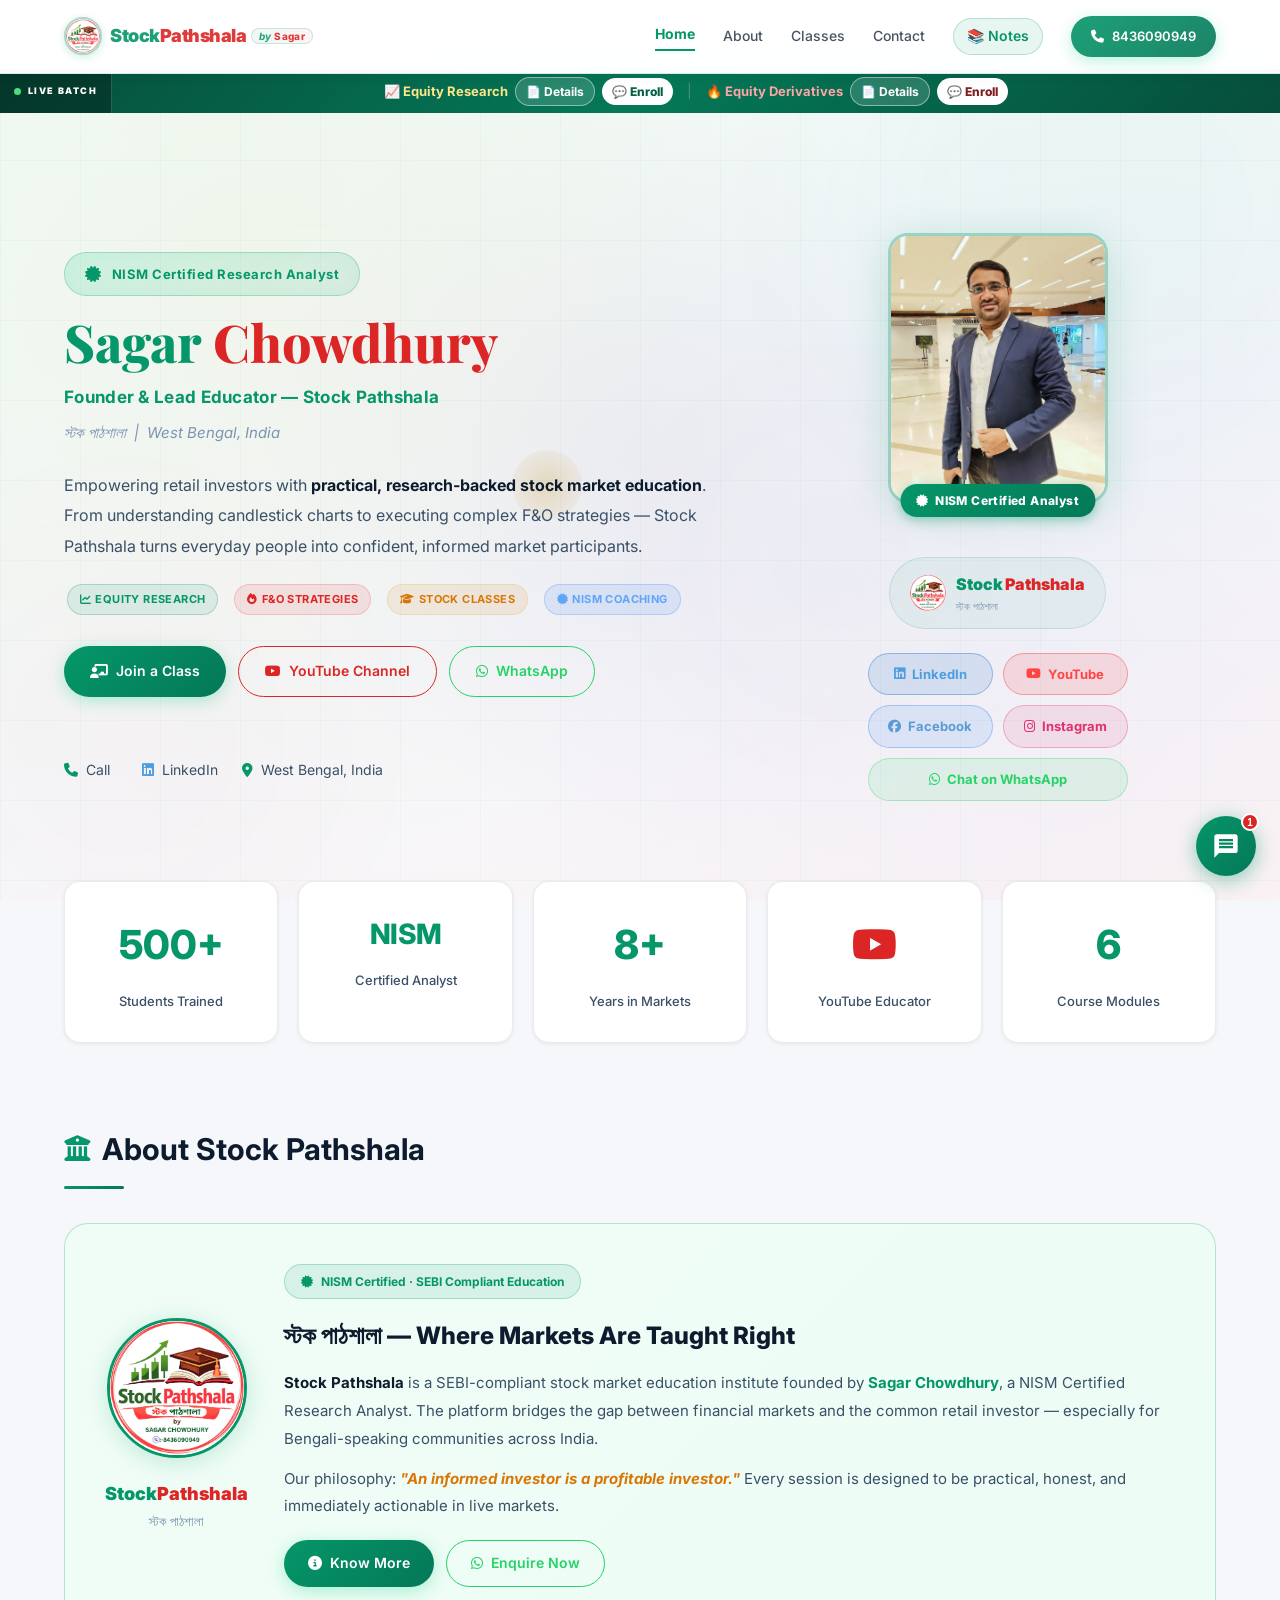
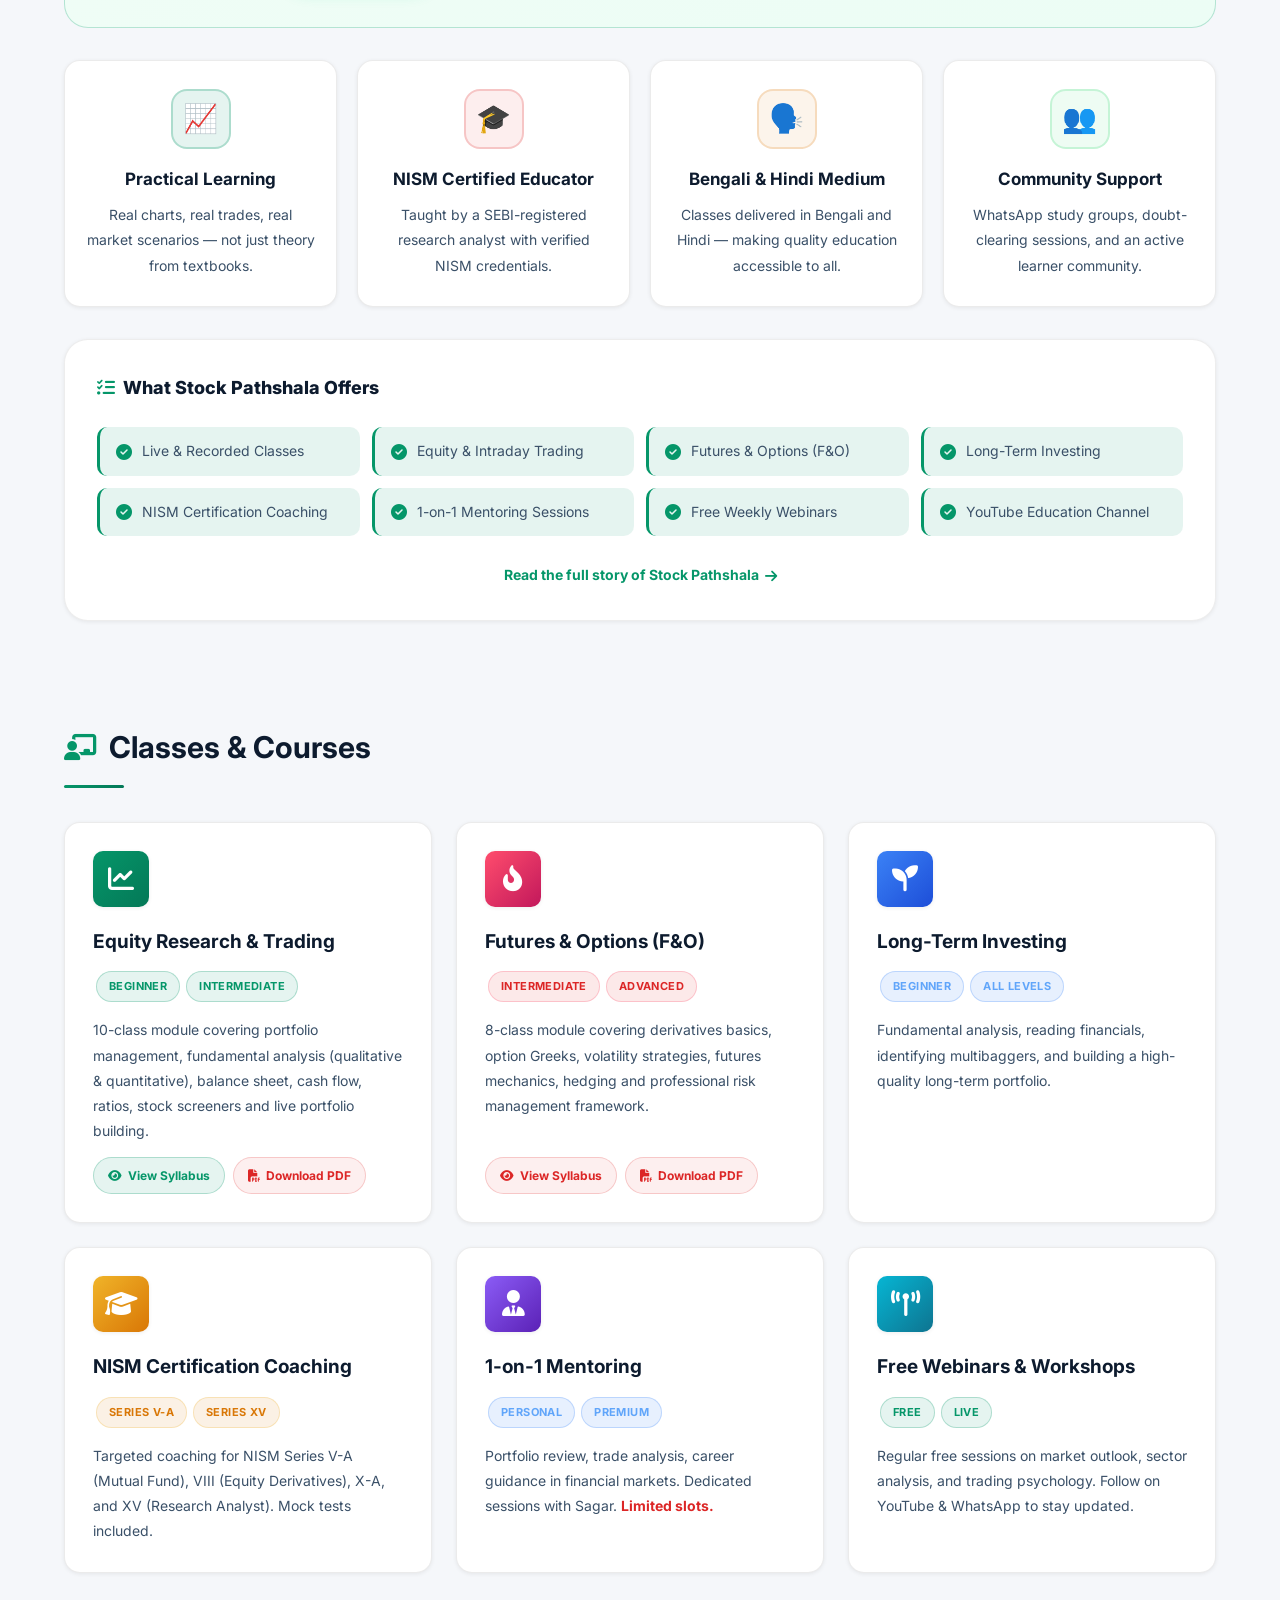
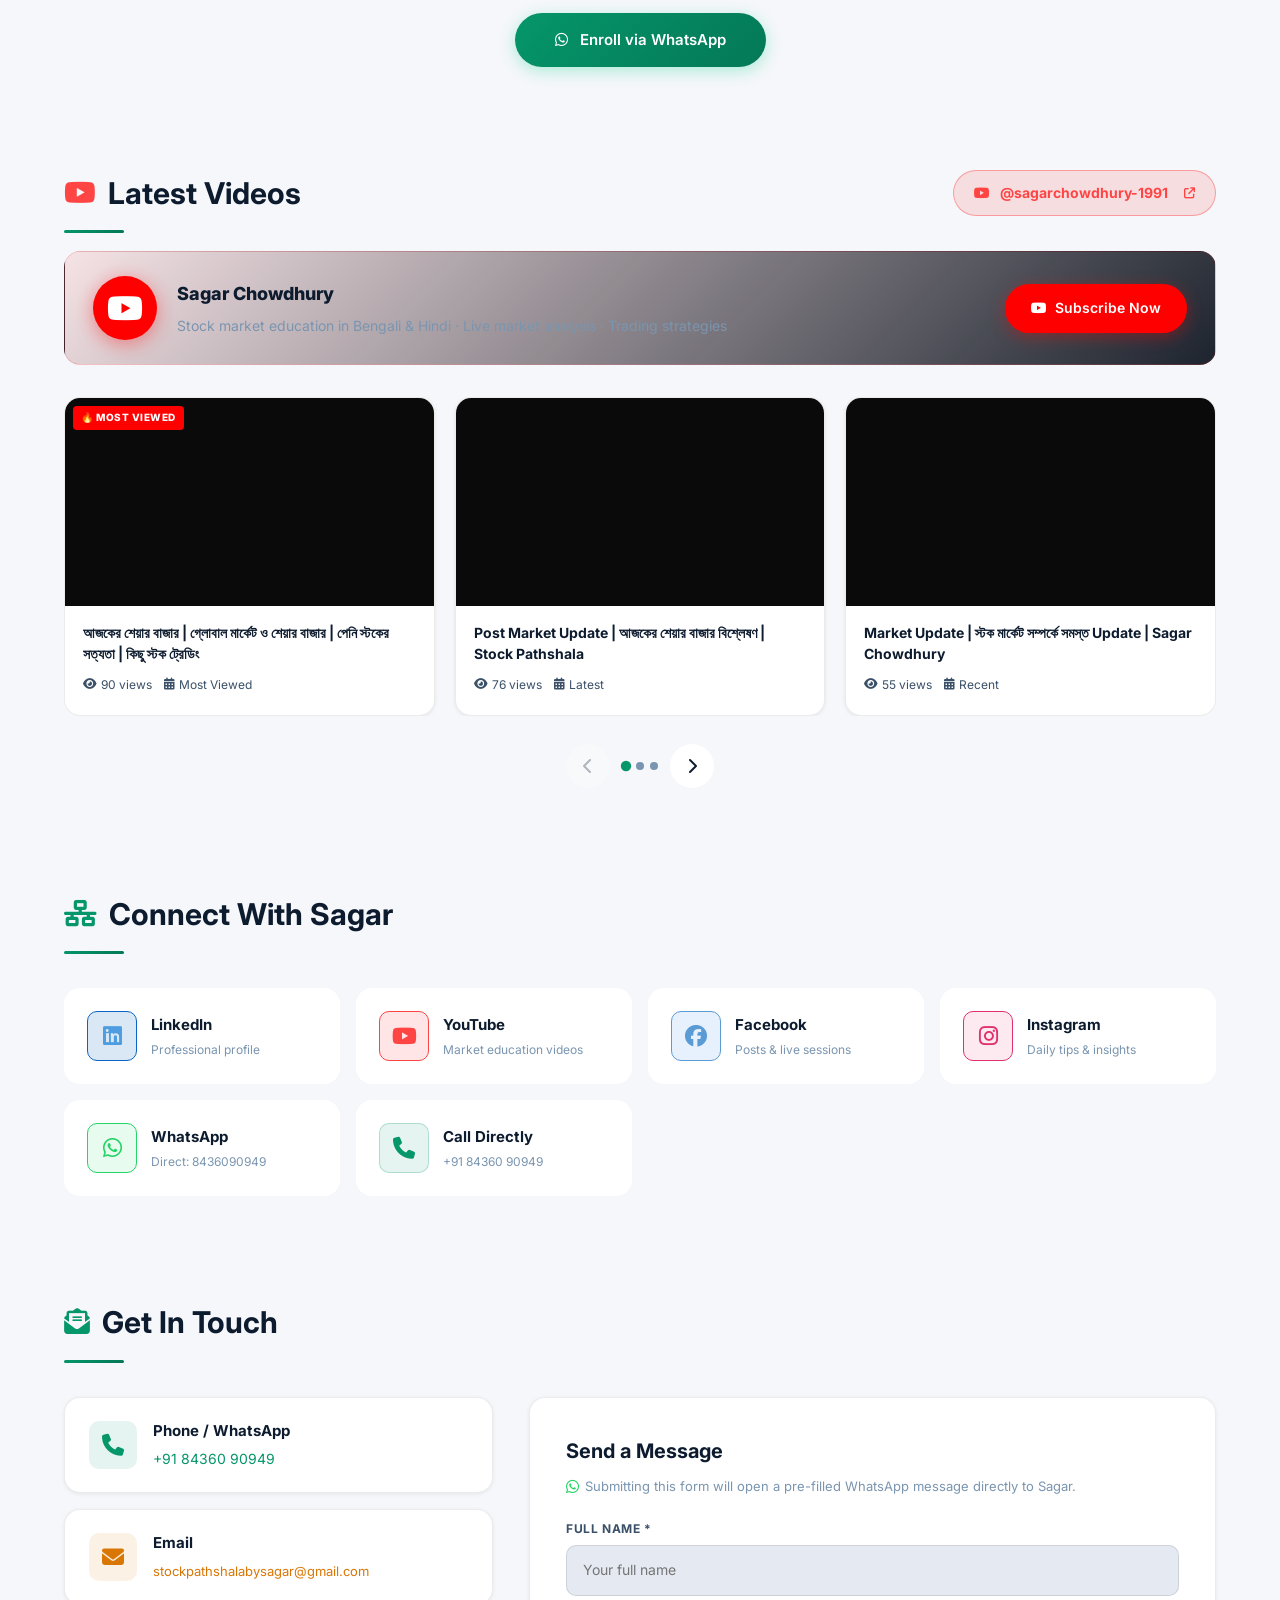
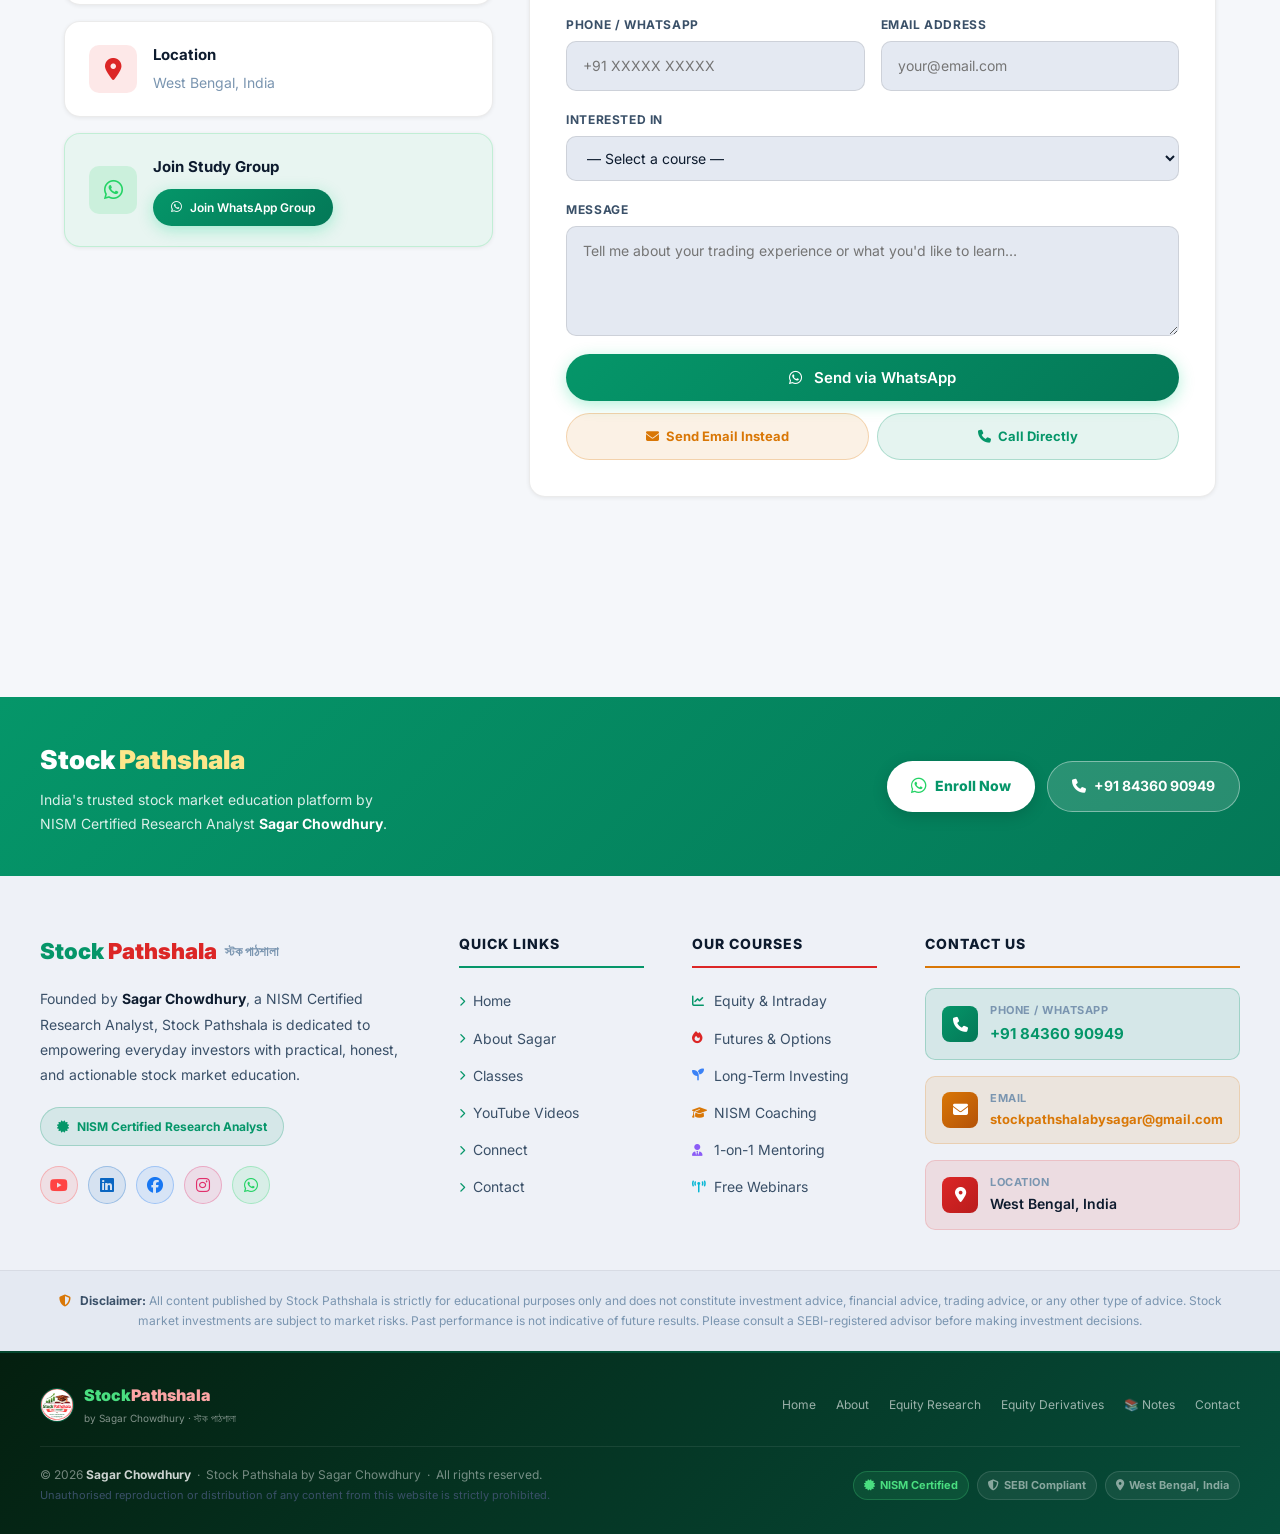
<file: index.html>
<!DOCTYPE html>
<html lang="en">
<head>
<meta charset="UTF-8">
<meta name="viewport" content="width=device-width, initial-scale=1.0">

<!-- ── Primary SEO ── -->
<title>Sagar Chowdhury | Stock Pathshala | NISM Certified Stock Market Classes Bengali Hindi</title>
<meta name="description" content="Sagar Chowdhury – NISM Certified Research Analyst & founder of Stock Pathshala (স্টক পাঠশালা). Join live stock market classes in Bengali & Hindi. Learn equity trading, F&O, long-term investing & NISM coaching. West Bengal, India.">
<meta name="keywords" content="Sagar Chowdhury, Stock Pathshala, স্টক পাঠশালা, NISM Certified Research Analyst, stock market classes Bengali, stock market classes Hindi, equity trading course West Bengal, F&O trading course India, NISM coaching, intraday trading classes, stock market education Bengal, share market course Bengali, stock pathshala by sagar, sagar chowdhury stock market">
<meta name="author" content="Sagar Chowdhury">
<meta name="robots" content="index, follow, max-snippet:-1, max-image-preview:large, max-video-preview:-1">
<meta name="googlebot" content="index, follow">
<meta name="theme-color" content="#059669">
<link rel="canonical" href="https://stockpathshalabysagar.com/">

<!-- ── Open Graph (Facebook / WhatsApp preview) ── -->
<meta property="og:type" content="website">
<meta property="og:site_name" content="Stock Pathshala by Sagar">
<meta property="og:title" content="Sagar Chowdhury | Stock Pathshala | NISM Certified Stock Market Classes">
<meta property="og:description" content="NISM Certified Research Analyst & founder of Stock Pathshala. Live stock market classes in Bengali & Hindi — equity, F&O, investing & NISM coaching. 500+ students trained.">
<meta property="og:url" content="https://stockpathshalabysagar.com/">
<meta property="og:image" content="https://stockpathshalabysagar.com/assets/sagar-profile.jpg">
<meta property="og:image:width" content="1200">
<meta property="og:image:height" content="630">
<meta property="og:image:alt" content="Sagar Chowdhury - NISM Certified Research Analyst, Stock Pathshala">
<meta property="og:locale" content="en_IN">

<!-- ── Twitter / X Card ── -->
<meta name="twitter:card" content="summary_large_image">
<meta name="twitter:title" content="Sagar Chowdhury | Stock Pathshala | NISM Certified Stock Market Classes">
<meta name="twitter:description" content="NISM Certified Research Analyst. Live stock market classes in Bengali & Hindi. Join 500+ students at Stock Pathshala.">
<meta name="twitter:image" content="https://stockpathshalabysagar.com/assets/sagar-profile.jpg">

<!-- ── Geo & Language ── -->
<meta name="geo.region" content="IN-WB">
<meta name="geo.placename" content="West Bengal, India">
<meta name="language" content="English">
<meta name="content-language" content="en-IN">

<!-- ── Structured Data: Person + EducationalOrganization ── -->
<script type="application/ld+json">
{
  "@context": "https://schema.org",
  "@graph": [
    {
      "@type": "Person",
      "@id": "https://stockpathshalabysagar.com/#sagar",
      "name": "Sagar Chowdhury",
      "jobTitle": "NISM Certified Research Analyst",
      "description": "Founder of Stock Pathshala, NISM Certified Research Analyst with 8+ years in Indian financial markets. Teaches stock market education in Bengali and Hindi.",
      "image": "https://stockpathshalabysagar.com/assets/sagar-profile.jpg",
      "url": "https://stockpathshalabysagar.com/",
      "sameAs": [
        "https://www.linkedin.com/in/sagar-chowdhury-507744264/",
        "https://www.youtube.com/@sagarchowdhury-1991",
        "https://www.facebook.com/sagar.chowdhury.794/",
        "https://www.instagram.com/sagarchowdhury1991?stkn=ZXVuc2k0c2N1cDV1"
      ],
      "address": {
        "@type": "PostalAddress",
        "addressRegion": "West Bengal",
        "addressCountry": "IN"
      },
      "knowsAbout": ["Stock Market", "Equity Trading", "Futures and Options", "NISM Certification", "Technical Analysis", "Fundamental Analysis"]
    },
    {
      "@type": "EducationalOrganization",
      "@id": "https://stockpathshalabysagar.com/#org",
      "name": "Stock Pathshala",
      "alternateName": "স্টক পাঠশালা",
      "description": "SEBI-compliant stock market education institute founded by Sagar Chowdhury. Offers courses on equity trading, F&O, long-term investing and NISM coaching in Bengali and Hindi.",
      "url": "https://stockpathshalabysagar.com/",
      "logo": "https://stockpathshalabysagar.com/assets/stock-pathshala-logo.png",
      "image": "https://stockpathshalabysagar.com/assets/stock-pathshala-logo.png",
      "founder": { "@id": "https://stockpathshalabysagar.com/#sagar" },
      "address": {
        "@type": "PostalAddress",
        "addressRegion": "West Bengal",
        "addressCountry": "IN"
      },
      "contactPoint": {
        "@type": "ContactPoint",
        "telephone": "+91-8436090949",
        "contactType": "customer support",
        "availableLanguage": ["Bengali", "Hindi", "English"]
      },
      "sameAs": [
        "https://www.facebook.com/sagar.chowdhury.794/",
        "https://www.youtube.com/@sagarchowdhury-1991"
      ]
    },
    {
      "@type": "WebSite",
      "@id": "https://stockpathshalabysagar.com/#website",
      "url": "https://stockpathshalabysagar.com/",
      "name": "Stock Pathshala by Sagar",
      "description": "Official website of Stock Pathshala — NISM Certified stock market education by Sagar Chowdhury",
      "publisher": { "@id": "https://stockpathshalabysagar.com/#org" },
      "potentialAction": {
        "@type": "SearchAction",
        "target": "https://stockpathshalabysagar.com/?q={search_term_string}",
        "query-input": "required name=search_term_string"
      }
    },
    {
      "@type": "ItemList",
      "name": "Stock Market Courses by Stock Pathshala",
      "itemListElement": [
        { "@type": "ListItem", "position": 1, "name": "Equity & Intraday Trading Course" },
        { "@type": "ListItem", "position": 2, "name": "Futures & Options (F&O) Course" },
        { "@type": "ListItem", "position": 3, "name": "Long-Term Investing Course" },
        { "@type": "ListItem", "position": 4, "name": "NISM Certification Coaching" },
        { "@type": "ListItem", "position": 5, "name": "1-on-1 Mentoring" },
        { "@type": "ListItem", "position": 6, "name": "Free Webinars & Workshops" }
      ]
    }
  ]
}
</script>
<link rel="icon" type="image/png" sizes="32x32" href="assets/stock-pathshala-logo.png">
<link rel="icon" type="image/png" sizes="16x16" href="assets/stock-pathshala-logo.png">
<link rel="shortcut icon" type="image/png" href="assets/stock-pathshala-logo.png">
<link rel="apple-touch-icon" href="assets/stock-pathshala-logo.png">
<link rel="manifest" href="site.webmanifest">
<link rel="stylesheet" href="https://cdnjs.cloudflare.com/ajax/libs/font-awesome/6.5.0/css/all.min.css">
<link rel="preconnect" href="https://fonts.googleapis.com">
<link rel="preconnect" href="https://fonts.gstatic.com" crossorigin>
<link href="https://fonts.googleapis.com/css2?family=Inter:wght@300;400;500;600;700;800;900&family=Playfair+Display:wght@700;800&display=swap" rel="stylesheet">
<link rel="stylesheet" href="tech-background.css">
<link rel="stylesheet" href="mobile-nav-fix.css">
<link rel="stylesheet" href="style.css">
</head>
<body>

<!-- ── Animated Background ── -->
<div class="tech-bg-container" style="background:linear-gradient(160deg,#f0fdf6 0%,#f5f7fa 60%,#fdf4f4 100%)">
  <div class="gradient-orb" style="background:radial-gradient(circle,rgba(5,150,105,0.12),transparent)"></div>
  <div class="gradient-orb" style="background:radial-gradient(circle,rgba(220,38,38,0.07),transparent)"></div>
  <div class="gradient-orb" style="background:radial-gradient(circle,rgba(217,119,6,0.06),transparent)"></div>
  <div class="floating-particle"></div><div class="floating-particle"></div>
  <div class="floating-particle"></div><div class="floating-particle"></div>
  <div class="mesh-overlay"></div>
  <div class="grid-pattern"></div>
  <div class="circuit-lines"><div class="circuit-line"></div><div class="circuit-line"></div></div>
</div>

<!-- ── Navigation ── -->
<nav id="mainNav" style="position:fixed;top:0;left:0;right:0;z-index:1000;
  background:rgba(255,255,255,0.97);backdrop-filter:blur(20px);
  border-bottom:1px solid rgba(5,150,105,0.15);padding:16px 0;
  box-shadow:0 1px 12px rgba(0,0,0,0.07);
  transition:all 0.3s ease">
  <div style="max-width:1200px;margin:auto;padding:0 24px;
    display:flex;justify-content:space-between;align-items:center">

    <!-- Brand -->
    <a href="index" style="display:flex;align-items:center;gap:8px;text-decoration:none;min-width:0;flex-shrink:1">
      <img src="assets/stock-pathshala-logo.png" alt="Stock Pathshala"
        style="width:38px;height:38px;border-radius:50%;object-fit:cover;
          border:2px solid rgba(5,150,105,0.4);box-shadow:0 2px 8px rgba(5,150,105,0.2);
          flex-shrink:0"
        onerror="this.style.display='none'">
      <div style="min-width:0">
        <div style="display:flex;align-items:center;gap:0;line-height:1;flex-wrap:nowrap">
          <span style="font-size:18px;font-weight:900;color:#059669;letter-spacing:-0.5px;white-space:nowrap">Stock</span>
          <span style="font-size:18px;font-weight:900;color:#dc2626;letter-spacing:-0.5px;white-space:nowrap">Pathshala</span>
          <span class="brand-by-pill" style="font-size:10px;font-weight:700;color:var(--text-muted);
            margin-left:5px;padding:2px 7px;
            background:linear-gradient(135deg,rgba(5,150,105,0.08),rgba(220,38,38,0.06));
            border:1px solid rgba(5,150,105,0.2);border-radius:20px;
            letter-spacing:0.4px;white-space:nowrap;font-style:italic">
            <span style="color:#059669">by</span>&nbsp;<span style="color:#dc2626;font-style:normal;font-weight:800">Sagar</span>
          </span>
        </div>
      </div>
    </a>

    <!-- Nav links -->
    <div style="display:flex;gap:28px;align-items:center">
      <a href="index" class="nav-link active" style="font-weight:700;font-size:14px">Home</a>
      <a href="about" class="nav-link" style="font-weight:500;font-size:14px">About</a>
      <a href="#classes" class="nav-link" style="font-weight:500;font-size:14px">Classes</a>
      <a href="#contact" class="nav-link" style="font-weight:500;font-size:14px">Contact</a>
      <a href="equity-notes" class="nav-link nav-notes-pill">📚 Notes</a>
      <a href="tel:+918436090949" class="btn primary" style="padding:9px 20px;font-size:13px">
        <i class="fas fa-phone"></i> 8436090949
      </a>
    </div>
  </div>
</nav>

<!-- ── Stock Ticker ── -->
<!-- ── Course Announcement Banner ── -->
<style>
.cb-wrap {
  display: flex;
  align-items: center;
  min-height: 44px;
  padding: 0;
}
.cb-label {
  display: flex;
  align-items: center;
  gap: 7px;
  padding: 0 14px;
  height: 100%;
  min-height: 44px;
  flex-shrink: 0;
  background: rgba(0,0,0,0.3);
  border-right: 1px solid rgba(255,255,255,0.18);
}
.cb-body {
  flex: 1;
  display: flex;
  align-items: center;
  justify-content: center;
  gap: 6px 14px;
  padding: 7px 12px;
  flex-wrap: nowrap;
}
.cb-course {
  display: flex;
  align-items: center;
  gap: 7px;
  flex-shrink: 0;
  flex-wrap: nowrap;
}
.cb-name {
  font-size: 13px;
  font-weight: 700;
  color: #fff;
  white-space: nowrap;
}
.cb-divider {
  color: rgba(255,255,255,0.25);
  font-size: 14px;
  flex-shrink: 0;
}
.cb-btn-outline {
  display: inline-flex;
  align-items: center;
  gap: 4px;
  font-size: 12px;
  font-weight: 700;
  color: #fff;
  padding: 3px 10px;
  background: rgba(255,255,255,0.15);
  border: 1.5px solid rgba(255,255,255,0.45);
  border-radius: 50px;
  text-decoration: none;
  white-space: nowrap;
}
.cb-btn-enroll-green {
  display: inline-flex;
  align-items: center;
  gap: 4px;
  font-size: 12px;
  font-weight: 800;
  color: #065f46;
  padding: 3px 10px;
  background: #fff;
  border-radius: 50px;
  text-decoration: none;
  white-space: nowrap;
}
.cb-btn-enroll-red {
  display: inline-flex;
  align-items: center;
  gap: 4px;
  font-size: 12px;
  font-weight: 800;
  color: #7f1d1d;
  padding: 3px 10px;
  background: #fff;
  border-radius: 50px;
  text-decoration: none;
  white-space: nowrap;
}
/* Mobile: stack into 2 rows, each row = name + buttons on one line */
@media (max-width: 640px) {
  .cb-body {
    flex-direction: column;
    align-items: stretch;
    gap: 5px;
    padding: 8px 10px;
  }
  .cb-divider { display: none; }
  .cb-course {
    justify-content: space-between;
    width: 100%;
  }
  .cb-name { font-size: 12px; }
  .cb-btn-outline,
  .cb-btn-enroll-green,
  .cb-btn-enroll-red { font-size: 11px; padding: 3px 9px; }
}
</style>

<div id="courseBanner" style="margin-top:69px;position:relative;z-index:10;
  background:linear-gradient(135deg,#064e3b 0%,#047857 50%,#064e3b 100%)">
  <div class="cb-wrap">

    <!-- Live Batch pill -->
    <div class="cb-label">
      <span style="width:7px;height:7px;border-radius:50%;background:#4ade80;
        flex-shrink:0;animation:livePulse 1.2s ease-in-out infinite"></span>
      <span style="font-size:9px;font-weight:900;color:#fff;letter-spacing:1.4px;
        white-space:nowrap;text-transform:uppercase">Live Batch</span>
    </div>

    <!-- Courses -->
    <div class="cb-body">

      <!-- Course 1 -->
      <div class="cb-course">
        <span class="cb-name">📈 <strong style="color:#fde68a">Equity Research</strong></span>
        <a href="course-equity-research" class="cb-btn-outline">📄 Details</a>
        <a href="https://wa.me/918436090949?text=Hi%20Sagar%2C%20I%20want%20to%20enroll%20in%20Equity%20Research%20and%20Trading"
          target="_blank" class="cb-btn-enroll-green">💬 Enroll</a>
      </div>

      <span class="cb-divider">|</span>

      <!-- Course 2 -->
      <div class="cb-course">
        <span class="cb-name">🔥 <strong style="color:#fca5a5">Equity Derivatives</strong></span>
        <a href="course-equity-derivatives" class="cb-btn-outline">📄 Details</a>
        <a href="https://wa.me/918436090949?text=Hi%20Sagar%2C%20I%20want%20to%20enroll%20in%20Equity%20Derivatives%20Trading%20and%20Planning"
          target="_blank" class="cb-btn-enroll-red">💬 Enroll</a>
      </div>

    </div>
  </div>
</div>

<div class="container">

<!-- ══════════════════════════════
     HERO
══════════════════════════════ -->
<section class="hero" style="margin-bottom:80px">

  <!-- LEFT -->
  <div>
    <div class="nism-badge">
      <i class="fas fa-certificate"></i>
      NISM Certified Research Analyst
    </div>

    <h1><span style="color:var(--green)">Sagar</span> <span style="color:var(--red)">Chowdhury</span></h1>
    <p style="font-size:17px;color:var(--green);font-weight:700;margin:10px 0 6px;letter-spacing:0.3px">
      Founder &amp; Lead Educator — Stock Pathshala
    </p>
    <p style="font-size:15px;color:var(--text-muted);margin-bottom:24px;font-style:italic">
      স্টক পাঠশালা &nbsp;|&nbsp; West Bengal, India
    </p>

    <p style="font-size:16px;line-height:1.9;color:var(--text-secondary);margin-bottom:20px">
      Empowering retail investors with <strong style="color:var(--text-primary)">practical, research-backed stock market education</strong>.
      From understanding candlestick charts to executing complex F&amp;O strategies —
      Stock Pathshala turns everyday people into confident, informed market participants.
    </p>

    <div style="display:flex;gap:10px;flex-wrap:wrap;margin-bottom:28px">
      <span class="tag green"><i class="fas fa-chart-line"></i> Equity Research</span>
      <span class="tag red"><i class="fas fa-fire"></i> F&amp;O Strategies</span>
      <span class="tag gold"><i class="fas fa-graduation-cap"></i> Stock Classes</span>
      <span class="tag blue"><i class="fas fa-certificate"></i> NISM Coaching</span>
    </div>

    <div style="display:flex;gap:12px;flex-wrap:wrap">
      <a href="#classes" class="btn primary"><i class="fas fa-chalkboard-teacher"></i> Join a Class</a>
      <a href="https://www.youtube.com/@sagarchowdhury-1991" target="_blank"
        class="btn outline-red"><i class="fab fa-youtube"></i> YouTube Channel</a>
      <a href="https://wa.me/918436090949?text=Hi%20Sagar%2C%20I%20want%20to%20enroll%20at%20Stock%20Pathshala"
        target="_blank" class="btn" style="color:#25d366;border-color:#25d366">
        <i class="fab fa-whatsapp"></i> WhatsApp
      </a>
    </div>

    <!-- Quick info -->
    <div style="display:flex;gap:24px;flex-wrap:wrap;margin-top:32px;
      padding-top:28px;border-top:1px solid rgba(255,255,255,0.07)">
      <a href="tel:+918436090949" style="display:flex;align-items:center;gap:8px;
        color:var(--text-secondary);font-size:14px">
        <i class="fas fa-phone" style="color:var(--green)"></i> <span>Call</span> <span id="hero-phone"></span>
      </a>
      <a href="https://www.linkedin.com/in/sagar-chowdhury-507744264/" target="_blank"
        style="display:flex;align-items:center;gap:8px;color:var(--text-secondary);font-size:14px">
        <i class="fab fa-linkedin" style="color:#4d9de0"></i> LinkedIn
      </a>
      <span style="display:flex;align-items:center;gap:8px;color:var(--text-secondary);font-size:14px">
        <i class="fas fa-map-marker-alt" style="color:var(--green)"></i> West Bengal, India
      </span>
    </div>
  </div>

  <!-- RIGHT — Logo + social -->
  <div class="hero-right">
    <!-- Profile Photo -->
    <div style="position:relative;margin-bottom:8px">
      <img src="assets/sagar-profile.jpg" alt="Sagar Chowdhury - NISM Research Analyst"
        style="width:220px;height:270px;object-fit:cover;object-position:top center;
          border-radius:20px;box-shadow:0 8px 40px rgba(5,150,105,0.2);
          border:3px solid rgba(5,150,105,0.35);display:block">
      <div style="position:absolute;bottom:-14px;left:50%;transform:translateX(-50%);
        white-space:nowrap;background:linear-gradient(135deg,#059669,#047857);
        color:#fff;font-size:12px;font-weight:800;padding:6px 16px;
        border-radius:50px;box-shadow:0 3px 12px rgba(5,150,105,0.4);letter-spacing:0.4px">
        <i class="fas fa-certificate"></i> &nbsp;NISM Certified Analyst
      </div>
    </div>
    <!-- Stock Pathshala Logo below photo -->
    <div style="margin-top:22px;display:flex;align-items:center;gap:10px;
      padding:12px 20px;background:rgba(5,150,105,0.06);
      border:1.5px solid rgba(5,150,105,0.15);border-radius:50px">
      <img src="assets/stock-pathshala-logo.png" alt="Stock Pathshala"
        style="width:36px;height:36px;border-radius:50%;object-fit:cover"
        onerror="this.style.display='none'">
      <div>
        <div style="display:flex;gap:2px">
          <span style="font-size:16px;font-weight:900;color:var(--green)">Stock</span>
          <span style="font-size:16px;font-weight:900;color:var(--red)">Pathshala</span>
        </div>
        <div style="font-size:10px;color:var(--text-muted);font-weight:500">স্টক পাঠশালা</div>
      </div>
    </div>

    <!-- Social grid -->
    <div style="display:grid;grid-template-columns:1fr 1fr;gap:10px;width:100%;max-width:260px">
      <a href="https://www.linkedin.com/in/sagar-chowdhury-507744264/" target="_blank"
        class="soc-btn soc-li" style="justify-content:center">
        <i class="fab fa-linkedin"></i> LinkedIn</a>
      <a href="https://www.youtube.com/@sagarchowdhury-1991" target="_blank"
        class="soc-btn soc-yt" style="justify-content:center">
        <i class="fab fa-youtube"></i> YouTube</a>
      <a href="https://www.facebook.com/sagar.chowdhury.794/" target="_blank"
        class="soc-btn soc-fb" style="justify-content:center">
        <i class="fab fa-facebook"></i> Facebook</a>
      <a href="https://www.instagram.com/sagarchowdhury1991?stkn=ZXVuc2k0c2N1cDV1" target="_blank"
        class="soc-btn soc-ig" style="justify-content:center">
        <i class="fab fa-instagram"></i> Instagram</a>
      <a href="https://wa.me/918436090949" target="_blank"
        class="soc-btn soc-wa" style="justify-content:center;grid-column:span 2">
        <i class="fab fa-whatsapp"></i> Chat on WhatsApp</a>
    </div>
  </div>
</section>

<!-- ══════════════════════════════
     STATS
══════════════════════════════ -->
<section style="margin-bottom:80px">
  <div class="stats-grid">
    <div class="stat-card">
      <span class="stat-number">500+</span>
      <span class="stat-label">Students Trained</span>
    </div>
    <div class="stat-card">
      <span class="stat-number" style="font-size:28px;letter-spacing:-0.5px">NISM</span>
      <span class="stat-label">Certified Analyst</span>
    </div>
    <div class="stat-card">
      <span class="stat-number">8+</span>
      <span class="stat-label">Years in Markets</span>
    </div>
    <div class="stat-card">
      <span class="stat-number" style="color:var(--red)"><i class="fab fa-youtube"></i></span>
      <span class="stat-label">YouTube Educator</span>
    </div>
    <div class="stat-card">
      <span class="stat-number">6</span>
      <span class="stat-label">Course Modules</span>
    </div>
  </div>
</section>

<!-- ══════════════════════════════
     ABOUT STOCK PATHSHALA
══════════════════════════════ -->
<section id="about-sp">
  <h2><i class="fas fa-university" style="color:var(--green);font-size:26px"></i> About Stock Pathshala</h2>

  <!-- Hero card -->
  <div style="background:linear-gradient(135deg,#f0fdf6,#ecfdf5);border:1.5px solid var(--green-border);
    border-radius:var(--radius-xl);padding:40px;margin-bottom:32px;
    display:grid;grid-template-columns:auto 1fr;gap:36px;align-items:center">
    <div style="text-align:center">
      <img src="assets/stock-pathshala-logo.png" alt="Stock Pathshala"
        style="width:140px;height:140px;border-radius:50%;object-fit:cover;
          border:3px solid var(--green);box-shadow:0 4px 24px rgba(5,150,105,0.2)"
        onerror="this.style.display='none'">
      <div style="margin-top:12px;font-size:18px;font-weight:900;color:var(--green)">Stock<span style="color:var(--red)">Pathshala</span></div>
      <div style="font-size:13px;color:var(--text-muted)">স্টক পাঠশালা</div>
    </div>
    <div>
      <div style="display:inline-flex;align-items:center;gap:8px;padding:6px 16px;
        background:var(--green-soft);border:1.5px solid var(--green-border);
        border-radius:50px;color:var(--green);font-size:12px;font-weight:700;margin-bottom:16px">
        <i class="fas fa-certificate"></i> NISM Certified · SEBI Compliant Education
      </div>
      <h3 style="font-size:24px;font-weight:800;color:var(--text-primary);margin-bottom:12px">
        স্টক পাঠশালা — Where Markets Are Taught Right
      </h3>
      <p style="font-size:15px;line-height:1.85;color:var(--text-secondary);margin-bottom:12px">
        <strong style="color:var(--text-primary)">Stock Pathshala</strong> is a SEBI-compliant stock market education institute
        founded by <strong style="color:var(--green)">Sagar Chowdhury</strong>, a NISM Certified Research Analyst.
        The platform bridges the gap between financial markets and the common retail investor —
        especially for Bengali-speaking communities across India.
      </p>
      <p style="font-size:15px;line-height:1.85;color:var(--text-secondary)">
        Our philosophy: <em style="color:var(--gold);font-weight:700">"An informed investor is a profitable investor."</em>
        Every session is designed to be practical, honest, and immediately actionable in live markets.
      </p>
      <div style="display:flex;gap:12px;flex-wrap:wrap;margin-top:20px">
        <a href="about" class="btn primary" style="padding:10px 24px;font-size:14px">
          <i class="fas fa-info-circle"></i> Know More
        </a>
        <a href="https://wa.me/918436090949?text=Hi%20Sagar%2C%20tell%20me%20about%20Stock%20Pathshala"
          target="_blank" class="btn" style="color:#25d366;border-color:#25d366;padding:10px 24px;font-size:14px">
          <i class="fab fa-whatsapp"></i> Enquire Now
        </a>
      </div>
    </div>
  </div>

  <!-- 4 pillars -->
  <div style="display:grid;grid-template-columns:repeat(auto-fit,minmax(260px,1fr));gap:20px;margin-bottom:32px">
    <div class="card" style="text-align:center;padding:28px 20px">
      <div style="width:60px;height:60px;background:var(--green-soft);border:2px solid var(--green-border);
        border-radius:var(--radius-lg);display:flex;align-items:center;justify-content:center;
        font-size:28px;margin:0 auto 16px">📈</div>
      <h3 style="font-size:17px;margin-bottom:8px">Practical Learning</h3>
      <p style="font-size:14px">Real charts, real trades, real market scenarios — not just theory from textbooks.</p>
    </div>
    <div class="card" style="text-align:center;padding:28px 20px">
      <div style="width:60px;height:60px;background:rgba(220,38,38,0.08);border:2px solid rgba(220,38,38,0.2);
        border-radius:var(--radius-lg);display:flex;align-items:center;justify-content:center;
        font-size:28px;margin:0 auto 16px">🎓</div>
      <h3 style="font-size:17px;margin-bottom:8px">NISM Certified Educator</h3>
      <p style="font-size:14px">Taught by a SEBI-registered research analyst with verified NISM credentials.</p>
    </div>
    <div class="card" style="text-align:center;padding:28px 20px">
      <div style="width:60px;height:60px;background:rgba(217,119,6,0.08);border:2px solid rgba(217,119,6,0.2);
        border-radius:var(--radius-lg);display:flex;align-items:center;justify-content:center;
        font-size:28px;margin:0 auto 16px">🗣️</div>
      <h3 style="font-size:17px;margin-bottom:8px">Bengali &amp; Hindi Medium</h3>
      <p style="font-size:14px">Classes delivered in Bengali and Hindi — making quality education accessible to all.</p>
    </div>
    <div class="card" style="text-align:center;padding:28px 20px">
      <div style="width:60px;height:60px;background:rgba(37,211,102,0.08);border:2px solid rgba(37,211,102,0.2);
        border-radius:var(--radius-lg);display:flex;align-items:center;justify-content:center;
        font-size:28px;margin:0 auto 16px">👥</div>
      <h3 style="font-size:17px;margin-bottom:8px">Community Support</h3>
      <p style="font-size:14px">WhatsApp study groups, doubt-clearing sessions, and an active learner community.</p>
    </div>
  </div>

  <!-- What we offer strip -->
  <div style="background:var(--bg-card);border:1px solid rgba(0,0,0,0.07);
    border-radius:var(--radius-xl);padding:32px;box-shadow:var(--shadow-sm)">
    <h3 style="font-size:18px;font-weight:800;margin-bottom:24px;color:var(--text-primary)">
      <i class="fas fa-list-check" style="color:var(--green)"></i> &nbsp;What Stock Pathshala Offers
    </h3>
    <div style="display:grid;grid-template-columns:repeat(auto-fit,minmax(220px,1fr));gap:12px">
      <div style="display:flex;align-items:center;gap:10px;padding:12px 16px;
        background:var(--green-soft);border-radius:var(--radius-md);border-left:3px solid var(--green)">
        <i class="fas fa-check-circle" style="color:var(--green);flex-shrink:0"></i>
        <span style="font-size:14px;color:var(--text-secondary)">Live &amp; Recorded Classes</span>
      </div>
      <div style="display:flex;align-items:center;gap:10px;padding:12px 16px;
        background:var(--green-soft);border-radius:var(--radius-md);border-left:3px solid var(--green)">
        <i class="fas fa-check-circle" style="color:var(--green);flex-shrink:0"></i>
        <span style="font-size:14px;color:var(--text-secondary)">Equity &amp; Intraday Trading</span>
      </div>
      <div style="display:flex;align-items:center;gap:10px;padding:12px 16px;
        background:var(--green-soft);border-radius:var(--radius-md);border-left:3px solid var(--green)">
        <i class="fas fa-check-circle" style="color:var(--green);flex-shrink:0"></i>
        <span style="font-size:14px;color:var(--text-secondary)">Futures &amp; Options (F&amp;O)</span>
      </div>
      <div style="display:flex;align-items:center;gap:10px;padding:12px 16px;
        background:var(--green-soft);border-radius:var(--radius-md);border-left:3px solid var(--green)">
        <i class="fas fa-check-circle" style="color:var(--green);flex-shrink:0"></i>
        <span style="font-size:14px;color:var(--text-secondary)">Long-Term Investing</span>
      </div>
      <div style="display:flex;align-items:center;gap:10px;padding:12px 16px;
        background:var(--green-soft);border-radius:var(--radius-md);border-left:3px solid var(--green)">
        <i class="fas fa-check-circle" style="color:var(--green);flex-shrink:0"></i>
        <span style="font-size:14px;color:var(--text-secondary)">NISM Certification Coaching</span>
      </div>
      <div style="display:flex;align-items:center;gap:10px;padding:12px 16px;
        background:var(--green-soft);border-radius:var(--radius-md);border-left:3px solid var(--green)">
        <i class="fas fa-check-circle" style="color:var(--green);flex-shrink:0"></i>
        <span style="font-size:14px;color:var(--text-secondary)">1-on-1 Mentoring Sessions</span>
      </div>
      <div style="display:flex;align-items:center;gap:10px;padding:12px 16px;
        background:var(--green-soft);border-radius:var(--radius-md);border-left:3px solid var(--green)">
        <i class="fas fa-check-circle" style="color:var(--green);flex-shrink:0"></i>
        <span style="font-size:14px;color:var(--text-secondary)">Free Weekly Webinars</span>
      </div>
      <div style="display:flex;align-items:center;gap:10px;padding:12px 16px;
        background:var(--green-soft);border-radius:var(--radius-md);border-left:3px solid var(--green)">
        <i class="fas fa-check-circle" style="color:var(--green);flex-shrink:0"></i>
        <span style="font-size:14px;color:var(--text-secondary)">YouTube Education Channel</span>
      </div>
    </div>
    <div style="text-align:center;margin-top:24px">
      <a href="about" style="color:var(--green);font-weight:700;font-size:14px;
        text-decoration:none;display:inline-flex;align-items:center;gap:6px">
        Read the full story of Stock Pathshala <i class="fas fa-arrow-right"></i>
      </a>
    </div>
  </div>
</section>

<!-- ══════════════════════════════
     CLASSES
══════════════════════════════ -->
<section id="classes">
  <h2><i class="fas fa-chalkboard-teacher" style="color:var(--green);font-size:26px"></i> Classes &amp; Courses</h2>
  <div class="grid-3">

    <div class="card">
      <div class="service-icon" style="background:var(--gradient-green)">
        <i class="fas fa-chart-line"></i></div>
      <h3>Equity Research &amp; Trading</h3>
      <div style="margin-bottom:12px">
        <span class="tag green">Beginner</span><span class="tag green">Intermediate</span>
      </div>
      <p style="font-size:14px">10-class module covering portfolio management, fundamental analysis (qualitative &amp; quantitative), balance sheet, cash flow, ratios, stock screeners and live portfolio building.</p>
      <div style="display:flex;gap:8px;flex-wrap:wrap;margin-top:auto;padding-top:14px">
        <a href="course-equity-research"
          style="display:inline-flex;align-items:center;gap:6px;padding:7px 14px;
            background:var(--green-soft);border:1.5px solid var(--green-border);
            border-radius:50px;color:var(--green);font-size:12px;font-weight:700;text-decoration:none;transition:all 0.2s"
          onmouseover="this.style.background='var(--green)';this.style.color='#fff'"
          onmouseout="this.style.background='var(--green-soft)';this.style.color='var(--green)'">
          <i class="fas fa-eye"></i> View Syllabus
        </a>
        <a href="course-equity-research" onclick="window.open(this.href);setTimeout(()=>window.frames[0] && window.frames[0].print(),1000);return false;"
          style="display:inline-flex;align-items:center;gap:6px;padding:7px 14px;
            background:rgba(220,38,38,0.07);border:1.5px solid rgba(220,38,38,0.2);
            border-radius:50px;color:var(--red);font-size:12px;font-weight:700;text-decoration:none;transition:all 0.2s"
          onmouseover="this.style.background='var(--red)';this.style.color='#fff'"
          onmouseout="this.style.background='rgba(220,38,38,0.07)';this.style.color='var(--red)'">
          <i class="fas fa-file-pdf"></i> Download PDF
        </a>
      </div>
    </div>

    <div class="card">
      <div class="service-icon" style="background:linear-gradient(135deg,#ff4d6d,#c2185b)">
        <i class="fas fa-fire-flame-curved"></i></div>
      <h3>Futures &amp; Options (F&amp;O)</h3>
      <div style="margin-bottom:12px">
        <span class="tag red">Intermediate</span><span class="tag red">Advanced</span>
      </div>
      <p style="font-size:14px">8-class module covering derivatives basics, option Greeks, volatility strategies, futures mechanics, hedging and professional risk management framework.</p>
      <div style="display:flex;gap:8px;flex-wrap:wrap;margin-top:auto;padding-top:14px">
        <a href="course-equity-derivatives"
          style="display:inline-flex;align-items:center;gap:6px;padding:7px 14px;
            background:rgba(220,38,38,0.07);border:1.5px solid rgba(220,38,38,0.2);
            border-radius:50px;color:var(--red);font-size:12px;font-weight:700;text-decoration:none;transition:all 0.2s"
          onmouseover="this.style.background='var(--red)';this.style.color='#fff'"
          onmouseout="this.style.background='rgba(220,38,38,0.07)';this.style.color='var(--red)'">
          <i class="fas fa-eye"></i> View Syllabus
        </a>
        <a href="course-equity-derivatives" onclick="window.open(this.href);setTimeout(()=>window.frames[0] && window.frames[0].print(),1000);return false;"
          style="display:inline-flex;align-items:center;gap:6px;padding:7px 14px;
            background:rgba(220,38,38,0.07);border:1.5px solid rgba(220,38,38,0.2);
            border-radius:50px;color:var(--red);font-size:12px;font-weight:700;text-decoration:none;transition:all 0.2s"
          onmouseover="this.style.background='var(--red)';this.style.color='#fff'"
          onmouseout="this.style.background='rgba(220,38,38,0.07)';this.style.color='var(--red)'">
          <i class="fas fa-file-pdf"></i> Download PDF
        </a>
      </div>
    </div>

    <div class="card">
      <div class="service-icon" style="background:linear-gradient(135deg,#3b82f6,#1d4ed8)">
        <i class="fas fa-seedling"></i></div>
      <h3>Long-Term Investing</h3>
      <div style="margin-bottom:12px">
        <span class="tag blue">Beginner</span><span class="tag blue">All Levels</span>
      </div>
      <p style="font-size:14px">Fundamental analysis, reading financials, identifying multibaggers, and building a high-quality long-term portfolio.</p>
    </div>

    <div class="card">
      <div class="service-icon" style="background:linear-gradient(135deg,#f0b429,#d97706)">
        <i class="fas fa-graduation-cap"></i></div>
      <h3>NISM Certification Coaching</h3>
      <div style="margin-bottom:12px">
        <span class="tag gold">Series V-A</span><span class="tag gold">Series XV</span>
      </div>
      <p style="font-size:14px">Targeted coaching for NISM Series V-A (Mutual Fund), VIII (Equity Derivatives), X-A, and XV (Research Analyst). Mock tests included.</p>
    </div>

    <div class="card">
      <div class="service-icon" style="background:linear-gradient(135deg,#8b5cf6,#5b21b6)">
        <i class="fas fa-user-tie"></i></div>
      <h3>1-on-1 Mentoring</h3>
      <div style="margin-bottom:12px">
        <span class="tag blue">Personal</span><span class="tag blue">Premium</span>
      </div>
      <p style="font-size:14px">Portfolio review, trade analysis, career guidance in financial markets. Dedicated sessions with Sagar. <strong style="color:var(--red)">Limited slots.</strong></p>
    </div>

    <div class="card">
      <div class="service-icon" style="background:linear-gradient(135deg,#06b6d4,#0e7490)">
        <i class="fas fa-broadcast-tower"></i></div>
      <h3>Free Webinars &amp; Workshops</h3>
      <div style="margin-bottom:12px">
        <span class="tag green">Free</span><span class="tag green">Live</span>
      </div>
      <p style="font-size:14px">Regular free sessions on market outlook, sector analysis, and trading psychology. Follow on YouTube &amp; WhatsApp to stay updated.</p>
    </div>

  </div>
  <div style="text-align:center;margin-top:40px">
    <a href="https://wa.me/918436090949?text=Hi%20Sagar%2C%20I%20want%20to%20enroll%20in%20a%20Stock%20Pathshala%20course"
      target="_blank" class="btn primary" style="font-size:15px;padding:14px 40px">
      <i class="fab fa-whatsapp"></i> &nbsp;Enroll via WhatsApp
    </a>
  </div>
</section>

<!-- ══════════════════════════════
     YOUTUBE CAROUSEL
══════════════════════════════ -->
<section id="youtube">
  <div class="yt-section-header">
    <h2 style="margin-bottom:0"><i class="fab fa-youtube" style="color:#ff4444;font-size:28px"></i> Latest Videos</h2>
    <a href="https://www.youtube.com/@sagarchowdhury-1991" target="_blank" class="yt-channel-pill">
      <i class="fab fa-youtube"></i> @sagarchowdhury-1991 &nbsp;<i class="fas fa-arrow-up-right-from-square" style="font-size:11px"></i>
    </a>
  </div>

  <!-- Channel banner -->
  <div style="background:linear-gradient(135deg,rgba(255,0,0,0.08),rgba(6,13,24,0.9));
    border:1px solid rgba(255,0,0,0.15);border-radius:var(--radius-lg);
    padding:24px 28px;margin-bottom:32px;
    display:flex;align-items:center;gap:20px;flex-wrap:wrap">
    <div style="width:64px;height:64px;background:#ff0000;border-radius:50%;
      display:flex;align-items:center;justify-content:center;
      font-size:32px;color:#fff;flex-shrink:0;
      box-shadow:0 4px 20px rgba(255,0,0,0.4)">
      <i class="fab fa-youtube"></i>
    </div>
    <div style="flex:1;min-width:200px">
      <div style="font-size:18px;font-weight:800;color:var(--text-primary);margin-bottom:4px">
        Sagar Chowdhury
      </div>
      <div style="font-size:14px;color:var(--text-muted)">
        Stock market education in Bengali &amp; Hindi · Live market analysis · Trading strategies
      </div>
    </div>
    <a href="https://www.youtube.com/@sagarchowdhury-1991" target="_blank"
      class="btn" style="background:#ff0000;color:#fff;border:none;
      box-shadow:0 4px 16px rgba(255,0,0,0.35);font-size:14px">
      <i class="fab fa-youtube"></i> Subscribe Now
    </a>
  </div>

  <!-- Carousel -->
  <div class="carousel-container">
    <div class="carousel-track-wrap">
      <div class="carousel-track" id="ytCarousel">
        <!-- Videos inserted by JS -->
        <div class="yt-loading" style="min-width:100%;justify-content:center">
          <i class="fas fa-spinner fa-spin" style="color:#ff4444;font-size:24px"></i>
          <span>Loading latest videos…</span>
        </div>
      </div>
    </div>
    <div class="carousel-controls">
      <button class="carousel-btn" id="prevBtn" onclick="carouselMove(-1)" disabled>
        <i class="fas fa-chevron-left"></i>
      </button>
      <div class="carousel-dots" id="carouselDots"></div>
      <button class="carousel-btn" id="nextBtn" onclick="carouselMove(1)">
        <i class="fas fa-chevron-right"></i>
      </button>
    </div>
  </div>
</section>

<!-- ══════════════════════════════
     FACEBOOK
══════════════════════════════ -->


<!-- ══════════════════════════════
     CONNECT
══════════════════════════════ -->
<section id="connect">
  <h2><i class="fas fa-network-wired" style="color:var(--green);font-size:26px"></i> Connect With Sagar</h2>
  <div style="display:grid;grid-template-columns:repeat(auto-fit,minmax(240px,1fr));gap:16px">

    <a href="https://www.linkedin.com/in/sagar-chowdhury-507744264/" target="_blank"
      style="display:block;padding:22px;background:var(--bg-card);border-radius:var(--radius-lg);
        border:1px solid rgba(255,255,255,0.06);transition:all 0.3s;text-decoration:none"
      onmouseover="this.style.borderColor='#4d9de0';this.style.transform='translateY(-5px)'"
      onmouseout="this.style.borderColor='rgba(255,255,255,0.06)';this.style.transform='translateY(0)'">
      <div style="display:flex;align-items:center;gap:14px">
        <div style="width:50px;height:50px;background:rgba(10,102,194,0.15);
          border:1.5px solid #0a66c2;border-radius:var(--radius-md);
          display:flex;align-items:center;justify-content:center;font-size:22px;color:#4d9de0">
          <i class="fab fa-linkedin"></i></div>
        <div>
          <div style="font-weight:700;color:var(--text-primary);font-size:15px">LinkedIn</div>
          <div style="font-size:12px;color:var(--text-muted)">Professional profile</div>
        </div>
      </div>
    </a>

    <a href="https://www.youtube.com/@sagarchowdhury-1991" target="_blank"
      style="display:block;padding:22px;background:var(--bg-card);border-radius:var(--radius-lg);
        border:1px solid rgba(255,255,255,0.06);transition:all 0.3s;text-decoration:none"
      onmouseover="this.style.borderColor='#ff4444';this.style.transform='translateY(-5px)'"
      onmouseout="this.style.borderColor='rgba(255,255,255,0.06)';this.style.transform='translateY(0)'">
      <div style="display:flex;align-items:center;gap:14px">
        <div style="width:50px;height:50px;background:rgba(255,0,0,0.1);
          border:1.5px solid #ff4444;border-radius:var(--radius-md);
          display:flex;align-items:center;justify-content:center;font-size:22px;color:#ff4444">
          <i class="fab fa-youtube"></i></div>
        <div>
          <div style="font-weight:700;color:var(--text-primary);font-size:15px">YouTube</div>
          <div style="font-size:12px;color:var(--text-muted)">Market education videos</div>
        </div>
      </div>
    </a>

    <a href="https://www.facebook.com/sagar.chowdhury.794/" target="_blank"
      style="display:block;padding:22px;background:var(--bg-card);border-radius:var(--radius-lg);
        border:1px solid rgba(255,255,255,0.06);transition:all 0.3s;text-decoration:none"
      onmouseover="this.style.borderColor='#5b9bd5';this.style.transform='translateY(-5px)'"
      onmouseout="this.style.borderColor='rgba(255,255,255,0.06)';this.style.transform='translateY(0)'">
      <div style="display:flex;align-items:center;gap:14px">
        <div style="width:50px;height:50px;background:rgba(24,119,242,0.1);
          border:1.5px solid #5b9bd5;border-radius:var(--radius-md);
          display:flex;align-items:center;justify-content:center;font-size:22px;color:#5b9bd5">
          <i class="fab fa-facebook"></i></div>
        <div>
          <div style="font-weight:700;color:var(--text-primary);font-size:15px">Facebook</div>
          <div style="font-size:12px;color:var(--text-muted)">Posts &amp; live sessions</div>
        </div>
      </div>
    </a>

    <a href="https://www.instagram.com/sagarchowdhury1991?stkn=ZXVuc2k0c2N1cDV1" target="_blank"
      style="display:block;padding:22px;background:var(--bg-card);border-radius:var(--radius-lg);
        border:1px solid rgba(255,255,255,0.06);transition:all 0.3s;text-decoration:none"
      onmouseover="this.style.borderColor='#e1306c';this.style.transform='translateY(-5px)'"
      onmouseout="this.style.borderColor='rgba(255,255,255,0.06)';this.style.transform='translateY(0)'">
      <div style="display:flex;align-items:center;gap:14px">
        <div style="width:50px;height:50px;background:rgba(225,48,108,0.1);
          border:1.5px solid #e1306c;border-radius:var(--radius-md);
          display:flex;align-items:center;justify-content:center;font-size:22px;color:#e1306c">
          <i class="fab fa-instagram"></i></div>
        <div>
          <div style="font-weight:700;color:var(--text-primary);font-size:15px">Instagram</div>
          <div style="font-size:12px;color:var(--text-muted)">Daily tips &amp; insights</div>
        </div>
      </div>
    </a>

    <a href="https://wa.me/918436090949" target="_blank"
      style="display:block;padding:22px;background:var(--bg-card);border-radius:var(--radius-lg);
        border:1px solid rgba(255,255,255,0.06);transition:all 0.3s;text-decoration:none"
      onmouseover="this.style.borderColor='#25d366';this.style.transform='translateY(-5px)'"
      onmouseout="this.style.borderColor='rgba(255,255,255,0.06)';this.style.transform='translateY(0)'">
      <div style="display:flex;align-items:center;gap:14px">
        <div style="width:50px;height:50px;background:rgba(37,211,102,0.1);
          border:1.5px solid #25d366;border-radius:var(--radius-md);
          display:flex;align-items:center;justify-content:center;font-size:22px;color:#25d366">
          <i class="fab fa-whatsapp"></i></div>
        <div>
          <div style="font-weight:700;color:var(--text-primary);font-size:15px">WhatsApp</div>
          <div style="font-size:12px;color:var(--text-muted)">Direct: 8436090949</div>
        </div>
      </div>
    </a>

    <a href="tel:+918436090949"
      style="display:block;padding:22px;background:var(--bg-card);border-radius:var(--radius-lg);
        border:1px solid rgba(255,255,255,0.06);transition:all 0.3s;text-decoration:none"
      onmouseover="this.style.borderColor='var(--green)';this.style.transform='translateY(-5px)'"
      onmouseout="this.style.borderColor='rgba(255,255,255,0.06)';this.style.transform='translateY(0)'">
      <div style="display:flex;align-items:center;gap:14px">
        <div style="width:50px;height:50px;background:var(--green-soft);
          border:1.5px solid var(--green-border);border-radius:var(--radius-md);
          display:flex;align-items:center;justify-content:center;font-size:22px;color:var(--green)">
          <i class="fas fa-phone"></i></div>
        <div>
          <div style="font-weight:700;color:var(--text-primary);font-size:15px">Call Directly</div>
          <div style="font-size:12px;color:var(--text-muted)">+91 84360 90949</div>
        </div>
      </div>
    </a>

  </div>
</section>

<!-- ══════════════════════════════
     CONTACT
══════════════════════════════ -->
<section id="contact">
  <h2><i class="fas fa-envelope-open-text" style="color:var(--green);font-size:26px"></i> Get In Touch</h2>
  <div class="contact-grid">
    <div class="contact-info">
      <div class="contact-card">
        <div class="contact-icon-wrap" style="background:var(--green-soft)">
          <i class="fas fa-phone" style="color:var(--green)"></i></div>
        <div>
          <div style="font-weight:700;color:var(--text-primary);font-size:15px">Phone / WhatsApp</div>
          <a id="contact-phone" href="#" style="color:var(--green);font-size:14px">Loading…</a>
        </div>
      </div>
      <div class="contact-card">
        <div class="contact-icon-wrap" style="background:var(--gold-soft)">
          <i class="fas fa-envelope" style="color:var(--gold)"></i></div>
        <div>
          <div style="font-weight:700;color:var(--text-primary);font-size:15px">Email</div>
          <a id="contact-email" href="#" style="color:var(--gold);font-size:13px">Loading…</a>
        </div>
      </div>
      <div class="contact-card">
        <div class="contact-icon-wrap" style="background:rgba(239,68,68,0.12)">
          <i class="fas fa-map-marker-alt" style="color:var(--red)"></i></div>
        <div>
          <div style="font-weight:700;color:var(--text-primary);font-size:15px">Location</div>
          <span style="color:var(--text-muted);font-size:14px">West Bengal, India</span>
        </div>
      </div>
      <div class="contact-card" style="background:rgba(37,211,102,0.06);border-color:rgba(37,211,102,0.2)">
        <div class="contact-icon-wrap" style="background:rgba(37,211,102,0.15)">
          <i class="fab fa-whatsapp" style="color:#25d366"></i></div>
        <div>
          <div style="font-weight:700;color:var(--text-primary);font-size:15px;margin-bottom:8px">
            Join Study Group</div>
          <a href="https://wa.me/918436090949?text=Hi%20Sagar%2C%20I%20want%20to%20join%20Stock%20Pathshala"
            target="_blank" class="btn primary" style="padding:8px 18px;font-size:12px">
            <i class="fab fa-whatsapp"></i> Join WhatsApp Group
          </a>
        </div>
      </div>
    </div>

    <div class="contact-form-wrap">
      <h3 style="margin-bottom:6px;font-size:20px">Send a Message</h3>
      <p style="font-size:13px;color:var(--text-muted);margin-bottom:20px;display:flex;align-items:center;gap:6px">
        <i class="fab fa-whatsapp" style="color:#25d366;font-size:15px"></i>
        Submitting this form will open a pre-filled WhatsApp message directly to Sagar.
      </p>
      <form id="contactForm" onsubmit="handleSubmit(event)">
        <div class="form-group">
          <label>Full Name *</label>
          <input type="text" id="cf-name" placeholder="Your full name" required>
        </div>
        <div style="display:grid;grid-template-columns:1fr 1fr;gap:16px">
          <div class="form-group">
            <label>Phone / WhatsApp</label>
            <input type="tel" id="cf-phone" placeholder="+91 XXXXX XXXXX">
          </div>
          <div class="form-group">
            <label>Email Address</label>
            <input type="email" id="cf-email" placeholder="your@email.com">
          </div>
        </div>
        <div class="form-group">
          <label>Interested In</label>
          <select id="cf-interest">
            <option value="">— Select a course —</option>
            <option>Equity &amp; Intraday Trading</option>
            <option>Futures &amp; Options (F&amp;O)</option>
            <option>Long-Term Investing</option>
            <option>NISM Certification Coaching</option>
            <option>1-on-1 Mentoring</option>
            <option>Free Webinar / Workshop</option>
          </select>
        </div>
        <div class="form-group">
          <label>Message</label>
          <textarea id="cf-message" placeholder="Tell me about your trading experience or what you'd like to learn…"></textarea>
        </div>
        <button type="submit" class="btn primary" id="submitBtn"
          style="width:100%;font-size:15px;padding:14px;justify-content:center">
          <i class="fab fa-whatsapp"></i> &nbsp;Send via WhatsApp
        </button>
        <div style="display:flex;gap:8px;margin-top:12px">
          <a id="form-email-btn" href="#"
            style="flex:1;display:flex;align-items:center;justify-content:center;gap:7px;
              padding:11px;background:var(--gold-soft);border:1.5px solid rgba(217,119,6,0.25);
              border-radius:var(--radius-full);color:var(--gold);font-weight:700;
              font-size:13px;text-decoration:none;transition:all 0.2s"
            onmouseover="this.style.background='var(--gold)';this.style.color='#fff'"
            onmouseout="this.style.background='var(--gold-soft)';this.style.color='var(--gold)'">
            <i class="fas fa-envelope"></i> Send Email Instead
          </a>
          <a href="tel:+918436090949"
            style="flex:1;display:flex;align-items:center;justify-content:center;gap:7px;
              padding:11px;background:var(--green-soft);border:1.5px solid var(--green-border);
              border-radius:var(--radius-full);color:var(--green);font-weight:700;
              font-size:13px;text-decoration:none;transition:all 0.2s"
            onmouseover="this.style.background='var(--green)';this.style.color='#fff'"
            onmouseout="this.style.background='var(--green-soft)';this.style.color='var(--green)'">
            <i class="fas fa-phone"></i> Call Directly
          </a>
        </div>
        <div id="formMessage" class="form-message"></div>
      </form>
    </div>
  </div>
</section>

</div><!-- /container -->

<!-- ══════════════════════════════
     FOOTER
══════════════════════════════ -->
<footer>

  <!-- Top footer band -->
  <div style="background:linear-gradient(135deg,#059669,#047857);padding:40px 24px">
    <div style="max-width:1200px;margin:auto;
      display:flex;align-items:center;justify-content:space-between;flex-wrap:wrap;gap:20px">
      <div>
        <div style="display:flex;align-items:center;gap:4px;margin-bottom:6px">
          <span style="font-size:26px;font-weight:900;color:#fff">Stock</span>
          <span style="font-size:26px;font-weight:900;color:#fde68a">Pathshala</span>
        </div>
        <p style="color:rgba(255,255,255,0.85);font-size:14px;max-width:360px;line-height:1.7">
          India's trusted stock market education platform by NISM Certified Research Analyst
          <strong style="color:#fff">Sagar Chowdhury</strong>.
        </p>
      </div>
      <div style="display:flex;gap:12px;flex-wrap:wrap">
        <a href="https://wa.me/918436090949?text=Hi%20Sagar%2C%20I%20want%20to%20join%20Stock%20Pathshala"
          target="_blank"
          style="display:inline-flex;align-items:center;gap:8px;padding:12px 24px;
            background:#fff;color:#059669;border-radius:50px;font-weight:800;
            font-size:14px;text-decoration:none;box-shadow:0 4px 16px rgba(0,0,0,0.15);
            transition:all 0.3s"
          onmouseover="this.style.transform='translateY(-2px)'"
          onmouseout="this.style.transform='translateY(0)'">
          <i class="fab fa-whatsapp" style="font-size:18px;color:#25d366"></i>
          Enroll Now
        </a>
        <a href="tel:+918436090949"
          style="display:inline-flex;align-items:center;gap:8px;padding:12px 24px;
            background:rgba(255,255,255,0.15);color:#fff;border-radius:50px;font-weight:700;
            font-size:14px;text-decoration:none;border:1.5px solid rgba(255,255,255,0.4);
            transition:all 0.3s"
          onmouseover="this.style.background='rgba(255,255,255,0.25)'"
          onmouseout="this.style.background='rgba(255,255,255,0.15)'">
          <i class="fas fa-phone"></i> +91 84360 90949
        </a>
      </div>
    </div>
  </div>

  <!-- Main footer columns -->
  <div style="background:var(--bg-secondary);padding:56px 24px 40px">
    <div style="max-width:1200px;margin:auto;
      display:grid;grid-template-columns:2fr 1fr 1fr 1.2fr;gap:48px;flex-wrap:wrap">

      <!-- Col 1 — Brand -->
      <div>
        <div style="display:flex;align-items:center;gap:4px;margin-bottom:16px">
          <span style="font-size:22px;font-weight:900;color:var(--green)">Stock</span>
          <span style="font-size:22px;font-weight:900;color:var(--red)">Pathshala</span>
          <span style="font-size:13px;font-weight:600;color:var(--text-muted);margin-left:4px">
            স্টক পাঠশালা
          </span>
        </div>
        <p style="font-size:14px;line-height:1.8;color:var(--text-secondary);margin-bottom:20px">
          Founded by <strong style="color:var(--text-primary)">Sagar Chowdhury</strong>,
          a NISM Certified Research Analyst, Stock Pathshala is dedicated to empowering
          everyday investors with practical, honest, and actionable stock market education.
        </p>
        <!-- NISM badge -->
        <div style="display:inline-flex;align-items:center;gap:8px;padding:8px 16px;
          background:var(--green-soft);border:1.5px solid var(--green-border);
          border-radius:50px;font-size:12px;font-weight:700;color:var(--green);margin-bottom:20px">
          <i class="fas fa-certificate"></i> NISM Certified Research Analyst
        </div>
        <!-- Social icons -->
        <div style="display:flex;gap:10px;flex-wrap:wrap">
          <a href="https://www.youtube.com/@sagarchowdhury-1991" target="_blank"
            style="width:38px;height:38px;border-radius:50%;background:rgba(255,68,68,0.1);
              border:1.5px solid rgba(255,68,68,0.3);display:flex;align-items:center;
              justify-content:center;color:#ff4444;font-size:16px;text-decoration:none;
              transition:all 0.3s"
            onmouseover="this.style.background='#ff4444';this.style.color='#fff'"
            onmouseout="this.style.background='rgba(255,68,68,0.1)';this.style.color='#ff4444'">
            <i class="fab fa-youtube"></i></a>
          <a href="https://www.linkedin.com/in/sagar-chowdhury-507744264/" target="_blank"
            style="width:38px;height:38px;border-radius:50%;background:rgba(10,102,194,0.1);
              border:1.5px solid rgba(10,102,194,0.3);display:flex;align-items:center;
              justify-content:center;color:#0a66c2;font-size:16px;text-decoration:none;
              transition:all 0.3s"
            onmouseover="this.style.background='#0a66c2';this.style.color='#fff'"
            onmouseout="this.style.background='rgba(10,102,194,0.1)';this.style.color='#0a66c2'">
            <i class="fab fa-linkedin"></i></a>
          <a href="https://www.facebook.com/sagar.chowdhury.794/" target="_blank"
            style="width:38px;height:38px;border-radius:50%;background:rgba(24,119,242,0.1);
              border:1.5px solid rgba(24,119,242,0.3);display:flex;align-items:center;
              justify-content:center;color:#1877f2;font-size:16px;text-decoration:none;
              transition:all 0.3s"
            onmouseover="this.style.background='#1877f2';this.style.color='#fff'"
            onmouseout="this.style.background='rgba(24,119,242,0.1)';this.style.color='#1877f2'">
            <i class="fab fa-facebook"></i></a>
          <a href="https://www.instagram.com/sagarchowdhury1991?stkn=ZXVuc2k0c2N1cDV1" target="_blank"
            style="width:38px;height:38px;border-radius:50%;background:rgba(225,48,108,0.1);
              border:1.5px solid rgba(225,48,108,0.3);display:flex;align-items:center;
              justify-content:center;color:#e1306c;font-size:16px;text-decoration:none;
              transition:all 0.3s"
            onmouseover="this.style.background='#e1306c';this.style.color='#fff'"
            onmouseout="this.style.background='rgba(225,48,108,0.1)';this.style.color='#e1306c'">
            <i class="fab fa-instagram"></i></a>
          <a href="https://wa.me/918436090949" target="_blank"
            style="width:38px;height:38px;border-radius:50%;background:rgba(37,211,102,0.1);
              border:1.5px solid rgba(37,211,102,0.3);display:flex;align-items:center;
              justify-content:center;color:#25d366;font-size:16px;text-decoration:none;
              transition:all 0.3s"
            onmouseover="this.style.background='#25d366';this.style.color='#fff'"
            onmouseout="this.style.background='rgba(37,211,102,0.1)';this.style.color='#25d366'">
            <i class="fab fa-whatsapp"></i></a>
        </div>
      </div>

      <!-- Col 2 — Quick Links -->
      <div>
        <h4 style="font-size:14px;font-weight:800;color:var(--text-primary);
          text-transform:uppercase;letter-spacing:1px;margin-bottom:20px;
          padding-bottom:10px;border-bottom:2px solid var(--green)">
          Quick Links
        </h4>
        <ul style="list-style:none;display:flex;flex-direction:column;gap:12px">
          <li><a href="index"
            style="color:var(--text-secondary);text-decoration:none;font-size:14px;
              display:flex;align-items:center;gap:8px;transition:all 0.2s"
            onmouseover="this.style.color='var(--green)';this.style.paddingLeft='6px'"
            onmouseout="this.style.color='';this.style.paddingLeft='0'">
            <i class="fas fa-chevron-right" style="font-size:10px;color:var(--green)"></i> Home
          </a></li>
          <li><a href="about"
            style="color:var(--text-secondary);text-decoration:none;font-size:14px;
              display:flex;align-items:center;gap:8px;transition:all 0.2s"
            onmouseover="this.style.color='var(--green)';this.style.paddingLeft='6px'"
            onmouseout="this.style.color='';this.style.paddingLeft='0'">
            <i class="fas fa-chevron-right" style="font-size:10px;color:var(--green)"></i> About Sagar
          </a></li>
          <li><a href="#classes"
            style="color:var(--text-secondary);text-decoration:none;font-size:14px;
              display:flex;align-items:center;gap:8px;transition:all 0.2s"
            onmouseover="this.style.color='var(--green)';this.style.paddingLeft='6px'"
            onmouseout="this.style.color='';this.style.paddingLeft='0'">
            <i class="fas fa-chevron-right" style="font-size:10px;color:var(--green)"></i> Classes
          </a></li>
          <li><a href="#youtube"
            style="color:var(--text-secondary);text-decoration:none;font-size:14px;
              display:flex;align-items:center;gap:8px;transition:all 0.2s"
            onmouseover="this.style.color='var(--green)';this.style.paddingLeft='6px'"
            onmouseout="this.style.color='';this.style.paddingLeft='0'">
            <i class="fas fa-chevron-right" style="font-size:10px;color:var(--green)"></i> YouTube Videos
          </a></li>
          <li><a href="#connect"
            style="color:var(--text-secondary);text-decoration:none;font-size:14px;
              display:flex;align-items:center;gap:8px;transition:all 0.2s"
            onmouseover="this.style.color='var(--green)';this.style.paddingLeft='6px'"
            onmouseout="this.style.color='';this.style.paddingLeft='0'">
            <i class="fas fa-chevron-right" style="font-size:10px;color:var(--green)"></i> Connect
          </a></li>
          <li><a href="#contact"
            style="color:var(--text-secondary);text-decoration:none;font-size:14px;
              display:flex;align-items:center;gap:8px;transition:all 0.2s"
            onmouseover="this.style.color='var(--green)';this.style.paddingLeft='6px'"
            onmouseout="this.style.color='';this.style.paddingLeft='0'">
            <i class="fas fa-chevron-right" style="font-size:10px;color:var(--green)"></i> Contact
          </a></li>
        </ul>
      </div>

      <!-- Col 3 — Courses -->
      <div>
        <h4 style="font-size:14px;font-weight:800;color:var(--text-primary);
          text-transform:uppercase;letter-spacing:1px;margin-bottom:20px;
          padding-bottom:10px;border-bottom:2px solid var(--red)">
          Our Courses
        </h4>
        <ul style="list-style:none;display:flex;flex-direction:column;gap:12px">
          <li style="display:flex;align-items:center;gap:8px;font-size:14px;color:var(--text-secondary)">
            <i class="fas fa-chart-line" style="color:var(--green);font-size:12px;width:14px"></i>
            Equity &amp; Intraday
          </li>
          <li style="display:flex;align-items:center;gap:8px;font-size:14px;color:var(--text-secondary)">
            <i class="fas fa-fire" style="color:var(--red);font-size:12px;width:14px"></i>
            Futures &amp; Options
          </li>
          <li style="display:flex;align-items:center;gap:8px;font-size:14px;color:var(--text-secondary)">
            <i class="fas fa-seedling" style="color:#3b82f6;font-size:12px;width:14px"></i>
            Long-Term Investing
          </li>
          <li style="display:flex;align-items:center;gap:8px;font-size:14px;color:var(--text-secondary)">
            <i class="fas fa-graduation-cap" style="color:var(--gold);font-size:12px;width:14px"></i>
            NISM Coaching
          </li>
          <li style="display:flex;align-items:center;gap:8px;font-size:14px;color:var(--text-secondary)">
            <i class="fas fa-user-tie" style="color:#8b5cf6;font-size:12px;width:14px"></i>
            1-on-1 Mentoring
          </li>
          <li style="display:flex;align-items:center;gap:8px;font-size:14px;color:var(--text-secondary)">
            <i class="fas fa-broadcast-tower" style="color:#06b6d4;font-size:12px;width:14px"></i>
            Free Webinars
          </li>
        </ul>
      </div>

      <!-- Col 4 — Contact -->
      <div>
        <h4 style="font-size:14px;font-weight:800;color:var(--text-primary);
          text-transform:uppercase;letter-spacing:1px;margin-bottom:20px;
          padding-bottom:10px;border-bottom:2px solid var(--gold)">
          Contact Us
        </h4>
        <div style="display:flex;flex-direction:column;gap:16px">
          <a id="footer-phone-link" href="#"
            style="display:flex;align-items:center;gap:12px;text-decoration:none;
              padding:12px 16px;background:var(--green-soft);border-radius:10px;
              border:1px solid var(--green-border);transition:all 0.3s"
            onmouseover="this.style.transform='translateX(4px)'"
            onmouseout="this.style.transform='translateX(0)'">
            <div style="width:36px;height:36px;border-radius:8px;background:var(--gradient-green);
              display:flex;align-items:center;justify-content:center;flex-shrink:0">
              <i class="fas fa-phone" style="color:#fff;font-size:15px"></i>
            </div>
            <div>
              <div style="font-size:11px;font-weight:700;color:var(--text-muted);
                text-transform:uppercase;letter-spacing:0.5px">Phone / WhatsApp</div>
              <div id="footer-phone" style="font-size:15px;font-weight:700;color:var(--green)"></div>
            </div>
          </a>

          <a id="footer-email-link" href="#"
            style="display:flex;align-items:center;gap:12px;text-decoration:none;
              padding:12px 16px;background:var(--gold-soft);border-radius:10px;
              border:1px solid rgba(217,119,6,0.2);transition:all 0.3s"
            onmouseover="this.style.transform='translateX(4px)'"
            onmouseout="this.style.transform='translateX(0)'">
            <div style="width:36px;height:36px;border-radius:8px;
              background:linear-gradient(135deg,#d97706,#b45309);
              display:flex;align-items:center;justify-content:center;flex-shrink:0">
              <i class="fas fa-envelope" style="color:#fff;font-size:15px"></i>
            </div>
            <div>
              <div style="font-size:11px;font-weight:700;color:var(--text-muted);
                text-transform:uppercase;letter-spacing:0.5px">Email</div>
              <div id="footer-email-text" style="font-size:13px;font-weight:700;color:var(--gold)"></div>
            </div>
          </a>

          <div style="display:flex;align-items:center;gap:12px;
              padding:12px 16px;background:var(--red-soft);border-radius:10px;
              border:1px solid rgba(220,38,38,0.15)">
            <div style="width:36px;height:36px;border-radius:8px;
              background:linear-gradient(135deg,#dc2626,#b91c1c);
              display:flex;align-items:center;justify-content:center;flex-shrink:0">
              <i class="fas fa-map-marker-alt" style="color:#fff;font-size:15px"></i>
            </div>
            <div>
              <div style="font-size:11px;font-weight:700;color:var(--text-muted);
                text-transform:uppercase;letter-spacing:0.5px">Location</div>
              <div style="font-size:14px;font-weight:600;color:var(--text-primary)">
                West Bengal, India</div>
            </div>
          </div>
        </div>
      </div>

    </div>
  </div>

  <!-- Disclaimer band -->
  <div style="background:var(--bg-tertiary);padding:20px 24px;
    border-top:1px solid rgba(0,0,0,0.06)">
    <div style="max-width:1200px;margin:auto">
      <p style="font-size:12px;color:var(--text-muted);line-height:1.7;text-align:center">
        <i class="fas fa-shield-halved" style="color:var(--gold);margin-right:6px"></i>
        <strong style="color:var(--text-secondary)">Disclaimer:</strong>
        All content published by Stock Pathshala is strictly for educational purposes only
        and does not constitute investment advice, financial advice, trading advice, or any
        other type of advice. Stock market investments are subject to market risks.
        Past performance is not indicative of future results. Please consult a SEBI-registered
        advisor before making investment decisions.
      </p>
    </div>
  </div>

    </div>
  </div>

</footer>

<!-- ── Copyright bottom bar ── -->
<div style="background:linear-gradient(135deg,#041f0f 0%,#064e3b 100%);padding:28px 24px;
  border-top:2px solid rgba(5,150,105,0.3);position:relative;z-index:5">
  <div style="max-width:1200px;margin:auto">

    <!-- Top row: logo + links -->
    <div style="display:flex;align-items:center;justify-content:space-between;
      flex-wrap:wrap;gap:16px;padding-bottom:18px;
      border-bottom:1px solid rgba(255,255,255,0.08);margin-bottom:18px">
      <div style="display:flex;align-items:center;gap:10px">
        <img src="assets/stock-pathshala-logo.png"
          style="width:34px;height:34px;border-radius:50%;object-fit:cover;
            border:1.5px solid rgba(5,150,105,0.5)"
          onerror="this.style.display='none'">
        <div>
          <span style="font-size:16px;font-weight:900;color:#4ade80">Stock</span><span style="font-size:16px;font-weight:900;color:#fca5a5">Pathshala</span>
          <span style="display:block;font-size:10px;color:rgba(255,255,255,0.5);margin-top:1px">by Sagar Chowdhury · স্টক পাঠশালা</span>
        </div>
      </div>
      <div style="display:flex;gap:20px;flex-wrap:wrap;align-items:center">
        <a href="index"                     style="font-size:12px;color:rgba(255,255,255,0.6);text-decoration:none" onmouseover="this.style.color='#4ade80'" onmouseout="this.style.color='rgba(255,255,255,0.6)'">Home</a>
        <a href="about"                     style="font-size:12px;color:rgba(255,255,255,0.6);text-decoration:none" onmouseover="this.style.color='#4ade80'" onmouseout="this.style.color='rgba(255,255,255,0.6)'">About</a>
        <a href="course-equity-research"    style="font-size:12px;color:rgba(255,255,255,0.6);text-decoration:none" onmouseover="this.style.color='#4ade80'" onmouseout="this.style.color='rgba(255,255,255,0.6)'">Equity Research</a>
        <a href="course-equity-derivatives" style="font-size:12px;color:rgba(255,255,255,0.6);text-decoration:none" onmouseover="this.style.color='#4ade80'" onmouseout="this.style.color='rgba(255,255,255,0.6)'">Equity Derivatives</a>
        <a href="equity-notes"              style="font-size:12px;color:rgba(255,255,255,0.6);text-decoration:none" onmouseover="this.style.color='#4ade80'" onmouseout="this.style.color='rgba(255,255,255,0.6)'">📚 Notes</a>
        <a href="#contact"                  style="font-size:12px;color:rgba(255,255,255,0.6);text-decoration:none" onmouseover="this.style.color='#4ade80'" onmouseout="this.style.color='rgba(255,255,255,0.6)'">Contact</a>
      </div>
    </div>

    <!-- Bottom row: copyright + badges -->
    <div style="display:flex;align-items:center;justify-content:space-between;flex-wrap:wrap;gap:14px">
      <p style="font-size:12px;color:rgba(255,255,255,0.45);line-height:1.7;margin:0">
        &copy; 2026 <strong style="color:rgba(255,255,255,0.8)">Sagar Chowdhury</strong>
        &nbsp;&middot;&nbsp; Stock Pathshala by Sagar Chowdhury &nbsp;&middot;&nbsp; All rights reserved.<br>
        <span style="font-size:11px">Unauthorised reproduction or distribution of any content from this website is strictly prohibited.</span>
      </p>
      <div style="display:flex;align-items:center;gap:8px;flex-wrap:wrap">
        <span style="display:inline-flex;align-items:center;gap:5px;font-size:11px;font-weight:700;
          color:#4ade80;padding:4px 10px;border-radius:50px;
          background:rgba(74,222,128,0.1);border:1px solid rgba(74,222,128,0.25)">
          <i class="fas fa-certificate"></i> NISM Certified
        </span>
        <span style="display:inline-flex;align-items:center;gap:5px;font-size:11px;font-weight:700;
          color:rgba(255,255,255,0.5);padding:4px 10px;border-radius:50px;
          background:rgba(255,255,255,0.06);border:1px solid rgba(255,255,255,0.12)">
          <i class="fas fa-shield-halved"></i> SEBI Compliant
        </span>
        <span style="display:inline-flex;align-items:center;gap:5px;font-size:11px;font-weight:700;
          color:rgba(255,255,255,0.5);padding:4px 10px;border-radius:50px;
          background:rgba(255,255,255,0.06);border:1px solid rgba(255,255,255,0.12)">
          <i class="fas fa-map-marker-alt"></i> West Bengal, India
        </span>
      </div>
    </div>

  </div>
</div>

<script>
/* ── Theme ── */
function toggleTheme(){
  document.body.classList.toggle('dark');
  localStorage.setItem('theme', document.body.classList.contains('dark') ? 'dark' : 'light');
  updateThemeIcon();
  updateNavTheme();
}
function updateThemeIcon(){
  const i = document.getElementById('themeIcon');
  if(i) i.className = document.body.classList.contains('dark') ? 'fas fa-sun' : 'fas fa-moon';
}
function updateNavTheme(){
  const nav = document.getElementById('mainNav');
  if(!nav) return;
  if(document.body.classList.contains('dark')){
    nav.style.background = 'rgba(6,13,24,0.96)';
    nav.style.borderBottom = '1px solid rgba(0,208,132,0.12)';
    nav.style.boxShadow = 'none';
  } else {
    nav.style.background = 'rgba(255,255,255,0.97)';
    nav.style.borderBottom = '1px solid rgba(5,150,105,0.15)';
    nav.style.boxShadow = '0 1px 12px rgba(0,0,0,0.07)';
  }
}
// Default is light — only apply dark if previously saved
if(localStorage.getItem('theme') === 'dark') document.body.classList.add('dark');
updateThemeIcon();
updateNavTheme();

/* ── Scroll reveal ── */
const revealObserver = new IntersectionObserver(entries => {
  entries.forEach((e, idx) => {
    if(e.isIntersecting){
      setTimeout(() => e.target.classList.add('visible'), idx * 80);
    }
  });
}, { threshold: 0.08 });
document.querySelectorAll('.card').forEach(c => revealObserver.observe(c));

/* ── Smooth scroll ── */
document.querySelectorAll('a[href^="#"]').forEach(a => {
  a.addEventListener('click', e => {
    const t = document.querySelector(a.getAttribute('href'));
    if(t){ e.preventDefault(); t.scrollIntoView({ behavior:'smooth', block:'start' }); }
  });
});

/* ── Contact form → WhatsApp redirect ── */
function handleSubmit(e){
  e.preventDefault();
  const btn = document.getElementById('submitBtn');
  const msg = document.getElementById('formMessage');

  const name     = (document.getElementById('cf-name')?.value     || '').trim();
  const phone    = (document.getElementById('cf-phone')?.value    || '').trim();
  const email    = (document.getElementById('cf-email')?.value    || '').trim();
  const interest = (document.getElementById('cf-interest')?.value || '').trim();
  const message  = (document.getElementById('cf-message')?.value  || '').trim();

  if(!name){ alert('Please enter your name.'); return; }

  // Build WhatsApp message
  let wa = `Hi Sagar! I found your website and I am interested in Stock Pathshala.%0A%0A`;
  wa += `*Name:* ${encodeURIComponent(name)}%0A`;
  if(phone)    wa += `*Phone:* ${encodeURIComponent(phone)}%0A`;
  if(email)    wa += `*Email:* ${encodeURIComponent(email)}%0A`;
  if(interest) wa += `*Interested In:* ${encodeURIComponent(interest)}%0A`;
  if(message)  wa += `%0A*Message:* ${encodeURIComponent(message)}`;

  btn.disabled = true;
  btn.innerHTML = '<i class="fas fa-spinner fa-spin"></i> &nbsp;Opening WhatsApp…';

  setTimeout(() => {
    // Open WhatsApp
    window.open(`https://wa.me/918436090949?text=${wa}`, '_blank');

    // Reset button & show confirmation
    btn.disabled = false;
    btn.innerHTML = '<i class="fab fa-whatsapp"></i> &nbsp;Send via WhatsApp';
    msg.className = 'form-message success';
    msg.innerHTML = '✅ WhatsApp opened! Your message is pre-filled — just hit <strong>Send</strong>.';
    document.getElementById('contactForm').reset();
    setTimeout(() => { msg.className = 'form-message'; }, 8000);
  }, 800);
}

/* ════════════════════════════════════════════════
   YOUTUBE CAROUSEL
   Uses RSS + no-CORS proxy to fetch latest videos
   without needing an API key (YT Data API v3 optional)
════════════════════════════════════════════════ */
const YT_CHANNEL_ID  = '';  // not needed — using handle-based RSS
const YT_HANDLE      = 'sagarchowdhury-1991';
const VIDEOS_PER_PAGE = 3;  // visible at once on desktop

// Real videos from @sagarchowdhury-1991 — sorted by popularity
const FALLBACK_VIDEOS = [
  {
    id: 'qnUin28-ZNI',
    title: 'আজকের শেয়ার বাজার | গ্লোবাল মার্কেট ও শেয়ার বাজার | পেনি স্টকের সত্যতা | কিছু স্টক ট্রেডিং',
    thumb: 'https://i.ytimg.com/vi/qnUin28-ZNI/hqdefault.jpg',
    views: '90 views', date: 'Most Viewed', duration: '🔥'
  },
  {
    id: 'mnSf0LWtXT4',
    title: 'Post Market Update | আজকের শেয়ার বাজার বিশ্লেষণ | Stock Pathshala',
    thumb: 'https://i.ytimg.com/vi/mnSf0LWtXT4/hqdefault.jpg',
    views: '76 views', date: 'Latest', duration: '📈'
  },
  {
    id: '3NNg7MrvJEM',
    title: 'Market Update | স্টক মার্কেট সম্পর্কে সমস্ত Update | Sagar Chowdhury',
    thumb: 'https://i.ytimg.com/vi/3NNg7MrvJEM/hqdefault.jpg',
    views: '55 views', date: 'Recent', duration: '📊'
  },
  {
    id: 'sZ6r4ptwN5s',
    title: 'Nifty IT কারেক্সন করছে কেন? গ্লোবাল ও ডোমেস্টিক সেন্টিমেন্ট কী? Moonlighting IT তে',
    thumb: 'https://i.ytimg.com/vi/sZ6r4ptwN5s/hqdefault.jpg',
    views: '45 views', date: 'Popular', duration: '💡'
  },
  {
    id: '9vNqLkBFTPk',
    title: 'আজকের শেয়ার বাজার | ভোলাটাইল মার্কেট কারেক্সনের ইঙ্গিত? | স্টক আলোচনা ইনভেস্টমেন্টের জন্য',
    thumb: 'https://i.ytimg.com/vi/9vNqLkBFTPk/hqdefault.jpg',
    views: '37 views', date: 'Popular', duration: '🎯'
  },
  {
    id: 'br4X9N52fUA',
    title: 'আজকের শেয়ার বাজার | US Inflation-অপেক্ষায় বিশ্ব বাজার | Nifty চার্টে কী ইঙ্গিত | স্টক আলোচনা',
    thumb: 'https://i.ytimg.com/vi/br4X9N52fUA/hqdefault.jpg',
    views: '22 views', date: '2022', duration: '📉'
  },
  {
    id: 'YLQ2kR5irlM',
    title: 'আজকের শেয়ার বাজার | আবার কী ধস নামতে চলেছে? | পজিটিভ ও নেগেটিভ নিউজ | স্টক আলোচনা',
    thumb: 'https://i.ytimg.com/vi/YLQ2kR5irlM/hqdefault.jpg',
    views: '21 views', date: '2022', duration: '⚡'
  },
  {
    id: 'jFZSpfSPc4s',
    title: 'আজকের শেয়ার বাজার | US মার্কেট পজিটিভ কিন্তু ভারতীয় মার্কেট কেন থেমে গেল? | সুইং ট্রেডিং',
    thumb: 'https://i.ytimg.com/vi/jFZSpfSPc4s/hqdefault.jpg',
    views: '19 views', date: '2022', duration: '🔍'
  },
  {
    id: 'rMtZMtvHdrg',
    title: 'আজকের শেয়ার বাজার | Nifty ও Bank Nifty চার্টে কোনটা স্ট্রং? | বড় মুভমেন্ট কী আসতে চলেছে?',
    thumb: 'https://i.ytimg.com/vi/rMtZMtvHdrg/hqdefault.jpg',
    views: '17 views', date: '2022', duration: '📊'
  }
];

let carouselIndex = 0;
let carouselVideos = [];
let visibleCount = 3;

function getVisibleCount(){
  return window.innerWidth < 640 ? 1 : window.innerWidth < 960 ? 2 : 3;
}

function buildCarousel(videos){
  carouselVideos = videos;
  visibleCount = getVisibleCount();
  const track = document.getElementById('ytCarousel');
  const dots  = document.getElementById('carouselDots');
  if(!track) return;

  track.innerHTML = '';
  videos.forEach((v, idx) => {
    const card = document.createElement('div');
    card.className = 'yt-card';
    card.style.flex = `0 0 calc(${100/visibleCount}% - ${(visibleCount-1)*20/visibleCount}px)`;
    const isTop = idx === 0;
    card.innerHTML = `
      <div class="yt-thumb">
        <img src="${v.thumb}" alt="${v.title}" loading="lazy"
          onerror="this.src='https://i.ytimg.com/vi/${v.id}/mqdefault.jpg'">
        <div class="yt-play-btn"><i class="fas fa-play-circle"></i></div>
        ${isTop ? '<div style="position:absolute;top:8px;left:8px;background:#ff0000;color:#fff;font-size:10px;font-weight:800;padding:3px 8px;border-radius:4px;letter-spacing:0.5px">🔥 MOST VIEWED</div>' : ''}
        ${v.duration && v.duration.length > 2 ? `<div class="yt-duration">${v.duration}</div>` : ''}
      </div>
      <div class="yt-card-body">
        <div class="yt-card-title">${v.title}</div>
        <div class="yt-card-meta">
          ${v.views ? `<span><i class="fas fa-eye"></i> ${v.views}</span>` : ''}
          ${v.date  ? `<span><i class="fas fa-calendar-alt"></i> ${v.date}</span>` : ''}
        </div>
      </div>`;
    card.addEventListener('click', () => {
      window.open(`https://www.youtube.com/watch?v=${v.id}`, '_blank');
    });
    track.appendChild(card);
  });

  // dots
  const totalPages = Math.ceil(videos.length / visibleCount);
  dots.innerHTML = '';
  for(let i=0;i<totalPages;i++){
    const d = document.createElement('div');
    d.className = 'carousel-dot' + (i===0?' active':'');
    d.addEventListener('click', () => goToPage(i));
    dots.appendChild(d);
  }

  carouselIndex = 0;
  updateCarousel();
}

function goToPage(page){
  const totalPages = Math.ceil(carouselVideos.length / visibleCount);
  carouselIndex = Math.max(0, Math.min(page * visibleCount, carouselVideos.length - visibleCount));
  updateCarousel();
}

function carouselMove(dir){
  carouselIndex += dir;
  updateCarousel();
}

function updateCarousel(){
  const track   = document.getElementById('ytCarousel');
  const prevBtn = document.getElementById('prevBtn');
  const nextBtn = document.getElementById('nextBtn');
  const dots    = document.getElementById('carouselDots');
  if(!track) return;

  const cards = track.querySelectorAll('.yt-card');
  if(!cards.length) return;

  const cardW = cards[0].getBoundingClientRect().width + 20;
  carouselIndex = Math.max(0, Math.min(carouselIndex, carouselVideos.length - visibleCount));
  track.style.transform = `translateX(-${carouselIndex * cardW}px)`;

  prevBtn.disabled = carouselIndex === 0;
  nextBtn.disabled = carouselIndex >= carouselVideos.length - visibleCount;

  const page = Math.floor(carouselIndex / visibleCount);
  dots.querySelectorAll('.carousel-dot').forEach((d,i) => {
    d.classList.toggle('active', i === page);
  });
}

// Fetch real videos from Sagar's channel via RSS proxy
// Falls back to hand-curated real videos from @sagarchowdhury-1991
async function loadYouTubeVideos(){
  const CHANNEL_RSS_URLS = [
    // Handle-based (newer YouTube)
    `https://api.rss2json.com/v1/api.json?rss_url=${encodeURIComponent('https://www.youtube.com/feeds/videos.xml?channel_id=UCvNqLkBFTPk_sagarchowdhury')}`,
    // Username-based fallback
    `https://api.rss2json.com/v1/api.json?rss_url=${encodeURIComponent('https://www.youtube.com/feeds/videos.xml?user=sagarchowdhury-1991')}`
  ];

  for(const url of CHANNEL_RSS_URLS){
    try {
      const res = await fetch(url, { signal: AbortSignal.timeout(5000) });
      if(!res.ok) continue;
      const data = await res.json();
      if(data.status === 'ok' && data.items && data.items.length >= 3){
        const videos = data.items.slice(0,9).map(item => {
          const id = (item.link || '').split('v=')[1] || item.guid || '';
          return {
            id,
            title: item.title,
            thumb: `https://i.ytimg.com/vi/${id}/hqdefault.jpg`,
            views: '',
            date: item.pubDate ? new Date(item.pubDate).toLocaleDateString('en-IN',{day:'numeric',month:'short',year:'numeric'}) : '',
            duration: '▶'
          };
        }).filter(v => v.id.length === 11);
        if(videos.length >= 3){ buildCarousel(videos); return; }
      }
    } catch(e) { /* continue */ }
  }
  // Always falls back to real scraped videos from the channel
  buildCarousel(FALLBACK_VIDEOS);
}

loadYouTubeVideos();

// Rebuild on resize
window.addEventListener('resize', () => {
  if(carouselVideos.length) buildCarousel(carouselVideos);
});
</script>
<script src="mobile-nav.js"></script>

<style>
@keyframes livePulse {
  0%,100%{ opacity:1; transform:scale(1); }
  50%{ opacity:0.35; transform:scale(0.8); }
}
</style>

<script>
/* ══════════════════════════════════════════════════════════
   LIVE STOCK TICKER
   Source: Yahoo Finance v8 API via allorigins CORS proxy
   Symbols: NSE indices + top Nifty 50 stocks
   Refreshes every 60 seconds during market hours
══════════════════════════════════════════════════════════ */
const TICKER_SYMBOLS = [
  { sym: '%5ENSEI',   label: 'NIFTY 50'   },
  { sym: '%5EBSESN',  label: 'SENSEX'     },
  { sym: '%5ENSEBANK',label: 'BANK NIFTY' },
  { sym: 'RELIANCE.NS', label: 'RELIANCE' },
  { sym: 'TCS.NS',    label: 'TCS'        },
  { sym: 'INFY.NS',   label: 'INFY'       },
  { sym: 'HDFCBANK.NS',label:'HDFC BANK'  },
  { sym: 'ITC.NS',    label: 'ITC'        },
  { sym: 'WIPRO.NS',  label: 'WIPRO'      },
  { sym: 'LT.NS',     label: 'L&T'        },
  { sym: 'HINDUNILVR.NS', label: 'HUL'   },
  { sym: 'ICICIBANK.NS',  label: 'ICICI'  },
];

function fmt(n) {
  if (!n && n !== 0) return '—';
  return new Intl.NumberFormat('en-IN', { maximumFractionDigits: 2 }).format(n);
}

function buildTickerHTML(quotes) {
  let html = '';
  quotes.forEach(q => {
    const price   = fmt(q.regularMarketPrice);
    const change  = q.regularMarketChangePercent;
    const pct     = change != null ? (change > 0 ? '+' : '') + change.toFixed(2) + '%' : '—';
    const isUp    = change >= 0;
    const cls     = isUp ? 't-up' : 't-down';
    const arrow   = isUp ? 'fa-caret-up' : 'fa-caret-down';
    html += `<span class="t-item ${cls}"><span class="t-label">${q._label}</span> ₹${price} <i class="fas ${arrow}"></i> ${pct}</span>`;
  });
  // duplicate for seamless loop
  html += html;
  return html;
}

async function fetchQuote(sym, label) {
  const url = `https://query1.finance.yahoo.com/v8/finance/chart/${sym}?interval=1m&range=1d`;
  const proxy = `https://api.allorigins.win/raw?url=${encodeURIComponent(url)}`;
  try {
    const res = await fetch(proxy, { signal: AbortSignal.timeout(8000) });
    if (!res.ok) throw new Error(res.status);
    const data = await res.json();
    const meta = data?.chart?.result?.[0]?.meta;
    if (!meta) return null;
    return {
      _label: label,
      regularMarketPrice: meta.regularMarketPrice,
      regularMarketChangePercent:
        ((meta.regularMarketPrice - meta.chartPreviousClose) / meta.chartPreviousClose) * 100
    };
  } catch(e) { return null; }
}

async function refreshTicker() {
  const track    = document.getElementById('tickerTrack');
  const timeSpan = document.getElementById('tickerTime');
  if (!track) return;

  // Fetch all in parallel
  const results = await Promise.all(
    TICKER_SYMBOLS.map(s => fetchQuote(s.sym, s.label))
  );
  const valid = results.filter(Boolean);

  if (valid.length >= 3) {
    // Pause animation, swap content, resume
    track.style.animation = 'none';
    track.innerHTML = buildTickerHTML(valid);
    void track.offsetWidth; // reflow
    track.style.animation = '';
    const now = new Date();
    const isMarketHours = now.getHours() >= 9 && now.getHours() < 16;
    if (timeSpan) {
      timeSpan.textContent = now.toLocaleTimeString('en-IN', { hour:'2-digit', minute:'2-digit' })
        + (isMarketHours ? ' IST' : ' (Closed)');
    }
  } else {
    // All failed — show static fallback
    const fallback = [
      { _label:'NIFTY 50',   regularMarketPrice:24502, regularMarketChangePercent:1.24 },
      { _label:'SENSEX',     regularMarketPrice:80641, regularMarketChangePercent:0.96 },
      { _label:'BANK NIFTY', regularMarketPrice:52130, regularMarketChangePercent:-0.41 },
      { _label:'RELIANCE',   regularMarketPrice:2940,  regularMarketChangePercent:0.63 },
      { _label:'TCS',        regularMarketPrice:3850,  regularMarketChangePercent:1.12 },
      { _label:'INFY',       regularMarketPrice:1720,  regularMarketChangePercent:-0.32 },
      { _label:'HDFC BANK',  regularMarketPrice:1680,  regularMarketChangePercent:0.74 },
      { _label:'ITC',        regularMarketPrice:462,   regularMarketChangePercent:0.54 },
      { _label:'WIPRO',      regularMarketPrice:482,   regularMarketChangePercent:-0.28 },
      { _label:'L&T',        regularMarketPrice:3610,  regularMarketChangePercent:0.89 },
    ];
    track.innerHTML = buildTickerHTML(fallback);
    if (timeSpan) timeSpan.textContent = 'Offline data';
    const dot = document.getElementById('liveDot');
    if (dot) { dot.style.background = '#f59e0b'; dot.title = 'Using cached data'; }
  }
}

// Initial load + auto-refresh every 60s
refreshTicker();
setInterval(refreshTicker, 60000);
</script>
<!-- ── Mobile Bottom Navigation ── -->
<nav class="mobile-bottom-nav" aria-label="Mobile bottom navigation">
  <a href="index" class="active">
    <i class="fas fa-home"></i>
    <span>Home</span>
  </a>
  <a href="#classes">
    <i class="fas fa-chalkboard-teacher"></i>
    <span>Classes</span>
  </a>
  <a href="https://wa.me/918436090949?text=Hi%20Sagar%2C%20I%20want%20to%20enroll%20at%20Stock%20Pathshala" target="_blank" class="nav-enroll">
    <i class="fab fa-whatsapp"></i>
    <span>Enroll</span>
  </a>
  <a href="#youtube">
    <i class="fab fa-youtube"></i>
    <span>YouTube</span>
  </a>
  <a href="#contact">
    <i class="fas fa-envelope"></i>
    <span>Contact</span>
  </a>
</nav>


<script src="chatbot.js"></script>
<script src="https://platform.linkedin.com/badges/js/profile.js" async defer type="text/javascript"></script>
<script>
// ── Contact Info Obfuscation ──────────────────────────────
// Encoded to prevent plain-text scraping by bots
(function(){
  // Base64 encoded values decoded at runtime
  var _p = atob('KzkxIDg0MzYwIDkwOTQ5');        // +91 84360 90949
  var _pt = atob('dGVsOis5MTg0MzYwOTA5NDk=');   // tel:+918436090949
  var _e = atob('c3RvY2twYXRoc2hhbGFieXNhZ2FyQGdtYWlsLmNvbQ=='); // email
  var _m = 'mailto:' + _e;

  function setLink(id, href, text) {
    var el = document.getElementById(id);
    if (el) { el.href = href; if (text) el.textContent = text; }
  }
  function setText(id, text) {
    var el = document.getElementById(id);
    if (el) el.textContent = text;
  }

  setLink('contact-phone', _pt, _p);
  setLink('contact-email', _m, _e);
  setLink('form-email-btn', _m + '?subject=Enquiry%20from%20Website');
  setLink('footer-phone-link', _pt);
  setText('footer-phone', _p);
  setLink('footer-email-link', _m);
  setText('footer-email-text', _e);
})();
</script>
</body>
</html>
</file>
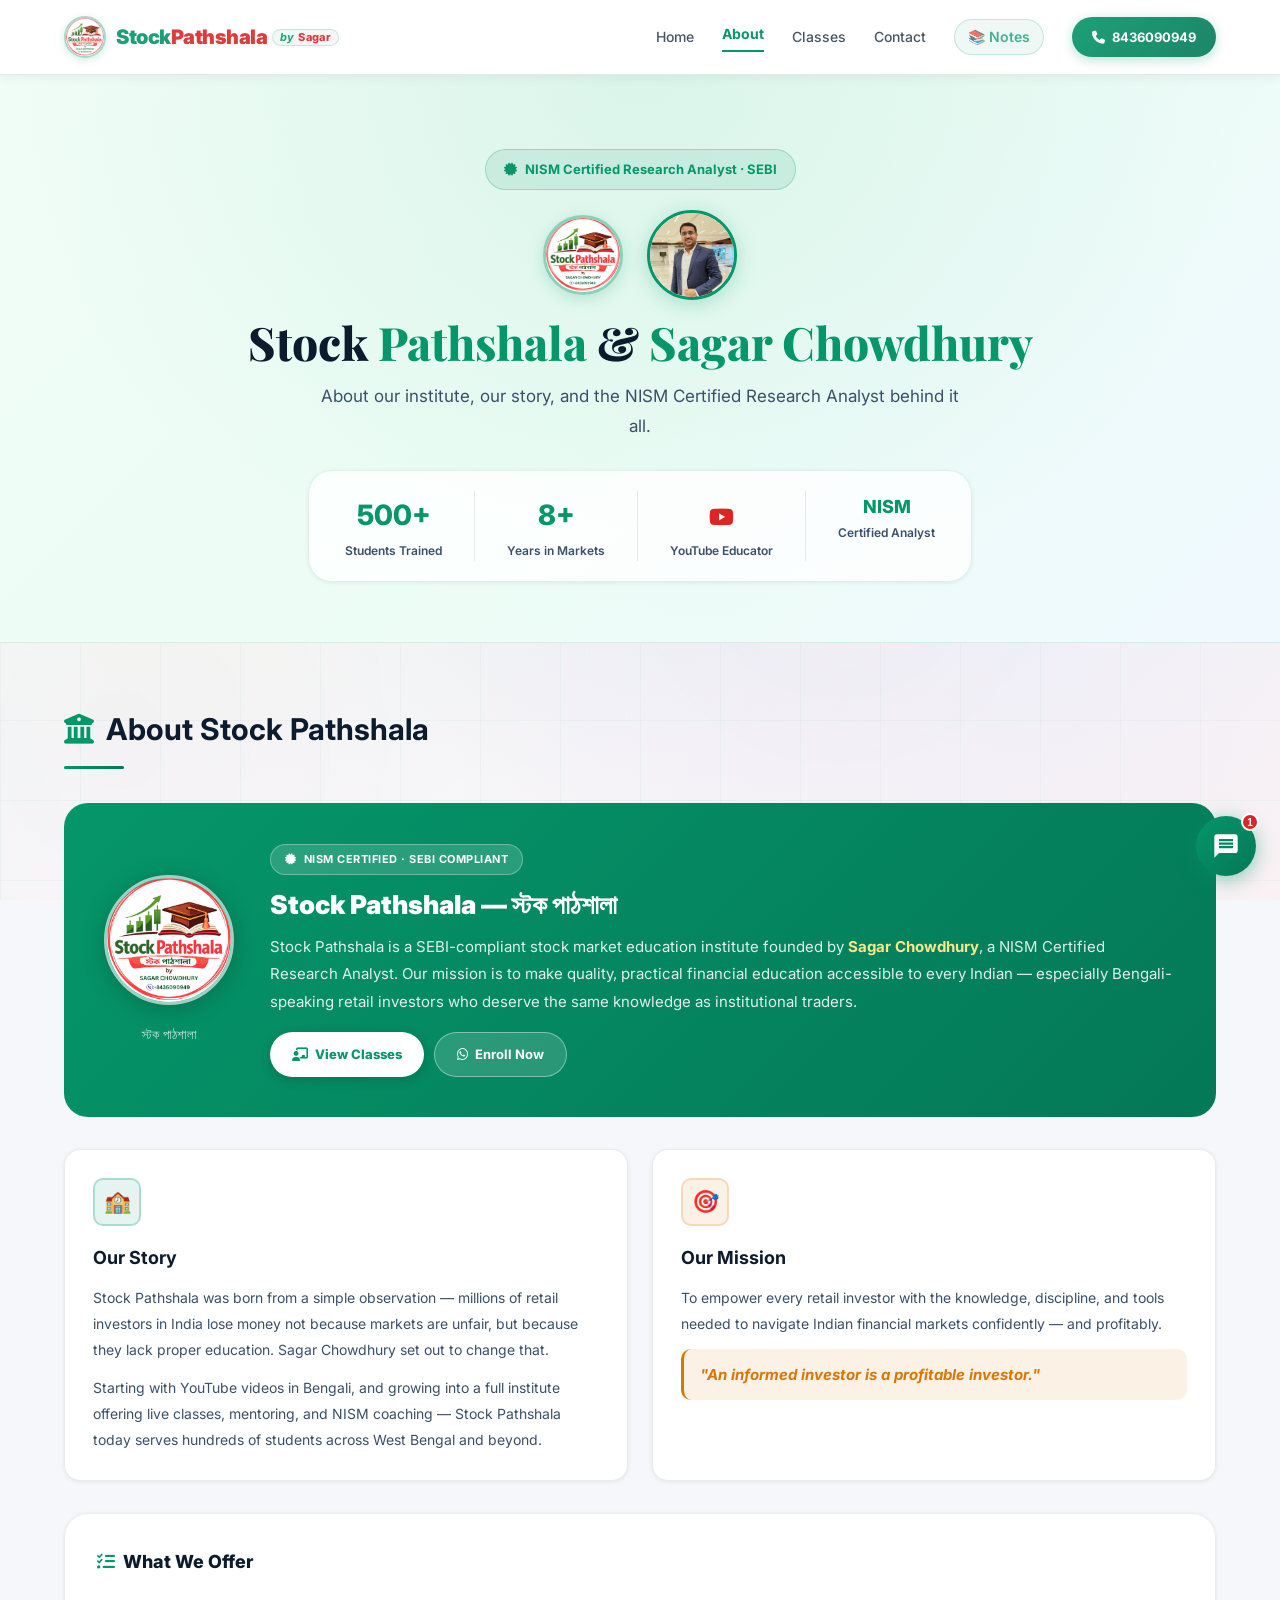
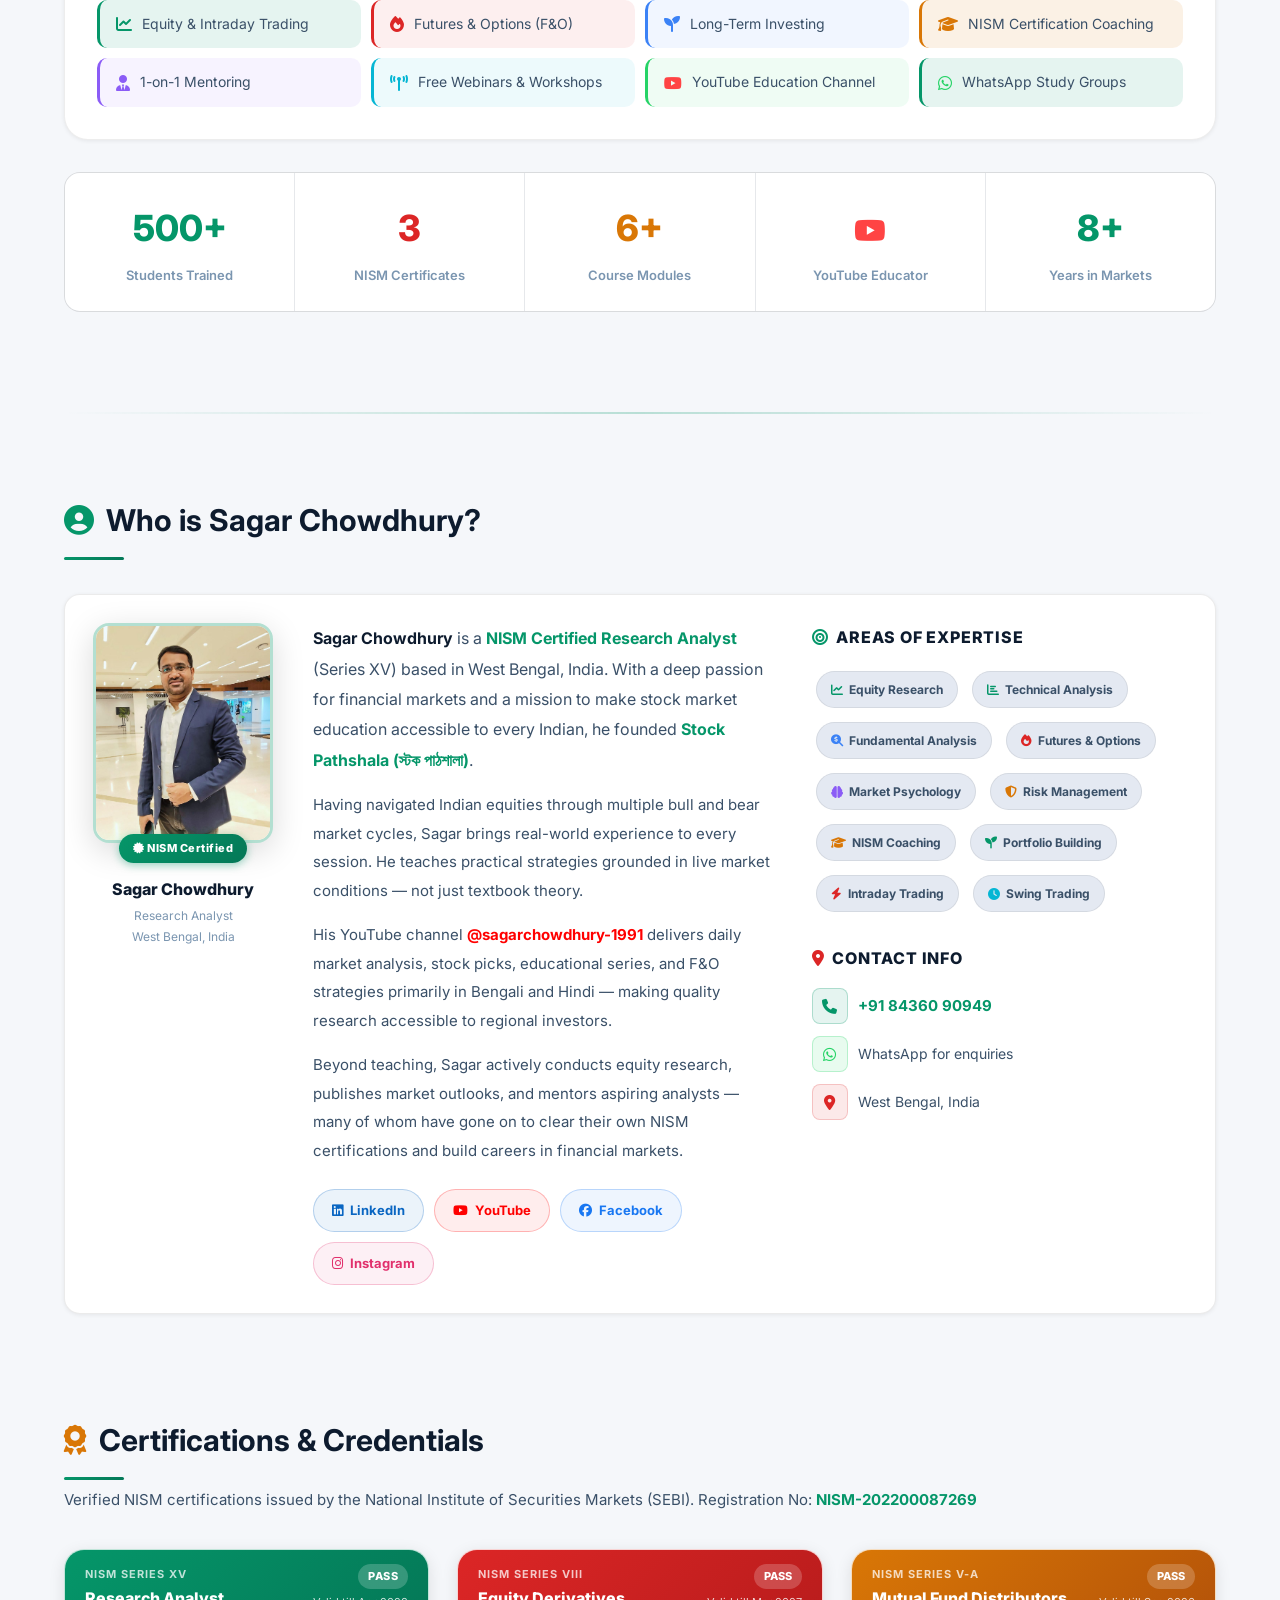
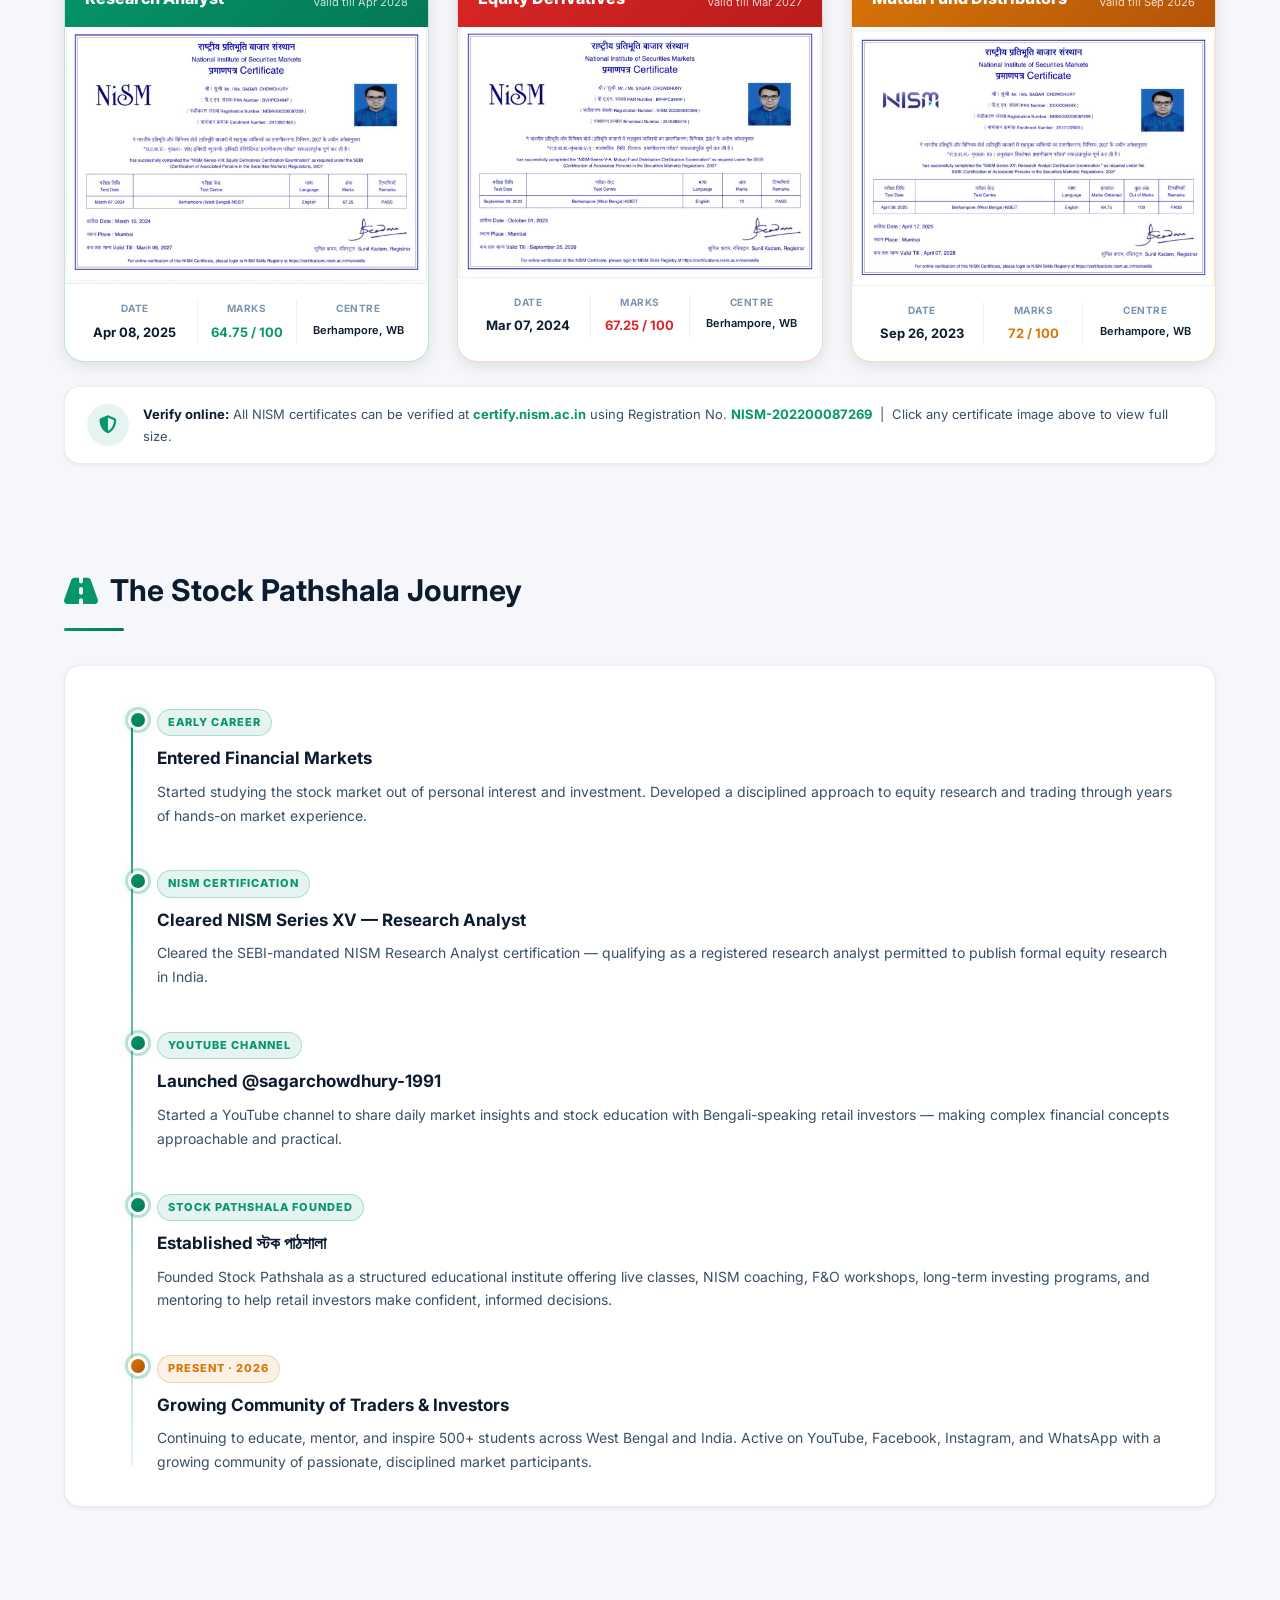
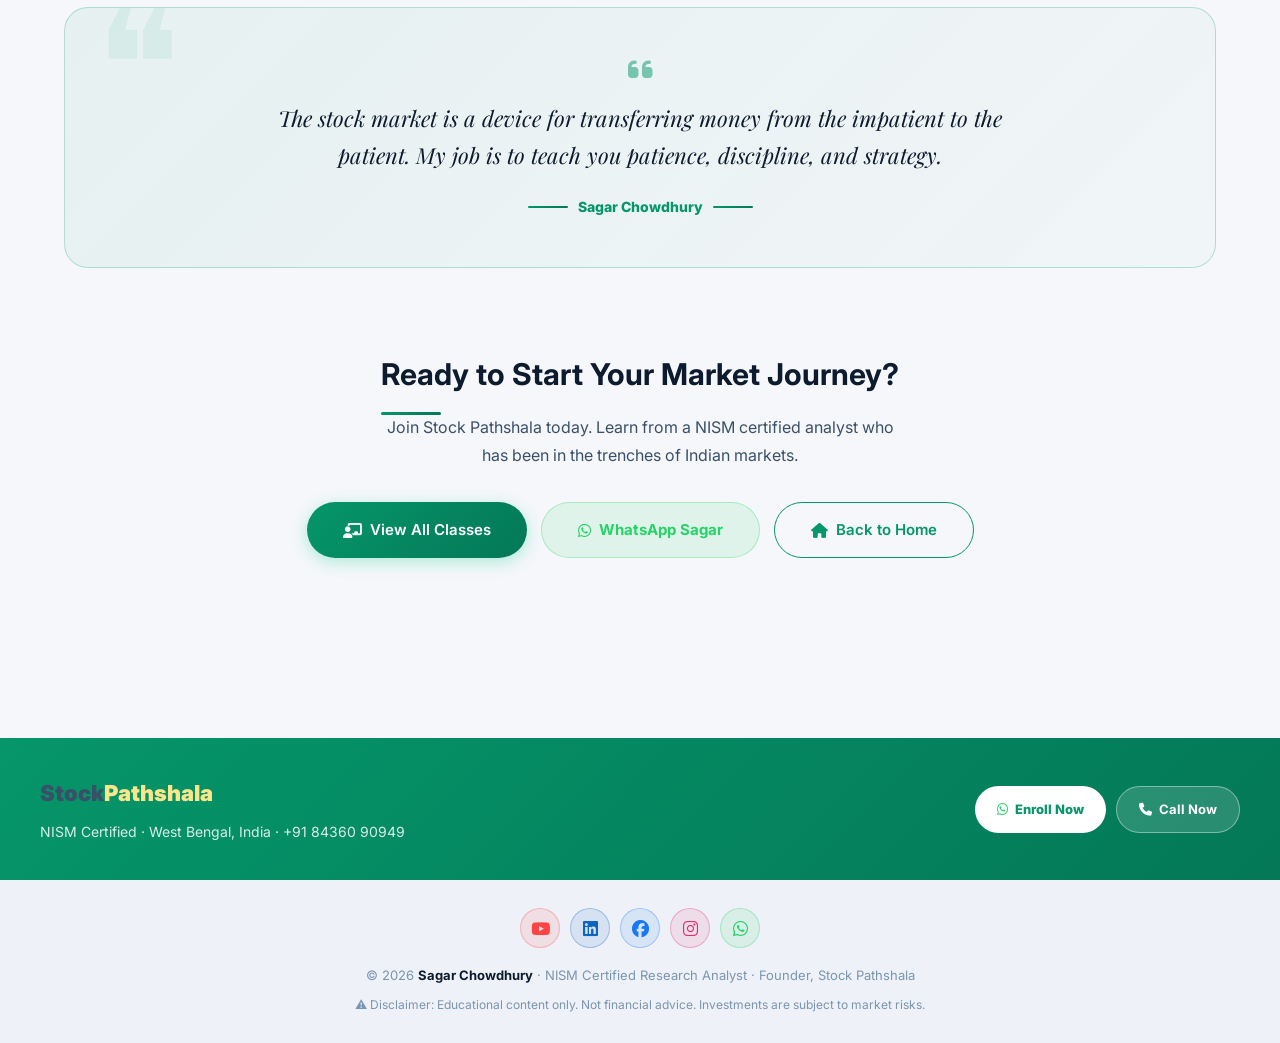
<file: about.html>
<!DOCTYPE html>
<html lang="en">
<head>
<meta charset="UTF-8">
<meta name="viewport" content="width=device-width, initial-scale=1.0">

<!-- ── Primary SEO ── -->
<title>About Sagar Chowdhury | NISM Research Analyst | Stock Pathshala Founder | West Bengal</title>
<meta name="description" content="About Sagar Chowdhury — NISM Certified Research Analyst (Series V-A, VIII, XV), founder of Stock Pathshala (স্টক পাঠশালা). 8+ years in Indian markets, 500+ students trained. Stock market educator in Bengali & Hindi.">
<meta name="keywords" content="Sagar Chowdhury about, Stock Pathshala founder, NISM Research Analyst West Bengal, stock market teacher Bengali, Sagar Chowdhury NISM, stock market educator India, স্টক পাঠশালা, share market classes West Bengal">
<meta name="author" content="Sagar Chowdhury">
<meta name="robots" content="index, follow, max-snippet:-1, max-image-preview:large, max-video-preview:-1">
<meta name="googlebot" content="index, follow">
<meta name="theme-color" content="#059669">
<link rel="canonical" href="https://stockpathshalabysagar.com/about">

<!-- ── Open Graph ── -->
<meta property="og:type" content="profile">
<meta property="og:site_name" content="Stock Pathshala by Sagar">
<meta property="og:title" content="About Sagar Chowdhury | NISM Research Analyst | Stock Pathshala">
<meta property="og:description" content="NISM Certified Research Analyst & founder of Stock Pathshala. 8+ years experience, 500+ students trained. Stock market education in Bengali & Hindi.">
<meta property="og:url" content="https://stockpathshalabysagar.com/about">
<meta property="og:image" content="https://stockpathshalabysagar.com/assets/sagar-profile.jpg">
<meta property="og:image:alt" content="Sagar Chowdhury - NISM Certified Research Analyst">
<meta property="og:locale" content="en_IN">
<meta property="profile:first_name" content="Sagar">
<meta property="profile:last_name" content="Chowdhury">

<!-- ── Twitter / X Card ── -->
<meta name="twitter:card" content="summary_large_image">
<meta name="twitter:title" content="About Sagar Chowdhury | NISM Research Analyst | Stock Pathshala">
<meta name="twitter:description" content="NISM Certified Research Analyst, founder of Stock Pathshala. 500+ students trained in stock market education.">
<meta name="twitter:image" content="https://stockpathshalabysagar.com/assets/sagar-profile.jpg">

<!-- ── Geo ── -->
<meta name="geo.region" content="IN-WB">
<meta name="geo.placename" content="West Bengal, India">

<!-- ── Structured Data: Person ── -->
<script type="application/ld+json">
{
  "@context": "https://schema.org",
  "@type": "ProfilePage",
  "mainEntity": {
    "@type": "Person",
    "name": "Sagar Chowdhury",
    "jobTitle": "NISM Certified Research Analyst",
    "description": "Founder of Stock Pathshala, NISM Certified Research Analyst with 8+ years in Indian equity markets. Expert in equity trading, F&O, and NISM coaching. Teaches in Bengali and Hindi.",
    "image": "https://stockpathshalabysagar.com/assets/sagar-profile.jpg",
    "url": "https://stockpathshalabysagar.com/about",
    "hasCredential": [
      { "@type": "EducationalOccupationalCredential", "name": "NISM Series V-A" },
      { "@type": "EducationalOccupationalCredential", "name": "NISM Series VIII" },
      { "@type": "EducationalOccupationalCredential", "name": "NISM Series XV" }
    ],
    "worksFor": {
      "@type": "EducationalOrganization",
      "name": "Stock Pathshala",
      "url": "https://stockpathshalabysagar.com/"
    },
    "address": {
      "@type": "PostalAddress",
      "addressRegion": "West Bengal",
      "addressCountry": "IN"
    },
    "sameAs": [
      "https://www.linkedin.com/in/sagar-chowdhury-507744264/",
      "https://www.youtube.com/@sagarchowdhury-1991",
      "https://www.facebook.com/sagar.chowdhury.794/",
      "https://www.instagram.com/sagarchowdhury1991?stkn=ZXVuc2k0c2N1cDV1"
    ]
  }
}
</script>
<link rel="icon" type="image/png" sizes="32x32" href="assets/stock-pathshala-logo.png">
<link rel="icon" type="image/png" sizes="16x16" href="assets/stock-pathshala-logo.png">
<link rel="shortcut icon" type="image/png" href="assets/stock-pathshala-logo.png">
<link rel="apple-touch-icon" href="assets/stock-pathshala-logo.png">
<link rel="manifest" href="site.webmanifest">
<link rel="stylesheet" href="https://cdnjs.cloudflare.com/ajax/libs/font-awesome/6.5.0/css/all.min.css">
<link rel="preconnect" href="https://fonts.googleapis.com">
<link href="https://fonts.googleapis.com/css2?family=Inter:wght@300;400;500;600;700;800;900&family=Playfair+Display:wght@700;800&display=swap" rel="stylesheet">
<link rel="stylesheet" href="tech-background.css">
<link rel="stylesheet" href="mobile-nav-fix.css">
<link rel="stylesheet" href="style.css">
<style>
/* ── About page extras ── */
.about-hero-banner {
  background: linear-gradient(135deg, #f0fdf6 0%, #ecfdf5 50%, #f0f9ff 100%);
  border-bottom: 1px solid rgba(5,150,105,0.12);
  padding: 80px 24px 60px;
  text-align: center;
  position: relative;
  overflow: hidden;
}
.dark .about-hero-banner {
  background: linear-gradient(135deg, #061811 0%, #060d18 60%, #061018 100%);
  border-bottom-color: rgba(0,208,132,0.12);
}
.about-hero-banner::before {
  content: '';
  position: absolute; inset: 0;
  background: radial-gradient(ellipse at 50% 0%, rgba(5,150,105,0.08) 0%, transparent 70%);
  pointer-events: none;
}

/* Timeline */
.timeline { position: relative; padding-left: 36px; }
.timeline::before {
  content: ''; position: absolute; left: 10px; top: 8px; bottom: 8px;
  width: 2px;
  background: linear-gradient(to bottom, var(--green), rgba(5,150,105,0.1));
  border-radius: 2px;
}
.timeline-item { position: relative; margin-bottom: 40px; }
.timeline-item:last-child { margin-bottom: 0; }
.timeline-dot {
  position: absolute; left: -29px; top: 4px;
  width: 20px; height: 20px; border-radius: 50%;
  background: var(--gradient-green);
  border: 3px solid var(--bg-card);
  box-shadow: 0 0 0 3px var(--green-border), 0 0 12px var(--accent-glow);
}
.timeline-year {
  display: inline-block; font-size: 11px; font-weight: 800;
  color: var(--green); letter-spacing: 1px; text-transform: uppercase;
  background: var(--green-soft); border: 1px solid var(--green-border);
  padding: 3px 10px; border-radius: 50px; margin-bottom: 8px;
}
.timeline-title { font-size: 17px; font-weight: 700; color: var(--text-primary); margin-bottom: 6px; }
.timeline-desc  { color: var(--text-secondary); font-size: 14px; line-height: 1.7; }

/* Certificate card */
.cert-card {
  background: var(--bg-card);
  border: 1.5px solid var(--green-border);
  border-radius: var(--radius-xl);
  overflow: hidden;
  box-shadow: var(--shadow-md);
  transition: all var(--transition-base);
}
.cert-card:hover { transform: translateY(-6px); box-shadow: var(--shadow-glow); }
.cert-header {
  padding: 20px 24px;
  background: linear-gradient(135deg, #059669, #047857);
  display: flex; align-items: center; gap: 14px;
}
.cert-body { padding: 22px 24px; }
.cert-seal {
  width: 56px; height: 56px; border-radius: 50%;
  background: rgba(255,255,255,0.2);
  border: 2px solid rgba(255,255,255,0.5);
  display: flex; align-items: center; justify-content: center;
  font-size: 26px; flex-shrink: 0;
}
.cert-meta { display: flex; flex-direction: column; gap: 8px; margin-top: 14px; }
.cert-meta-row {
  display: flex; align-items: center; gap: 10px;
  font-size: 13px; color: var(--text-secondary);
}
.cert-meta-row i { color: var(--green); width: 16px; flex-shrink: 0; }
.cert-meta-row strong { color: var(--text-primary); }

/* Expertise tag */
.skill-tag {
  display: inline-flex; align-items: center; gap: 6px;
  padding: 7px 14px; border-radius: var(--radius-full);
  font-size: 12px; font-weight: 700; margin: 4px;
  background: var(--bg-tertiary); color: var(--text-secondary);
  border: 1px solid rgba(0,0,0,0.07);
  transition: all var(--transition-base);
}
.dark .skill-tag { border-color: rgba(255,255,255,0.08); }
.skill-tag:hover { background: var(--green-soft); color: var(--green); border-color: var(--green-border); }

/* Stats strip */
.stats-strip {
  display: grid;
  grid-template-columns: repeat(auto-fit, minmax(150px, 1fr));
  gap: 1px;
  background: rgba(0,0,0,0.06);
  border-radius: var(--radius-lg);
  overflow: hidden;
  border: 1px solid rgba(0,0,0,0.06);
}
.dark .stats-strip { background: rgba(255,255,255,0.04); border-color: rgba(255,255,255,0.06); }
.stats-strip-item {
  background: var(--bg-card);
  padding: 24px 20px;
  text-align: center;
}

@media(max-width:768px) {
  .bio-grid { grid-template-columns: 1fr !important; }
  .about-hero-banner h1 { font-size: 36px !important; }
}
</style>
</head>
<body>

<!-- Animated Background -->
<div class="tech-bg-container" style="background:linear-gradient(160deg,#f0fdf6 0%,#f5f7fa 60%,#fdf4f4 100%)">
  <div class="gradient-orb" style="background:radial-gradient(circle,rgba(5,150,105,0.1),transparent)"></div>
  <div class="gradient-orb" style="background:radial-gradient(circle,rgba(220,38,38,0.06),transparent)"></div>
  <div class="gradient-orb" style="background:radial-gradient(circle,rgba(217,119,6,0.05),transparent)"></div>
  <div class="floating-particle"></div><div class="floating-particle"></div>
  <div class="floating-particle"></div><div class="floating-particle"></div>
  <div class="mesh-overlay"></div>
  <div class="grid-pattern"></div>
  <div class="circuit-lines"><div class="circuit-line"></div><div class="circuit-line"></div></div>
</div>

<!-- ── Navigation (light white, no theme toggle) ── -->
<nav style="position:fixed;top:0;left:0;right:0;z-index:1000;
  background:rgba(255,255,255,0.97);backdrop-filter:blur(20px);
  border-bottom:1px solid rgba(5,150,105,0.15);padding:16px 0;
  box-shadow:0 1px 12px rgba(0,0,0,0.07)">
  <div style="max-width:1200px;margin:auto;padding:0 24px;
    display:flex;justify-content:space-between;align-items:center">

    <!-- Brand -->
    <a href="index" style="display:flex;align-items:center;gap:10px;text-decoration:none">
      <img src="assets/stock-pathshala-logo.png" alt="Stock Pathshala"
        style="width:42px;height:42px;border-radius:50%;object-fit:cover;
          border:2px solid rgba(5,150,105,0.4);box-shadow:0 2px 8px rgba(5,150,105,0.2);
          flex-shrink:0"
        onerror="this.style.display='none'">
      <div style="display:flex;flex-direction:column;gap:1px">
        <div style="display:flex;align-items:center;gap:0px;line-height:1">
          <span style="font-size:20px;font-weight:900;color:#059669;letter-spacing:-0.5px">Stock</span>
          <span style="font-size:20px;font-weight:900;color:#dc2626;letter-spacing:-0.5px">Pathshala</span>
          <span style="font-size:11px;font-weight:700;color:var(--text-muted);
            margin-left:5px;padding:2px 7px;
            background:linear-gradient(135deg,rgba(5,150,105,0.08),rgba(220,38,38,0.06));
            border:1px solid rgba(5,150,105,0.2);border-radius:20px;
            letter-spacing:0.4px;white-space:nowrap;font-style:italic">
            <span style="color:#059669">by</span>&nbsp;<span style="color:#dc2626;font-style:normal;font-weight:800">Sagar</span>
          </span>
        </div>
      </div>
    </a>

    <!-- Links — About is active, clearly visible in green -->
    <div style="display:flex;gap:28px;align-items:center">
      <a href="index" class="nav-link" style="font-weight:500;font-size:14px">Home</a>

      <a href="about" class="nav-link active" style="font-weight:700;font-size:14px">About</a>

      <a href="index#classes" class="nav-link" style="font-weight:500;font-size:14px">Classes</a>

      <a href="index#contact" class="nav-link" style="font-weight:500;font-size:14px">Contact</a>
      <a href="equity-notes" class="nav-link" style="font-weight:600;font-size:14px;
        display:inline-flex;align-items:center;gap:5px;
        padding:5px 13px;border-radius:50px;
        background:rgba(5,150,105,0.09);border:1.5px solid rgba(5,150,105,0.25);color:#059669">
        📚 Notes
      </a>

      <a href="tel:+918436090949"
        style="display:inline-flex;align-items:center;gap:7px;padding:9px 20px;
          background:linear-gradient(135deg,#059669,#047857);color:#fff;
          border-radius:50px;font-weight:700;font-size:13px;text-decoration:none;
          box-shadow:0 3px 12px rgba(5,150,105,0.3);transition:all 0.3s"
        onmouseover="this.style.transform='translateY(-1px)';this.style.boxShadow='0 5px 18px rgba(5,150,105,0.4)'"
        onmouseout="this.style.transform='';this.style.boxShadow='0 3px 12px rgba(5,150,105,0.3)'">
        <i class="fas fa-phone"></i> 8436090949
      </a>
    </div>
  </div>
</nav>

<!-- ── Hero Banner ── -->
<div class="about-hero-banner" style="margin-top:69px">
  <div style="position:relative;z-index:1">
    <div style="display:inline-flex;align-items:center;gap:8px;padding:8px 18px;
      background:rgba(5,150,105,0.1);border:1.5px solid rgba(5,150,105,0.25);
      border-radius:50px;color:#059669;font-size:13px;font-weight:700;margin-bottom:20px">
      <i class="fas fa-certificate"></i> NISM Certified Research Analyst · SEBI
    </div>
    <div style="display:flex;align-items:center;justify-content:center;gap:24px;
      flex-wrap:wrap;margin-bottom:16px">
      <img src="assets/stock-pathshala-logo.png" alt="Stock Pathshala"
        style="width:80px;height:80px;border-radius:50%;object-fit:cover;
          border:3px solid rgba(5,150,105,0.4);box-shadow:0 4px 16px rgba(5,150,105,0.2)"
        onerror="this.style.display='none'">
      <img src="assets/sagar-profile.jpg" alt="Sagar Chowdhury"
        style="width:90px;height:90px;border-radius:50%;object-fit:cover;object-position:top;
          border:3px solid #059669;box-shadow:0 4px 20px rgba(5,150,105,0.25)">
    </div>
    <h1 style="font-family:'Playfair Display',serif;font-size:46px;font-weight:800;
      color:#0d1b2e;line-height:1.15;margin-bottom:12px">
      Stock <span style="color:#059669">Pathshala</span> &amp; <span style="color:#059669">Sagar Chowdhury</span>
    </h1>
    <p style="font-size:17px;color:#3a5068;max-width:640px;margin:0 auto 28px;line-height:1.8">
      About our institute, our story, and the NISM Certified Research Analyst behind it all.
    </p>
    <!-- Quick stat strip -->
    <div style="display:inline-flex;gap:32px;flex-wrap:wrap;justify-content:center;
      padding:20px 36px;background:rgba(255,255,255,0.8);border-radius:var(--radius-xl);
      border:1px solid rgba(5,150,105,0.12);box-shadow:var(--shadow-sm)">
      <div style="text-align:center">
        <div style="font-size:28px;font-weight:800;color:#059669">500+</div>
        <div style="font-size:12px;color:#3a5068;font-weight:600">Students Trained</div>
      </div>
      <div style="width:1px;background:rgba(0,0,0,0.08)"></div>
      <div style="text-align:center">
        <div style="font-size:28px;font-weight:800;color:#059669">8+</div>
        <div style="font-size:12px;color:#3a5068;font-weight:600">Years in Markets</div>
      </div>
      <div style="width:1px;background:rgba(0,0,0,0.08)"></div>
      <div style="text-align:center">
        <div style="font-size:28px;font-weight:800;color:#dc2626">
          <i class="fab fa-youtube" style="font-size:22px"></i>
        </div>
        <div style="font-size:12px;color:#3a5068;font-weight:600">YouTube Educator</div>
      </div>
      <div style="width:1px;background:rgba(0,0,0,0.08)"></div>
      <div style="text-align:center">
        <div style="font-size:18px;font-weight:800;color:#059669">NISM</div>
        <div style="font-size:12px;color:#3a5068;font-weight:600">Certified Analyst</div>
      </div>
    </div>
  </div>
</div>

<div class="container" style="padding-top:60px">

<!-- ══════════════ ABOUT STOCK PATHSHALA ══════════════ -->
<section id="about-sp">
  <h2><i class="fas fa-university" style="color:var(--green)"></i> About Stock Pathshala</h2>

  <!-- Banner with logo -->
  <div style="background:linear-gradient(135deg,#059669,#047857);border-radius:var(--radius-xl);
    padding:40px;margin-bottom:32px;display:grid;grid-template-columns:auto 1fr;gap:36px;align-items:center">
    <div style="text-align:center;flex-shrink:0">
      <img src="assets/stock-pathshala-logo.png" alt="Stock Pathshala Logo"
        style="width:130px;height:130px;border-radius:50%;object-fit:cover;
          border:3px solid rgba(255,255,255,0.6);box-shadow:0 4px 24px rgba(0,0,0,0.2)"
        onerror="this.style.display='none'">
      <div style="margin-top:10px;font-size:13px;color:rgba(255,255,255,0.75)">স্টক পাঠশালা</div>
    </div>
    <div>
      <div style="display:inline-flex;align-items:center;gap:7px;padding:5px 14px;
        background:rgba(255,255,255,0.15);border:1px solid rgba(255,255,255,0.3);
        border-radius:50px;color:#fff;font-size:11px;font-weight:700;margin-bottom:14px;letter-spacing:0.5px">
        <i class="fas fa-certificate"></i> NISM CERTIFIED · SEBI COMPLIANT
      </div>
      <h3 style="font-size:26px;font-weight:900;color:#fff;margin-bottom:12px;line-height:1.2">
        Stock Pathshala — স্টক পাঠশালা
      </h3>
      <p style="font-size:15px;color:rgba(255,255,255,0.88);line-height:1.85;margin-bottom:16px">
        Stock Pathshala is a SEBI-compliant stock market education institute founded by
        <strong style="color:#fde68a">Sagar Chowdhury</strong>, a NISM Certified Research Analyst.
        Our mission is to make quality, practical financial education accessible to every Indian —
        especially Bengali-speaking retail investors who deserve the same knowledge as institutional traders.
      </p>
      <div style="display:flex;gap:10px;flex-wrap:wrap">
        <a href="index#classes" style="display:inline-flex;align-items:center;gap:7px;
          padding:10px 22px;background:#fff;color:#059669;border-radius:50px;
          font-weight:800;font-size:13px;text-decoration:none;box-shadow:0 3px 12px rgba(0,0,0,0.15)">
          <i class="fas fa-chalkboard-teacher"></i> View Classes
        </a>
        <a href="https://wa.me/918436090949" target="_blank"
          style="display:inline-flex;align-items:center;gap:7px;padding:10px 22px;
            background:rgba(255,255,255,0.15);color:#fff;border-radius:50px;
            font-weight:700;font-size:13px;text-decoration:none;border:1.5px solid rgba(255,255,255,0.4)">
          <i class="fab fa-whatsapp"></i> Enroll Now
        </a>
      </div>
    </div>
  </div>

  <!-- Story + what we do -->
  <div style="display:grid;grid-template-columns:1fr 1fr;gap:24px;margin-bottom:32px">
    <div class="card" style="opacity:1;transform:none">
      <div style="width:48px;height:48px;background:var(--green-soft);border:2px solid var(--green-border);
        border-radius:var(--radius-md);display:flex;align-items:center;justify-content:center;
        font-size:22px;margin-bottom:16px">🏫</div>
      <h3 style="font-size:18px;margin-bottom:12px">Our Story</h3>
      <p style="font-size:14px;line-height:1.85;margin-bottom:12px">
        Stock Pathshala was born from a simple observation — millions of retail investors in India
        lose money not because markets are unfair, but because they lack proper education.
        Sagar Chowdhury set out to change that.
      </p>
      <p style="font-size:14px;line-height:1.85">
        Starting with YouTube videos in Bengali, and growing into a full institute offering live classes,
        mentoring, and NISM coaching — Stock Pathshala today serves hundreds of students
        across West Bengal and beyond.
      </p>
    </div>
    <div class="card" style="opacity:1;transform:none">
      <div style="width:48px;height:48px;background:rgba(217,119,6,0.1);border:2px solid rgba(217,119,6,0.2);
        border-radius:var(--radius-md);display:flex;align-items:center;justify-content:center;
        font-size:22px;margin-bottom:16px">🎯</div>
      <h3 style="font-size:18px;margin-bottom:12px">Our Mission</h3>
      <p style="font-size:14px;line-height:1.85;margin-bottom:12px">
        To empower every retail investor with the knowledge, discipline, and tools needed
        to navigate Indian financial markets confidently — and profitably.
      </p>
      <p style="font-size:15px;font-style:italic;color:var(--gold);font-weight:700;
        padding:12px 16px;background:var(--gold-soft);border-radius:var(--radius-md);
        border-left:3px solid var(--gold)">
        "An informed investor is a profitable investor."
      </p>
    </div>
  </div>

  <!-- What we offer -->
  <div style="background:var(--bg-card);border:1px solid rgba(0,0,0,0.07);
    border-radius:var(--radius-xl);padding:32px;box-shadow:var(--shadow-sm);margin-bottom:32px">
    <h3 style="font-size:18px;font-weight:800;margin-bottom:22px">
      <i class="fas fa-list-check" style="color:var(--green)"></i> &nbsp;What We Offer
    </h3>
    <div style="display:grid;grid-template-columns:repeat(auto-fit,minmax(220px,1fr));gap:10px">
      <div style="display:flex;align-items:center;gap:10px;padding:12px 16px;
        background:var(--green-soft);border-radius:var(--radius-md);border-left:3px solid var(--green)">
        <i class="fas fa-chart-line" style="color:var(--green);flex-shrink:0"></i>
        <span style="font-size:14px;color:var(--text-secondary)">Equity &amp; Intraday Trading</span>
      </div>
      <div style="display:flex;align-items:center;gap:10px;padding:12px 16px;
        background:rgba(220,38,38,0.07);border-radius:var(--radius-md);border-left:3px solid var(--red)">
        <i class="fas fa-fire" style="color:var(--red);flex-shrink:0"></i>
        <span style="font-size:14px;color:var(--text-secondary)">Futures &amp; Options (F&amp;O)</span>
      </div>
      <div style="display:flex;align-items:center;gap:10px;padding:12px 16px;
        background:rgba(59,130,246,0.07);border-radius:var(--radius-md);border-left:3px solid #3b82f6">
        <i class="fas fa-seedling" style="color:#3b82f6;flex-shrink:0"></i>
        <span style="font-size:14px;color:var(--text-secondary)">Long-Term Investing</span>
      </div>
      <div style="display:flex;align-items:center;gap:10px;padding:12px 16px;
        background:var(--gold-soft);border-radius:var(--radius-md);border-left:3px solid var(--gold)">
        <i class="fas fa-graduation-cap" style="color:var(--gold);flex-shrink:0"></i>
        <span style="font-size:14px;color:var(--text-secondary)">NISM Certification Coaching</span>
      </div>
      <div style="display:flex;align-items:center;gap:10px;padding:12px 16px;
        background:rgba(139,92,246,0.07);border-radius:var(--radius-md);border-left:3px solid #8b5cf6">
        <i class="fas fa-user-tie" style="color:#8b5cf6;flex-shrink:0"></i>
        <span style="font-size:14px;color:var(--text-secondary)">1-on-1 Mentoring</span>
      </div>
      <div style="display:flex;align-items:center;gap:10px;padding:12px 16px;
        background:rgba(6,182,212,0.07);border-radius:var(--radius-md);border-left:3px solid #06b6d4">
        <i class="fas fa-broadcast-tower" style="color:#06b6d4;flex-shrink:0"></i>
        <span style="font-size:14px;color:var(--text-secondary)">Free Webinars &amp; Workshops</span>
      </div>
      <div style="display:flex;align-items:center;gap:10px;padding:12px 16px;
        background:rgba(37,211,102,0.07);border-radius:var(--radius-md);border-left:3px solid #25d366">
        <i class="fab fa-youtube" style="color:#ff4444;flex-shrink:0"></i>
        <span style="font-size:14px;color:var(--text-secondary)">YouTube Education Channel</span>
      </div>
      <div style="display:flex;align-items:center;gap:10px;padding:12px 16px;
        background:var(--green-soft);border-radius:var(--radius-md);border-left:3px solid var(--green)">
        <i class="fab fa-whatsapp" style="color:#25d366;flex-shrink:0"></i>
        <span style="font-size:14px;color:var(--text-secondary)">WhatsApp Study Groups</span>
      </div>
    </div>
  </div>

  <!-- Stats strip -->
  <div style="display:grid;grid-template-columns:repeat(auto-fit,minmax(160px,1fr));gap:1px;
    background:rgba(0,0,0,0.06);border-radius:var(--radius-lg);overflow:hidden;
    border:1px solid rgba(0,0,0,0.06);margin-bottom:8px">
    <div style="background:var(--bg-card);padding:24px;text-align:center">
      <div style="font-size:36px;font-weight:800;color:var(--green);margin-bottom:4px">500+</div>
      <div style="font-size:13px;color:var(--text-muted);font-weight:600">Students Trained</div>
    </div>
    <div style="background:var(--bg-card);padding:24px;text-align:center">
      <div style="font-size:36px;font-weight:800;color:var(--red);margin-bottom:4px">3</div>
      <div style="font-size:13px;color:var(--text-muted);font-weight:600">NISM Certificates</div>
    </div>
    <div style="background:var(--bg-card);padding:24px;text-align:center">
      <div style="font-size:36px;font-weight:800;color:var(--gold);margin-bottom:4px">6+</div>
      <div style="font-size:13px;color:var(--text-muted);font-weight:600">Course Modules</div>
    </div>
    <div style="background:var(--bg-card);padding:24px;text-align:center">
      <div style="font-size:36px;font-weight:800;color:#ff4444;margin-bottom:4px">
        <i class="fab fa-youtube" style="font-size:28px"></i>
      </div>
      <div style="font-size:13px;color:var(--text-muted);font-weight:600">YouTube Educator</div>
    </div>
    <div style="background:var(--bg-card);padding:24px;text-align:center">
      <div style="font-size:36px;font-weight:800;color:var(--green);margin-bottom:4px">8+</div>
      <div style="font-size:13px;color:var(--text-muted);font-weight:600">Years in Markets</div>
    </div>
  </div>
</section>

<!-- divider -->
<div style="height:2px;background:linear-gradient(to right,transparent,var(--green-border),transparent);
  margin-bottom:80px;border-radius:2px"></div>

<!-- ══════════════ BIO ══════════════ -->
<section>
  <h2><i class="fas fa-user-circle" style="color:var(--green)"></i> Who is Sagar Chowdhury?</h2>
  <div class="card bio-grid" style="opacity:1;transform:none;
    display:grid;grid-template-columns:auto 1.1fr 0.9fr;gap:40px;align-items:start">

    <!-- Profile Photo -->
    <div style="display:flex;flex-direction:column;align-items:center;gap:16px">
      <div style="position:relative">
        <img src="assets/sagar-profile.jpg" alt="Sagar Chowdhury"
          style="width:180px;height:220px;object-fit:cover;object-position:top center;
            border-radius:16px;box-shadow:0 8px 32px rgba(0,0,0,0.15);
            border:3px solid rgba(5,150,105,0.3)">
        <div style="position:absolute;bottom:-12px;left:50%;transform:translateX(-50%);
          white-space:nowrap;background:linear-gradient(135deg,#059669,#047857);
          color:#fff;font-size:11px;font-weight:800;padding:5px 14px;
          border-radius:50px;box-shadow:0 2px 8px rgba(5,150,105,0.4);letter-spacing:0.5px">
          <i class="fas fa-certificate"></i> NISM Certified
        </div>
      </div>
      <div style="margin-top:8px;text-align:center">
        <div style="font-size:16px;font-weight:800;color:var(--text-primary)">Sagar Chowdhury</div>
        <div style="font-size:12px;color:var(--text-muted);margin-top:2px">Research Analyst</div>
        <div style="font-size:12px;color:var(--text-muted)">West Bengal, India</div>
      </div>
    </div>

    <div>
      <p style="font-size:16px;line-height:1.9;margin-bottom:16px">
        <strong style="color:var(--text-primary)">Sagar Chowdhury</strong> is a
        <strong style="color:var(--green)">NISM Certified Research Analyst</strong> (Series XV)
        based in West Bengal, India. With a deep passion for financial markets and a mission to
        make stock market education accessible to every Indian, he founded
        <strong style="color:var(--green)">Stock Pathshala (স্টক পাঠশালা)</strong>.
      </p>
      <p style="font-size:15px;line-height:1.9;margin-bottom:16px;color:var(--text-secondary)">
        Having navigated Indian equities through multiple bull and bear market cycles, Sagar brings
        real-world experience to every session. He teaches practical strategies grounded in
        live market conditions — not just textbook theory.
      </p>
      <p style="font-size:15px;line-height:1.9;margin-bottom:16px;color:var(--text-secondary)">
        His YouTube channel <strong style="color:#ff0000">@sagarchowdhury-1991</strong> delivers
        daily market analysis, stock picks, educational series, and F&amp;O strategies
        primarily in Bengali and Hindi — making quality research accessible to regional investors.
      </p>
      <p style="font-size:15px;line-height:1.9;color:var(--text-secondary)">
        Beyond teaching, Sagar actively conducts equity research, publishes market outlooks, and
        mentors aspiring analysts — many of whom have gone on to clear their own NISM certifications
        and build careers in financial markets.
      </p>

      <!-- Social links -->
      <div style="display:flex;gap:10px;flex-wrap:wrap;margin-top:24px">
        <a href="https://www.linkedin.com/in/sagar-chowdhury-507744264/" target="_blank"
          style="display:inline-flex;align-items:center;gap:7px;padding:9px 18px;
            background:rgba(10,102,194,0.08);border:1.5px solid rgba(10,102,194,0.25);
            border-radius:50px;color:#0a66c2;font-size:13px;font-weight:700;text-decoration:none;
            transition:all 0.2s"
          onmouseover="this.style.background='#0a66c2';this.style.color='#fff'"
          onmouseout="this.style.background='rgba(10,102,194,0.08)';this.style.color='#0a66c2'">
          <i class="fab fa-linkedin"></i> LinkedIn
        </a>
        <a href="https://www.youtube.com/@sagarchowdhury-1991" target="_blank"
          style="display:inline-flex;align-items:center;gap:7px;padding:9px 18px;
            background:rgba(255,0,0,0.07);border:1.5px solid rgba(255,0,0,0.25);
            border-radius:50px;color:#ff0000;font-size:13px;font-weight:700;text-decoration:none;
            transition:all 0.2s"
          onmouseover="this.style.background='#ff0000';this.style.color='#fff'"
          onmouseout="this.style.background='rgba(255,0,0,0.07)';this.style.color='#ff0000'">
          <i class="fab fa-youtube"></i> YouTube
        </a>
        <a href="https://www.facebook.com/sagar.chowdhury.794/" target="_blank"
          style="display:inline-flex;align-items:center;gap:7px;padding:9px 18px;
            background:rgba(24,119,242,0.07);border:1.5px solid rgba(24,119,242,0.25);
            border-radius:50px;color:#1877f2;font-size:13px;font-weight:700;text-decoration:none;
            transition:all 0.2s"
          onmouseover="this.style.background='#1877f2';this.style.color='#fff'"
          onmouseout="this.style.background='rgba(24,119,242,0.07)';this.style.color='#1877f2'">
          <i class="fab fa-facebook"></i> Facebook
        </a>
        <a href="https://www.instagram.com/sagarchowdhury1991?stkn=ZXVuc2k0c2N1cDV1" target="_blank"
          style="display:inline-flex;align-items:center;gap:7px;padding:9px 18px;
            background:rgba(225,48,108,0.07);border:1.5px solid rgba(225,48,108,0.25);
            border-radius:50px;color:#e1306c;font-size:13px;font-weight:700;text-decoration:none;
            transition:all 0.2s"
          onmouseover="this.style.background='#e1306c';this.style.color='#fff'"
          onmouseout="this.style.background='rgba(225,48,108,0.07)';this.style.color='#e1306c'">
          <i class="fab fa-instagram"></i> Instagram
        </a>
      </div>
    </div>

    <!-- Right: skills -->
    <div>
      <h3 style="font-size:16px;font-weight:800;color:var(--text-primary);
        text-transform:uppercase;letter-spacing:0.8px;margin-bottom:16px">
        <i class="fas fa-bullseye" style="color:var(--green)"></i> &nbsp;Areas of Expertise
      </h3>
      <div style="display:flex;flex-wrap:wrap;gap:6px;margin-bottom:28px">
        <span class="skill-tag"><i class="fas fa-chart-line" style="color:var(--green)"></i> Equity Research</span>
        <span class="skill-tag"><i class="fas fa-chart-bar" style="color:var(--green)"></i> Technical Analysis</span>
        <span class="skill-tag"><i class="fas fa-search-dollar" style="color:#3b82f6"></i> Fundamental Analysis</span>
        <span class="skill-tag"><i class="fas fa-fire" style="color:var(--red)"></i> Futures &amp; Options</span>
        <span class="skill-tag"><i class="fas fa-brain" style="color:#8b5cf6"></i> Market Psychology</span>
        <span class="skill-tag"><i class="fas fa-shield-halved" style="color:var(--gold)"></i> Risk Management</span>
        <span class="skill-tag"><i class="fas fa-graduation-cap" style="color:var(--gold)"></i> NISM Coaching</span>
        <span class="skill-tag"><i class="fas fa-seedling" style="color:#059669"></i> Portfolio Building</span>
        <span class="skill-tag"><i class="fas fa-bolt" style="color:var(--red)"></i> Intraday Trading</span>
        <span class="skill-tag"><i class="fas fa-clock" style="color:#06b6d4"></i> Swing Trading</span>
      </div>

      <h3 style="font-size:16px;font-weight:800;color:var(--text-primary);
        text-transform:uppercase;letter-spacing:0.8px;margin-bottom:16px">
        <i class="fas fa-map-marker-alt" style="color:var(--red)"></i> &nbsp;Contact Info
      </h3>
      <div style="display:flex;flex-direction:column;gap:12px">
        <a href="tel:+918436090949"
          style="display:flex;align-items:center;gap:10px;text-decoration:none;color:inherit">
          <div style="width:36px;height:36px;border-radius:8px;background:var(--green-soft);
            border:1px solid var(--green-border);display:flex;align-items:center;
            justify-content:center;font-size:15px;color:var(--green);flex-shrink:0">
            <i class="fas fa-phone"></i></div>
          <span style="font-size:15px;font-weight:700;color:var(--green)">+91 84360 90949</span>
        </a>
        <a href="https://wa.me/918436090949" target="_blank"
          style="display:flex;align-items:center;gap:10px;text-decoration:none;color:inherit">
          <div style="width:36px;height:36px;border-radius:8px;
            background:rgba(37,211,102,0.1);border:1px solid rgba(37,211,102,0.25);
            display:flex;align-items:center;justify-content:center;font-size:15px;
            color:#25d366;flex-shrink:0">
            <i class="fab fa-whatsapp"></i></div>
          <span style="font-size:14px;color:var(--text-secondary)">WhatsApp for enquiries</span>
        </a>
        <div style="display:flex;align-items:center;gap:10px">
          <div style="width:36px;height:36px;border-radius:8px;background:var(--red-soft);
            border:1px solid rgba(220,38,38,0.2);display:flex;align-items:center;
            justify-content:center;font-size:15px;color:var(--red);flex-shrink:0">
            <i class="fas fa-map-marker-alt"></i></div>
          <span style="font-size:14px;color:var(--text-secondary)">West Bengal, India</span>
        </div>
      </div>
    </div>
  </div>
</section>

<!-- ══════════════ CERTIFICATIONS ══════════════ -->
<section>
  <h2><i class="fas fa-award" style="color:var(--gold)"></i> Certifications &amp; Credentials</h2>
  <p style="color:var(--text-secondary);font-size:15px;margin-bottom:36px;margin-top:-28px">
    Verified NISM certifications issued by the National Institute of Securities Markets (SEBI).
    Registration No: <strong style="color:var(--green)">NISM-202200087269</strong>
  </p>

  <div style="display:grid;grid-template-columns:repeat(auto-fit,minmax(320px,1fr));gap:28px">

    <!-- CERT 1: NISM Series XV — Research Analyst -->
    <div style="background:var(--bg-card);border-radius:20px;overflow:hidden;
      box-shadow:var(--shadow-md);border:1.5px solid var(--green-border);
      transition:all 0.3s"
      onmouseover="this.style.transform='translateY(-6px)';this.style.boxShadow='0 16px 48px rgba(5,150,105,0.2)'"
      onmouseout="this.style.transform='';this.style.boxShadow='var(--shadow-md)'">
      <!-- Header band -->
      <div style="background:linear-gradient(135deg,#059669,#047857);
        padding:14px 20px;display:flex;align-items:center;justify-content:space-between">
        <div>
          <div style="font-size:11px;font-weight:700;color:rgba(255,255,255,0.75);
            letter-spacing:1px;text-transform:uppercase">NISM Series XV</div>
          <div style="font-size:16px;font-weight:800;color:#fff">Research Analyst</div>
        </div>
        <div style="display:flex;flex-direction:column;align-items:flex-end;gap:4px">
          <span style="background:rgba(255,255,255,0.2);color:#fff;font-size:11px;
            font-weight:800;padding:3px 10px;border-radius:20px;letter-spacing:0.5px">PASS</span>
          <span style="color:rgba(255,255,255,0.8);font-size:11px">Valid till Apr 2028</span>
        </div>
      </div>
      <!-- Certificate image -->
      <a href="assets/cert-nism-xv.jpg" target="_blank" title="View full certificate">
        <img src="assets/cert-nism-xv.jpg" alt="NISM Series XV Research Analyst Certificate - Sagar Chowdhury"
          style="width:100%;display:block;cursor:zoom-in;
            transition:transform 0.4s ease"
          onmouseover="this.style.transform='scale(1.02)'"
          onmouseout="this.style.transform='scale(1)'">
      </a>
      <!-- Details strip -->
      <div style="padding:16px 20px;display:grid;grid-template-columns:1fr 1fr 1fr;gap:12px;
        border-top:1px solid rgba(0,0,0,0.06)">
        <div style="text-align:center">
          <div style="font-size:10px;font-weight:700;color:var(--text-muted);
            text-transform:uppercase;letter-spacing:0.5px;margin-bottom:3px">Date</div>
          <div style="font-size:13px;font-weight:700;color:var(--text-primary)">Apr 08, 2025</div>
        </div>
        <div style="text-align:center;border-left:1px solid rgba(0,0,0,0.06);
          border-right:1px solid rgba(0,0,0,0.06)">
          <div style="font-size:10px;font-weight:700;color:var(--text-muted);
            text-transform:uppercase;letter-spacing:0.5px;margin-bottom:3px">Marks</div>
          <div style="font-size:13px;font-weight:700;color:var(--green)">64.75 / 100</div>
        </div>
        <div style="text-align:center">
          <div style="font-size:10px;font-weight:700;color:var(--text-muted);
            text-transform:uppercase;letter-spacing:0.5px;margin-bottom:3px">Centre</div>
          <div style="font-size:11px;font-weight:600;color:var(--text-primary)">Berhampore, WB</div>
        </div>
      </div>
    </div>

    <!-- CERT 2: NISM Series VIII — Equity Derivatives -->
    <div style="background:var(--bg-card);border-radius:20px;overflow:hidden;
      box-shadow:var(--shadow-md);border:1.5px solid rgba(220,38,38,0.2);
      transition:all 0.3s"
      onmouseover="this.style.transform='translateY(-6px)';this.style.boxShadow='0 16px 48px rgba(220,38,38,0.15)'"
      onmouseout="this.style.transform='';this.style.boxShadow='var(--shadow-md)'">
      <div style="background:linear-gradient(135deg,#dc2626,#b91c1c);
        padding:14px 20px;display:flex;align-items:center;justify-content:space-between">
        <div>
          <div style="font-size:11px;font-weight:700;color:rgba(255,255,255,0.75);
            letter-spacing:1px;text-transform:uppercase">NISM Series VIII</div>
          <div style="font-size:16px;font-weight:800;color:#fff">Equity Derivatives</div>
        </div>
        <div style="display:flex;flex-direction:column;align-items:flex-end;gap:4px">
          <span style="background:rgba(255,255,255,0.2);color:#fff;font-size:11px;
            font-weight:800;padding:3px 10px;border-radius:20px">PASS</span>
          <span style="color:rgba(255,255,255,0.8);font-size:11px">Valid till Mar 2027</span>
        </div>
      </div>
      <a href="assets/cert-nism-viii.jpg" target="_blank" title="View full certificate">
        <img src="assets/cert-nism-viii.jpg" alt="NISM Series VIII Equity Derivatives Certificate - Sagar Chowdhury"
          style="width:100%;display:block;cursor:zoom-in;transition:transform 0.4s ease"
          onmouseover="this.style.transform='scale(1.02)'"
          onmouseout="this.style.transform='scale(1)'">
      </a>
      <div style="padding:16px 20px;display:grid;grid-template-columns:1fr 1fr 1fr;gap:12px;
        border-top:1px solid rgba(0,0,0,0.06)">
        <div style="text-align:center">
          <div style="font-size:10px;font-weight:700;color:var(--text-muted);
            text-transform:uppercase;letter-spacing:0.5px;margin-bottom:3px">Date</div>
          <div style="font-size:13px;font-weight:700;color:var(--text-primary)">Mar 07, 2024</div>
        </div>
        <div style="text-align:center;border-left:1px solid rgba(0,0,0,0.06);
          border-right:1px solid rgba(0,0,0,0.06)">
          <div style="font-size:10px;font-weight:700;color:var(--text-muted);
            text-transform:uppercase;letter-spacing:0.5px;margin-bottom:3px">Marks</div>
          <div style="font-size:13px;font-weight:700;color:#dc2626">67.25 / 100</div>
        </div>
        <div style="text-align:center">
          <div style="font-size:10px;font-weight:700;color:var(--text-muted);
            text-transform:uppercase;letter-spacing:0.5px;margin-bottom:3px">Centre</div>
          <div style="font-size:11px;font-weight:600;color:var(--text-primary)">Berhampore, WB</div>
        </div>
      </div>
    </div>

    <!-- CERT 3: NISM Series V-A — Mutual Fund Distributors -->
    <div style="background:var(--bg-card);border-radius:20px;overflow:hidden;
      box-shadow:var(--shadow-md);border:1.5px solid rgba(217,119,6,0.25);
      transition:all 0.3s"
      onmouseover="this.style.transform='translateY(-6px)';this.style.boxShadow='0 16px 48px rgba(217,119,6,0.15)'"
      onmouseout="this.style.transform='';this.style.boxShadow='var(--shadow-md)'">
      <div style="background:linear-gradient(135deg,#d97706,#b45309);
        padding:14px 20px;display:flex;align-items:center;justify-content:space-between">
        <div>
          <div style="font-size:11px;font-weight:700;color:rgba(255,255,255,0.75);
            letter-spacing:1px;text-transform:uppercase">NISM Series V-A</div>
          <div style="font-size:16px;font-weight:800;color:#fff">Mutual Fund Distributors</div>
        </div>
        <div style="display:flex;flex-direction:column;align-items:flex-end;gap:4px">
          <span style="background:rgba(255,255,255,0.2);color:#fff;font-size:11px;
            font-weight:800;padding:3px 10px;border-radius:20px">PASS</span>
          <span style="color:rgba(255,255,255,0.8);font-size:11px">Valid till Sep 2026</span>
        </div>
      </div>
      <a href="assets/cert-nism-va.jpg" target="_blank" title="View full certificate">
        <img src="assets/cert-nism-va.jpg" alt="NISM Series V-A Mutual Fund Distributors Certificate - Sagar Chowdhury"
          style="width:100%;display:block;cursor:zoom-in;transition:transform 0.4s ease"
          onmouseover="this.style.transform='scale(1.02)'"
          onmouseout="this.style.transform='scale(1)'">
      </a>
      <div style="padding:16px 20px;display:grid;grid-template-columns:1fr 1fr 1fr;gap:12px;
        border-top:1px solid rgba(0,0,0,0.06)">
        <div style="text-align:center">
          <div style="font-size:10px;font-weight:700;color:var(--text-muted);
            text-transform:uppercase;letter-spacing:0.5px;margin-bottom:3px">Date</div>
          <div style="font-size:13px;font-weight:700;color:var(--text-primary)">Sep 26, 2023</div>
        </div>
        <div style="text-align:center;border-left:1px solid rgba(0,0,0,0.06);
          border-right:1px solid rgba(0,0,0,0.06)">
          <div style="font-size:10px;font-weight:700;color:var(--text-muted);
            text-transform:uppercase;letter-spacing:0.5px;margin-bottom:3px">Marks</div>
          <div style="font-size:13px;font-weight:700;color:#d97706">72 / 100</div>
        </div>
        <div style="text-align:center">
          <div style="font-size:10px;font-weight:700;color:var(--text-muted);
            text-transform:uppercase;letter-spacing:0.5px;margin-bottom:3px">Centre</div>
          <div style="font-size:11px;font-weight:600;color:var(--text-primary)">Berhampore, WB</div>
        </div>
      </div>
    </div>

  </div>

  <!-- Verify note -->
  <div style="margin-top:24px;padding:16px 22px;background:var(--bg-card);
    border-radius:var(--radius-lg);border:1px solid rgba(0,0,0,0.07);
    display:flex;align-items:center;gap:14px;box-shadow:var(--shadow-sm)">
    <div style="width:42px;height:42px;background:var(--green-soft);border-radius:50%;
      display:flex;align-items:center;justify-content:center;font-size:18px;
      color:var(--green);flex-shrink:0">
      <i class="fas fa-shield-halved"></i>
    </div>
    <p style="font-size:13px;color:var(--text-secondary);line-height:1.7;margin:0">
      <strong style="color:var(--text-primary)">Verify online:</strong>
      All NISM certificates can be verified at
      <a href="https://certify.nism.ac.in" target="_blank"
        style="color:var(--green);font-weight:700">certify.nism.ac.in</a>
      using Registration No. <strong style="color:var(--green)">NISM-202200087269</strong>
      &nbsp;|&nbsp; Click any certificate image above to view full size.
    </p>
  </div>
</section>

<!-- ══════════════ JOURNEY TIMELINE ══════════════ -->
<section>
  <h2><i class="fas fa-road" style="color:var(--green)"></i> The Stock Pathshala Journey</h2>
  <div class="card" style="opacity:1;transform:none;padding:40px 40px 32px 56px">
    <div class="timeline">

      <div class="timeline-item">
        <div class="timeline-dot"></div>
        <div class="timeline-year">Early Career</div>
        <div class="timeline-title">Entered Financial Markets</div>
        <div class="timeline-desc">Started studying the stock market out of personal interest and investment.
          Developed a disciplined approach to equity research and trading through years of hands-on market experience.</div>
      </div>

      <div class="timeline-item">
        <div class="timeline-dot"></div>
        <div class="timeline-year">NISM Certification</div>
        <div class="timeline-title">Cleared NISM Series XV — Research Analyst</div>
        <div class="timeline-desc">Cleared the SEBI-mandated NISM Research Analyst certification —
          qualifying as a registered research analyst permitted to publish formal equity research in India.</div>
      </div>

      <div class="timeline-item">
        <div class="timeline-dot"></div>
        <div class="timeline-year">YouTube Channel</div>
        <div class="timeline-title">Launched @sagarchowdhury-1991</div>
        <div class="timeline-desc">Started a YouTube channel to share daily market insights and stock education
          with Bengali-speaking retail investors — making complex financial concepts approachable and practical.</div>
      </div>

      <div class="timeline-item">
        <div class="timeline-dot"></div>
        <div class="timeline-year">Stock Pathshala Founded</div>
        <div class="timeline-title">Established স্টক পাঠশালা</div>
        <div class="timeline-desc">Founded Stock Pathshala as a structured educational institute offering
          live classes, NISM coaching, F&amp;O workshops, long-term investing programs,
          and mentoring to help retail investors make confident, informed decisions.</div>
      </div>

      <div class="timeline-item">
        <div class="timeline-dot" style="background:linear-gradient(135deg,#d97706,#b45309)"></div>
        <div class="timeline-year" style="color:var(--gold);background:var(--gold-soft);border-color:rgba(217,119,6,0.25)">
          Present · 2026
        </div>
        <div class="timeline-title">Growing Community of Traders &amp; Investors</div>
        <div class="timeline-desc">Continuing to educate, mentor, and inspire 500+ students across West Bengal and India.
          Active on YouTube, Facebook, Instagram, and WhatsApp with a growing community
          of passionate, disciplined market participants.</div>
      </div>

    </div>
  </div>
</section>

<!-- ══════════════ QUOTE ══════════════ -->
<section style="margin-bottom:80px">
  <div style="text-align:center;padding:48px 40px;
    background:linear-gradient(135deg,rgba(5,150,105,0.06),rgba(5,150,105,0.02));
    border-radius:var(--radius-xl);border:1.5px solid var(--green-border);position:relative;overflow:hidden">
    <div style="position:absolute;top:-20px;left:30px;font-size:160px;
      color:rgba(5,150,105,0.08);font-family:Georgia,serif;line-height:1;pointer-events:none">❝</div>
    <i class="fas fa-quote-left" style="font-size:28px;color:var(--green);opacity:0.5;margin-bottom:16px;display:block"></i>
    <p style="font-size:22px;font-style:italic;color:var(--text-primary);
      max-width:780px;margin:0 auto;line-height:1.7;position:relative;z-index:1;font-family:'Playfair Display',serif">
      The stock market is a device for transferring money from the impatient to the patient.
      My job is to teach you patience, discipline, and strategy.
    </p>
    <div style="margin-top:20px;display:flex;align-items:center;justify-content:center;gap:10px">
      <div style="width:40px;height:2px;background:var(--gradient-green);border-radius:2px"></div>
      <span style="font-weight:800;color:var(--green);font-size:14px">Sagar Chowdhury</span>
      <div style="width:40px;height:2px;background:var(--gradient-green);border-radius:2px"></div>
    </div>
  </div>
</section>

<!-- ══════════════ CTA ══════════════ -->
<section style="text-align:center;margin-bottom:80px">
  <h2 style="margin-bottom:12px">Ready to Start Your Market Journey?</h2>
  <p style="font-size:16px;color:var(--text-secondary);margin-bottom:32px;max-width:520px;margin-left:auto;margin-right:auto">
    Join Stock Pathshala today. Learn from a NISM certified analyst who has been
    in the trenches of Indian markets.
  </p>
  <div style="display:flex;gap:14px;justify-content:center;flex-wrap:wrap">
    <a href="index#classes" class="btn primary" style="padding:14px 36px;font-size:15px">
      <i class="fas fa-chalkboard-teacher"></i> View All Classes
    </a>
    <a href="https://wa.me/918436090949?text=Hi%20Sagar%2C%20I%20want%20to%20join%20Stock%20Pathshala"
      target="_blank"
      style="display:inline-flex;align-items:center;gap:8px;padding:14px 36px;font-size:15px;
        background:rgba(37,211,102,0.1);border:1.5px solid rgba(37,211,102,0.3);
        border-radius:50px;color:#25d366;font-weight:700;text-decoration:none;transition:all 0.3s"
      onmouseover="this.style.background='#25d366';this.style.color='#fff'"
      onmouseout="this.style.background='rgba(37,211,102,0.1)';this.style.color='#25d366'">
      <i class="fab fa-whatsapp"></i> WhatsApp Sagar
    </a>
    <a href="index" class="btn" style="padding:14px 36px;font-size:15px">
      <i class="fas fa-home"></i> Back to Home
    </a>
  </div>
</section>

</div><!-- /container -->

<!-- ══════════════ FOOTER ══════════════ -->
<footer>
  <!-- Green CTA band -->
  <div style="background:linear-gradient(135deg,#059669,#047857);padding:36px 24px">
    <div style="max-width:1200px;margin:auto;
      display:flex;align-items:center;justify-content:space-between;flex-wrap:wrap;gap:20px">
      <div>
        <div style="font-size:22px;font-weight:900;color:#fff;margin-bottom:6px">
          <span>Stock</span><span style="color:#fde68a">Pathshala</span>
        </div>
        <p style="color:rgba(255,255,255,0.85);font-size:14px">
          NISM Certified · West Bengal, India · +91 84360 90949
        </p>
      </div>
      <div style="display:flex;gap:10px;flex-wrap:wrap">
        <a href="https://wa.me/918436090949" target="_blank"
          style="display:inline-flex;align-items:center;gap:7px;padding:11px 22px;
            background:#fff;color:#059669;border-radius:50px;font-weight:800;font-size:13px;text-decoration:none">
          <i class="fab fa-whatsapp" style="color:#25d366"></i> Enroll Now
        </a>
        <a href="tel:+918436090949"
          style="display:inline-flex;align-items:center;gap:7px;padding:11px 22px;
            background:rgba(255,255,255,0.15);color:#fff;border-radius:50px;
            font-weight:700;font-size:13px;text-decoration:none;
            border:1.5px solid rgba(255,255,255,0.4)">
          <i class="fas fa-phone"></i> Call Now
        </a>
      </div>
    </div>
  </div>

  <!-- Social + bottom bar -->
  <div style="background:var(--bg-secondary);padding:28px 24px">
    <div style="max-width:1200px;margin:auto">
      <div style="display:flex;gap:10px;justify-content:center;margin-bottom:16px">
        <a href="https://www.youtube.com/@sagarchowdhury-1991" target="_blank"
          style="width:40px;height:40px;border-radius:50%;background:rgba(255,68,68,0.1);
            border:1.5px solid rgba(255,68,68,0.3);display:flex;align-items:center;
            justify-content:center;color:#ff4444;font-size:17px;text-decoration:none;transition:all 0.3s"
          onmouseover="this.style.background='#ff4444';this.style.color='#fff'"
          onmouseout="this.style.background='rgba(255,68,68,0.1)';this.style.color='#ff4444'">
          <i class="fab fa-youtube"></i></a>
        <a href="https://www.linkedin.com/in/sagar-chowdhury-507744264/" target="_blank"
          style="width:40px;height:40px;border-radius:50%;background:rgba(10,102,194,0.1);
            border:1.5px solid rgba(10,102,194,0.3);display:flex;align-items:center;
            justify-content:center;color:#0a66c2;font-size:17px;text-decoration:none;transition:all 0.3s"
          onmouseover="this.style.background='#0a66c2';this.style.color='#fff'"
          onmouseout="this.style.background='rgba(10,102,194,0.1)';this.style.color='#0a66c2'">
          <i class="fab fa-linkedin"></i></a>
        <a href="https://www.facebook.com/sagar.chowdhury.794/" target="_blank"
          style="width:40px;height:40px;border-radius:50%;background:rgba(24,119,242,0.1);
            border:1.5px solid rgba(24,119,242,0.3);display:flex;align-items:center;
            justify-content:center;color:#1877f2;font-size:17px;text-decoration:none;transition:all 0.3s"
          onmouseover="this.style.background='#1877f2';this.style.color='#fff'"
          onmouseout="this.style.background='rgba(24,119,242,0.1)';this.style.color='#1877f2'">
          <i class="fab fa-facebook"></i></a>
        <a href="https://www.instagram.com/sagarchowdhury1991?stkn=ZXVuc2k0c2N1cDV1" target="_blank"
          style="width:40px;height:40px;border-radius:50%;background:rgba(225,48,108,0.1);
            border:1.5px solid rgba(225,48,108,0.3);display:flex;align-items:center;
            justify-content:center;color:#e1306c;font-size:17px;text-decoration:none;transition:all 0.3s"
          onmouseover="this.style.background='#e1306c';this.style.color='#fff'"
          onmouseout="this.style.background='rgba(225,48,108,0.1)';this.style.color='#e1306c'">
          <i class="fab fa-instagram"></i></a>
        <a href="https://wa.me/918436090949" target="_blank"
          style="width:40px;height:40px;border-radius:50%;background:rgba(37,211,102,0.1);
            border:1.5px solid rgba(37,211,102,0.3);display:flex;align-items:center;
            justify-content:center;color:#25d366;font-size:17px;text-decoration:none;transition:all 0.3s"
          onmouseover="this.style.background='#25d366';this.style.color='#fff'"
          onmouseout="this.style.background='rgba(37,211,102,0.1)';this.style.color='#25d366'">
          <i class="fab fa-whatsapp"></i></a>
      </div>
      <p style="text-align:center;font-size:13px;color:var(--text-muted);margin-bottom:6px">
        © 2026 <strong style="color:var(--text-primary)">Sagar Chowdhury</strong>
        · NISM Certified Research Analyst · Founder, Stock Pathshala
      </p>
      <p style="text-align:center;font-size:12px;color:var(--text-muted)">
        ⚠️ Disclaimer: Educational content only. Not financial advice.
        Investments are subject to market risks.
      </p>
    </div>
  </div>
</footer>

<!-- ── Mobile Bottom Navigation ── -->
<nav class="mobile-bottom-nav" aria-label="Mobile bottom navigation">
  <a href="index">
    <i class="fas fa-home"></i>
    <span>Home</span>
  </a>
  <a href="index#classes">
    <i class="fas fa-chalkboard-teacher"></i>
    <span>Classes</span>
  </a>
  <a href="https://wa.me/918436090949?text=Hi%20Sagar%2C%20I%20want%20to%20enroll%20at%20Stock%20Pathshala" target="_blank" class="nav-enroll">
    <i class="fab fa-whatsapp"></i>
    <span>Enroll</span>
  </a>
  <a href="index#youtube">
    <i class="fab fa-youtube"></i>
    <span>Videos</span>
  </a>
  <a href="index#contact">
    <i class="fas fa-envelope"></i>
    <span>Contact</span>
  </a>
</nav>

<script src="mobile-nav.js"></script>
<script src="chatbot.js"></script>
</body>
</html>
</file>
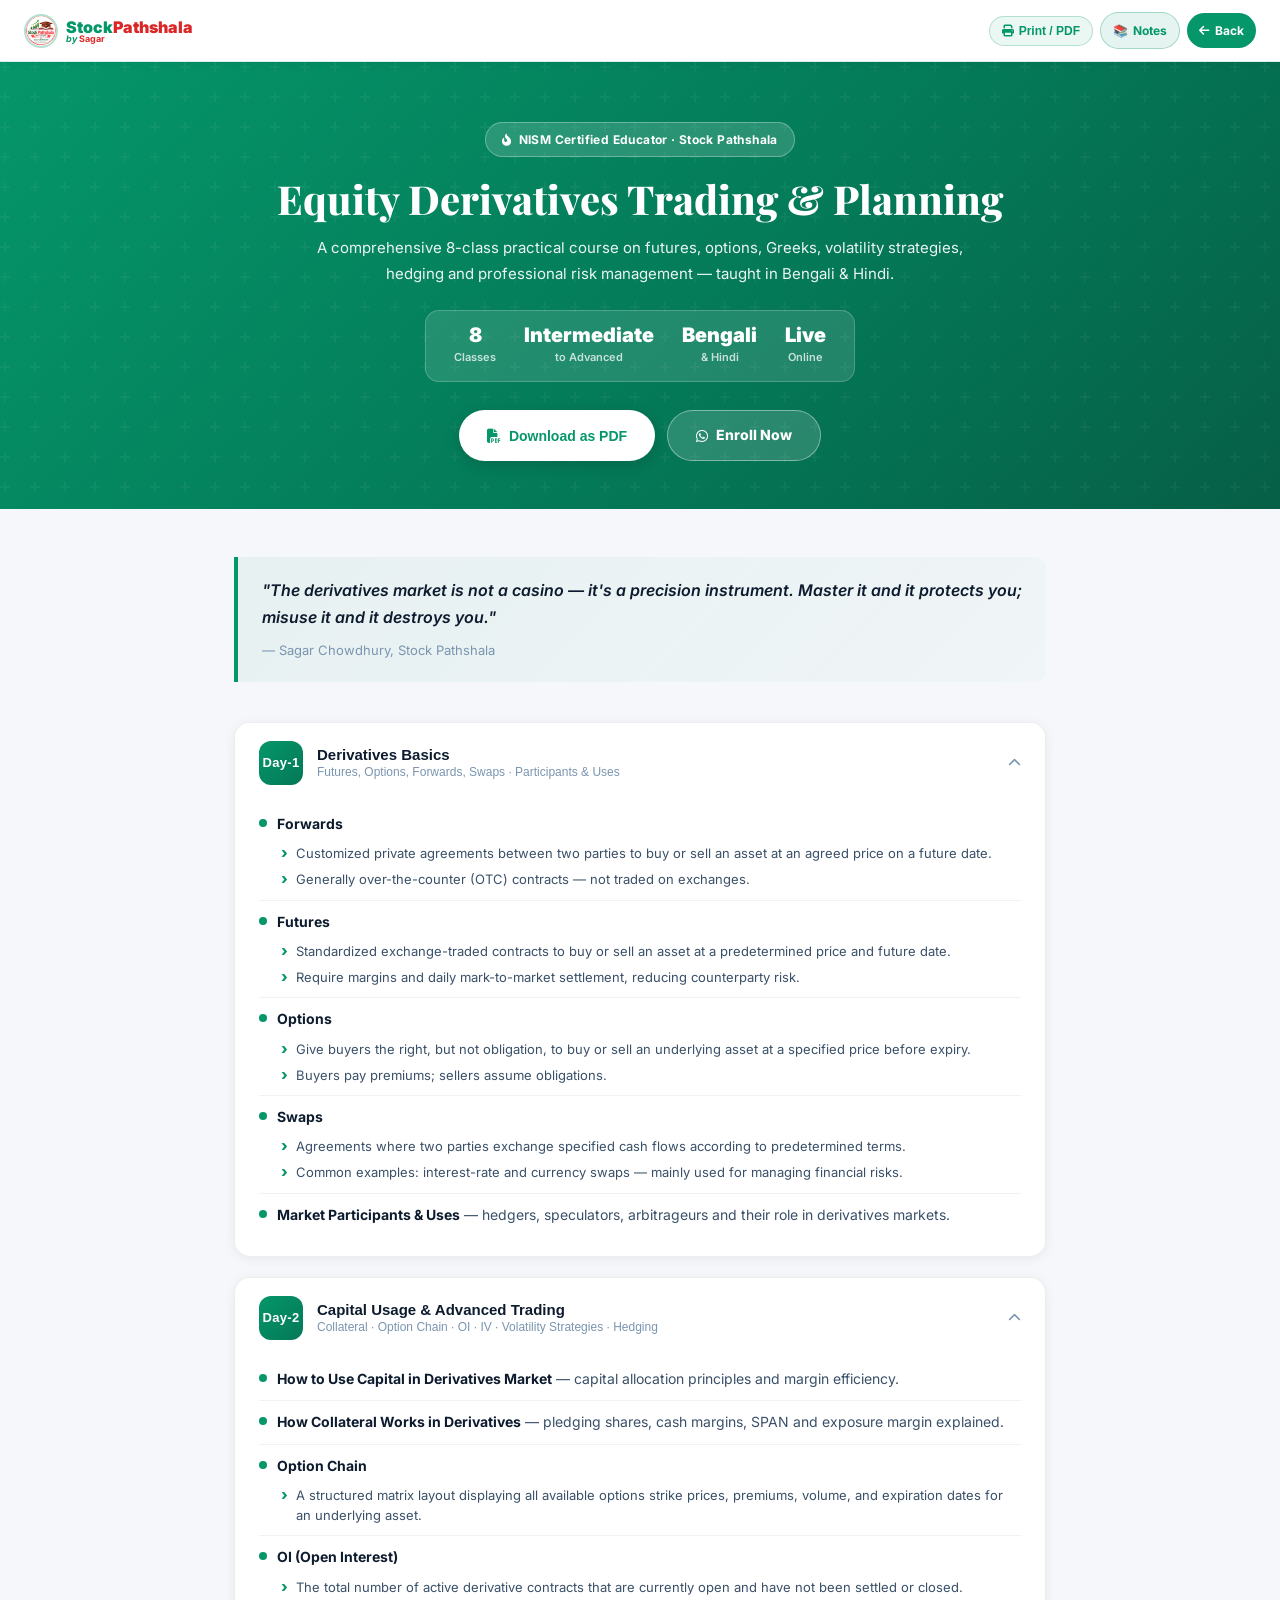
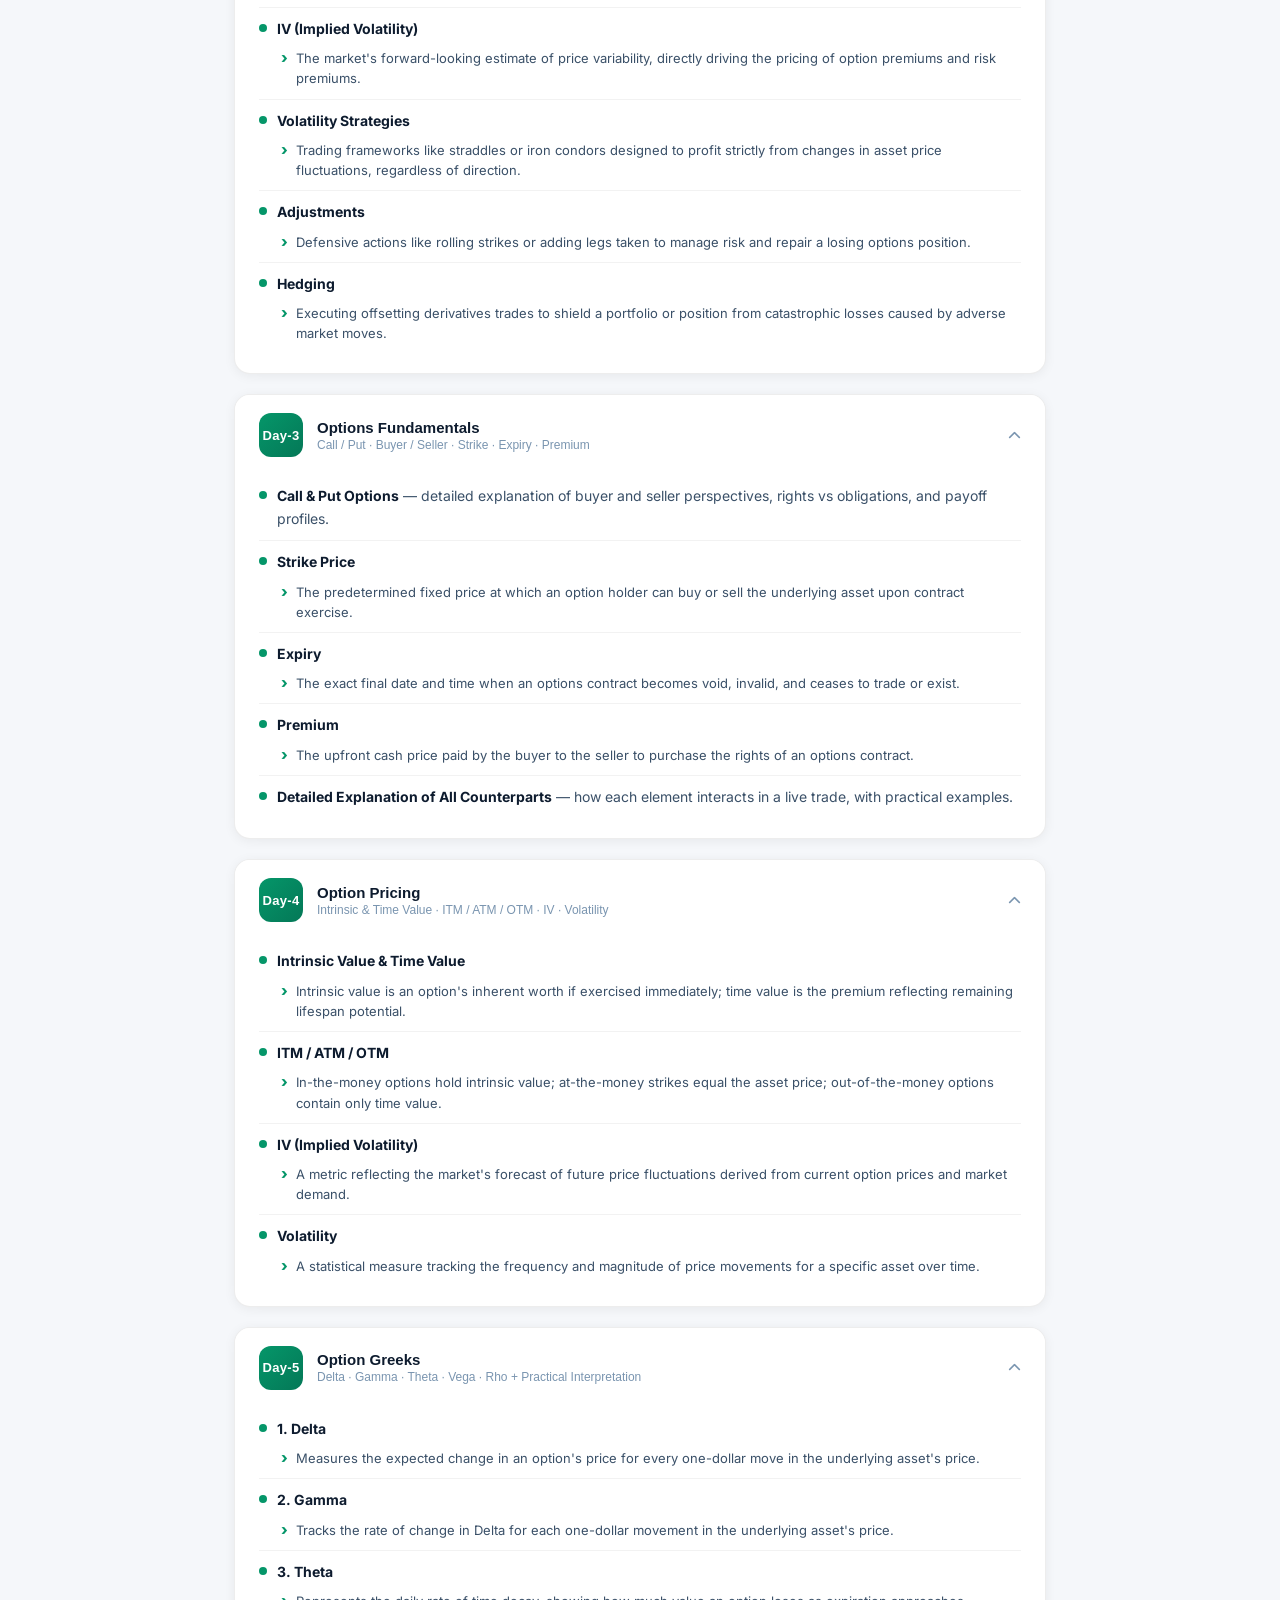
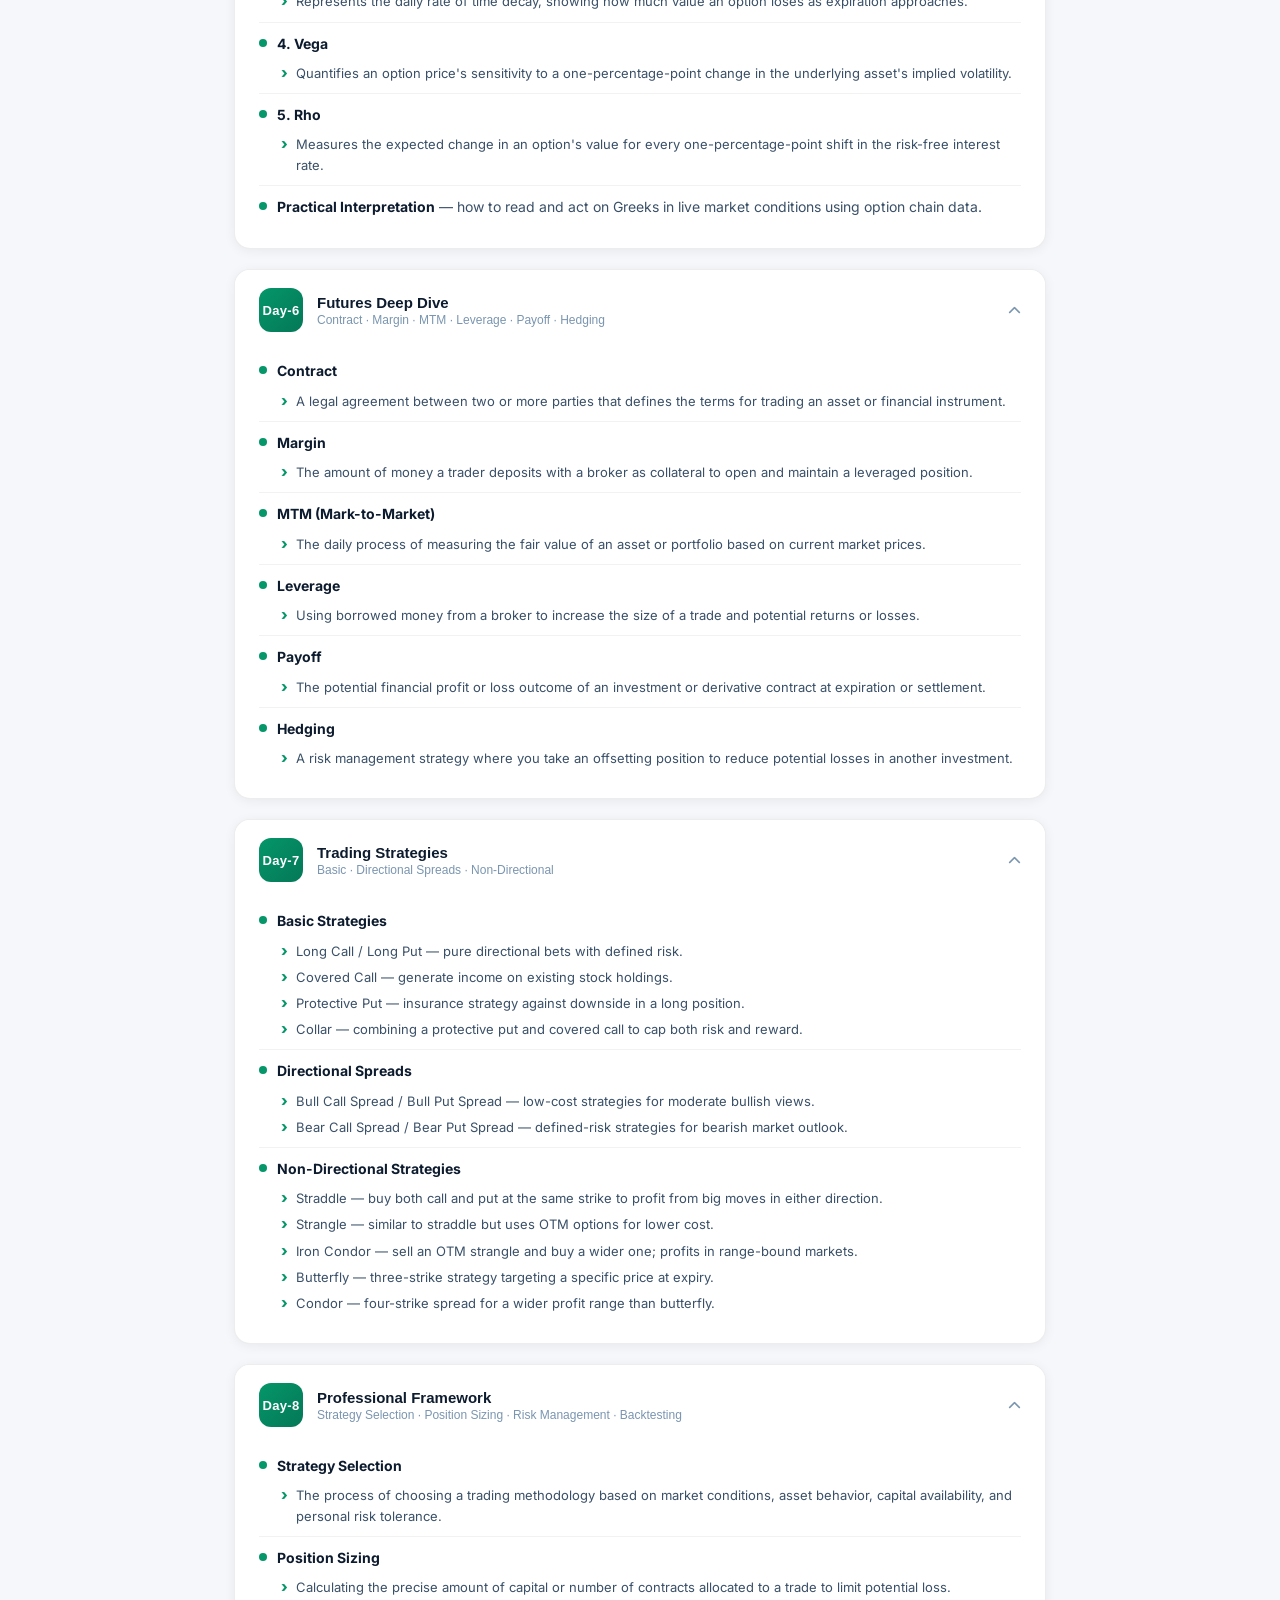
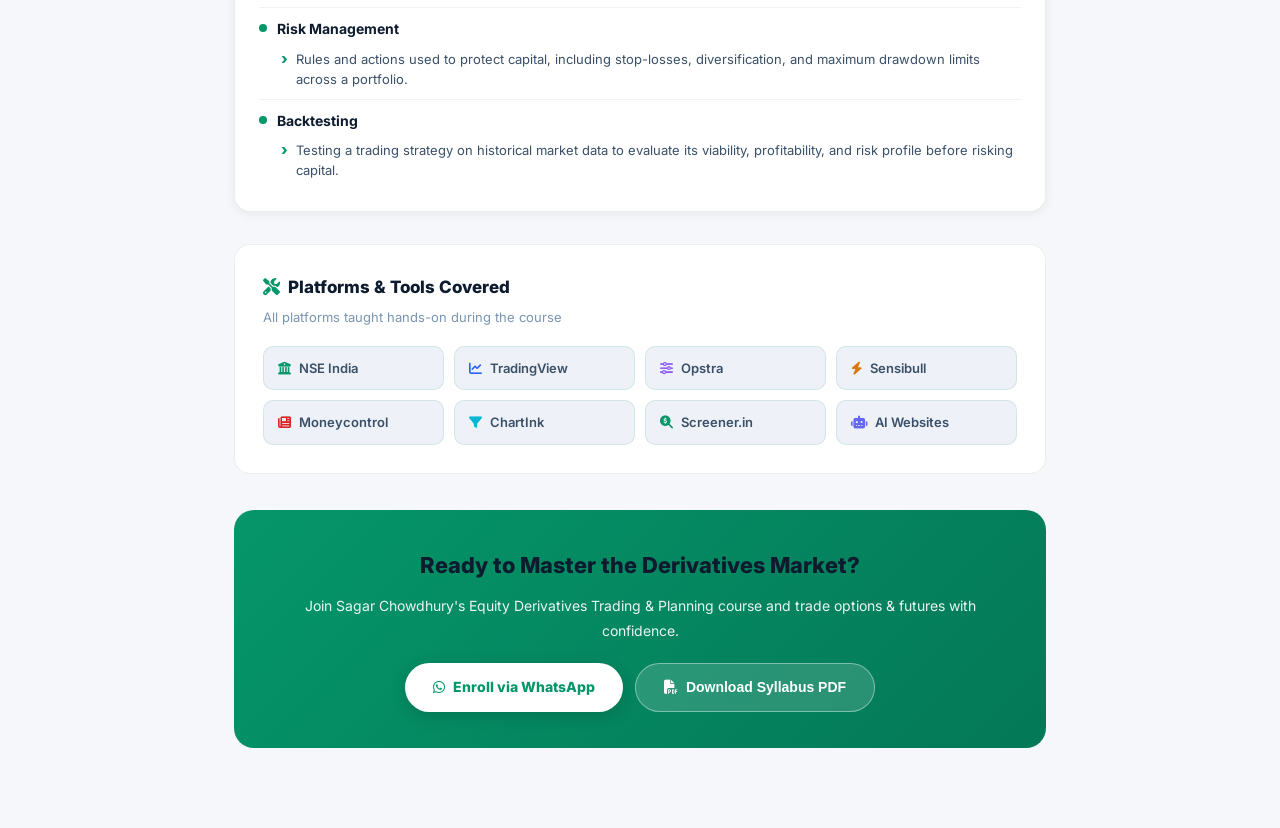
<file: course-equity-derivatives.html>
<!DOCTYPE html>
<html lang="en">
<head>
<meta charset="UTF-8">
<meta name="viewport" content="width=device-width, initial-scale=1.0">
<title>Equity Derivatives Trading & Planning | Stock Pathshala by Sagar</title>
<meta name="description" content="Equity Derivatives Trading & Planning course syllabus — 8-class module covering futures, options, Greeks, volatility strategies, hedging and professional risk management. Stock Pathshala by Sagar Chowdhury.">
<link rel="canonical" href="https://stockpathshalabysagar.com/course-equity-derivatives">
<link rel="icon" type="image/png" href="assets/stock-pathshala-logo.png">
<link rel="stylesheet" href="https://cdnjs.cloudflare.com/ajax/libs/font-awesome/6.5.0/css/all.min.css">
<link rel="preconnect" href="https://fonts.googleapis.com">
<link href="https://fonts.googleapis.com/css2?family=Inter:wght@300;400;500;600;700;800;900&family=Playfair+Display:wght@700;800&display=swap" rel="stylesheet">
<link rel="stylesheet" href="style.css">
<style>
/* ── Course page styles ── */
body { background: var(--bg-primary); }
.course-hero {
  background: linear-gradient(135deg, #059669 0%, #047857 60%, #065f46 100%);
  padding: 60px 24px 48px;
  color: #fff;
  text-align: center;
  position: relative;
  overflow: hidden;
}
.course-hero::before {
  content: '';
  position: absolute; inset: 0;
  background: url("data:image/svg+xml,%3Csvg width='60' height='60' viewBox='0 0 60 60' xmlns='http://www.w3.org/2000/svg'%3E%3Cg fill='none' fill-rule='evenodd'%3E%3Cg fill='%23ffffff' fill-opacity='0.04'%3E%3Cpath d='M36 34v-4h-2v4h-4v2h4v4h2v-4h4v-2h-4zm0-30V0h-2v4h-4v2h4v4h2V6h4V4h-4zM6 34v-4H4v4H0v2h4v4h2v-4h4v-2H6zM6 4V0H4v4H0v2h4v4h2V6h4V4H6z'/%3E%3C/g%3E%3C/g%3E%3C/svg%3E");
}
.course-hero-inner { position: relative; z-index: 1; max-width: 760px; margin: 0 auto; }
.course-badge {
  display: inline-flex; align-items: center; gap: 7px;
  padding: 6px 16px; background: rgba(255,255,255,0.15);
  border: 1px solid rgba(255,255,255,0.3); border-radius: 50px;
  font-size: 12px; font-weight: 700; color: #fff; margin-bottom: 18px;
  letter-spacing: 0.4px;
}
.course-hero h1 {
  font-family: 'Playfair Display', serif;
  font-size: 40px; font-weight: 800; color: #fff;
  margin-bottom: 12px; line-height: 1.2;
}
.course-hero p { font-size: 15px; opacity: 1; color: rgba(255,255,255,0.92); line-height: 1.7; margin-bottom: 24px; }
.course-meta-strip {
  display: inline-flex; gap: 28px; flex-wrap: wrap; justify-content: center;
  background: rgba(255,255,255,0.12); border-radius: 14px;
  padding: 14px 28px; border: 1px solid rgba(255,255,255,0.2);
}
.course-meta-item { text-align: center; }
.course-meta-item .val { font-size: 20px; font-weight: 900; color: #fff; line-height: 1; }
.course-meta-item .lbl { font-size: 11px; color: rgba(255,255,255,0.75); margin-top: 3px; font-weight: 600; }
.course-actions {
  display: flex; gap: 12px; justify-content: center; flex-wrap: wrap; margin-top: 28px;
}
.btn-dl {
  display: inline-flex; align-items: center; gap: 8px;
  padding: 12px 28px; border-radius: 50px; font-weight: 800;
  font-size: 14px; text-decoration: none; cursor: pointer;
  transition: all 0.2s; border: none;
}
.btn-dl.primary { background: #fff; color: #059669; box-shadow: 0 4px 16px rgba(0,0,0,0.15); }
.btn-dl.primary:hover { transform: translateY(-2px); box-shadow: 0 6px 22px rgba(0,0,0,0.2); }
.btn-dl.outline { background: rgba(255,255,255,0.15); color: #fff; border: 1.5px solid rgba(255,255,255,0.4); }
.btn-dl.outline:hover { background: rgba(255,255,255,0.25); }
.course-body { max-width: 860px; margin: 0 auto; padding: 48px 24px 80px; }
.quote-box {
  background: linear-gradient(135deg, rgba(5,150,105,0.06), rgba(5,150,105,0.02));
  border-left: 4px solid #059669; border-radius: 0 12px 12px 0;
  padding: 20px 24px; margin-bottom: 40px;
}
.quote-box p { font-size: 16px; font-style: italic; color: var(--text-primary); font-weight: 600; line-height: 1.7; margin: 0; }
.quote-box span { font-size: 13px; color: var(--text-muted); font-style: normal; display: block; margin-top: 8px; }
.day-card {
  background: var(--bg-card); border-radius: 16px;
  border: 1px solid rgba(0,0,0,0.07); box-shadow: 0 2px 12px rgba(0,0,0,0.06);
  margin-bottom: 20px; overflow: hidden;
}
.day-header {
  display: flex; align-items: center; gap: 14px;
  padding: 18px 24px; cursor: pointer;
  background: var(--bg-card); transition: background 0.2s;
  border: none; width: 100%; text-align: left;
}
.day-header:hover { background: var(--bg-secondary); }
.day-num {
  width: 44px; height: 44px; border-radius: 12px; flex-shrink: 0;
  background: linear-gradient(135deg, #059669, #047857);
  display: flex; align-items: center; justify-content: center;
  font-size: 13px; font-weight: 900; color: #fff; letter-spacing: 0.3px;
}
.day-title { flex: 1; }
.day-title strong { font-size: 15px; font-weight: 800; color: var(--text-primary); display: block; }
.day-title span { font-size: 12px; color: var(--text-muted); margin-top: 2px; display: block; }
.day-chevron { color: var(--text-muted); font-size: 13px; transition: transform 0.25s; }
.day-header.open .day-chevron { transform: rotate(180deg); }
.day-body { padding: 0 24px 20px; display: none; }
.day-body.open { display: block; }
.topic-item {
  display: flex; gap: 10px; align-items: flex-start;
  padding: 10px 0; border-bottom: 1px solid rgba(0,0,0,0.05);
}
.topic-item:last-child { border-bottom: none; }
.topic-dot {
  width: 8px; height: 8px; border-radius: 50%; background: #059669;
  flex-shrink: 0; margin-top: 6px;
}
.topic-text { font-size: 14px; color: var(--text-secondary); line-height: 1.6; }
.topic-text strong { color: var(--text-primary); }
.sub-list { margin-top: 8px; padding-left: 4px; display: flex; flex-direction: column; gap: 6px; }
.sub-item {
  display: flex; gap: 8px; align-items: flex-start;
  font-size: 13px; color: var(--text-secondary); line-height: 1.55;
}
.sub-item::before {
  content: '›'; color: #059669; font-weight: 800; font-size: 15px;
  flex-shrink: 0; line-height: 1.3;
}
.tools-section {
  background: var(--bg-card); border-radius: 16px;
  border: 1px solid rgba(0,0,0,0.07); padding: 28px;
  margin-top: 32px;
}
.tools-grid {
  display: grid; grid-template-columns: repeat(auto-fill, minmax(160px, 1fr));
  gap: 10px; margin-top: 16px;
}
.tool-chip {
  display: flex; align-items: center; gap: 8px;
  padding: 10px 14px; background: var(--bg-secondary);
  border-radius: 10px; font-size: 13px; font-weight: 600;
  color: var(--text-secondary); text-decoration: none;
  border: 1px solid rgba(5,150,105,0.12); transition: all 0.2s;
}
.tool-chip:hover { border-color: #059669; color: #059669; background: rgba(5,150,105,0.06); }
.enroll-cta {
  background: linear-gradient(135deg, #059669, #047857);
  border-radius: 20px; padding: 36px; text-align: center;
  margin-top: 36px; color: #fff;
}
.enroll-cta h3 { font-size: 22px; font-weight: 800; margin-bottom: 8px; }
.enroll-cta p { font-size: 14px; opacity: 1; color: rgba(255,255,255,0.92); margin-bottom: 20px; }
@media print {
  .course-actions, nav, footer, .enroll-cta button, .day-chevron { display: none !important; }
  .day-body { display: block !important; }
  .day-card { box-shadow: none; border: 1px solid #e5e7eb; page-break-inside: avoid; }
  .course-hero { background: #059669 !important; -webkit-print-color-adjust: exact; print-color-adjust: exact; }
  body { padding-bottom: 0 !important; }
}
@media (max-width: 600px) {
  .course-hero h1 { font-size: 26px; }
  .course-meta-strip { gap: 16px; padding: 12px 16px; }
  .course-body { padding: 28px 16px 80px; }
}
</style>
</head>
<body>

<!-- Nav -->
<nav style="position:sticky;top:0;z-index:100;background:rgba(255,255,255,0.97);
  backdrop-filter:blur(20px);border-bottom:1px solid rgba(5,150,105,0.15);
  padding:12px 24px;display:flex;align-items:center;justify-content:space-between;
  box-shadow:0 1px 10px rgba(0,0,0,0.06)">
  <a href="index" style="display:flex;align-items:center;gap:8px;text-decoration:none">
    <img src="assets/stock-pathshala-logo.png" style="width:34px;height:34px;border-radius:50%;object-fit:cover;border:2px solid rgba(5,150,105,0.3)">
    <div style="line-height:1">
      <span style="font-size:16px;font-weight:900;color:#059669">Stock</span><span style="font-size:16px;font-weight:900;color:#dc2626">Pathshala</span>
      <span style="font-size:9px;font-weight:700;color:#059669;display:block;margin-top:-1px"><em>by</em> <b style="color:#dc2626">Sagar</b></span>
    </div>
  </a>
  <div style="display:flex;gap:7px;align-items:center;flex-shrink:0">
    <button onclick="window.print()" style="display:flex;align-items:center;gap:5px;padding:7px 12px;
      background:rgba(5,150,105,0.08);border:1.5px solid rgba(5,150,105,0.25);
      border-radius:50px;color:#059669;font-weight:700;font-size:12px;cursor:pointer;white-space:nowrap">
      <i class="fas fa-print"></i> <span class="btn-label-hide">Print / PDF</span>
    </button>
    <a href="equity-notes" style="display:flex;align-items:center;gap:5px;padding:7px 12px;
      background:rgba(5,150,105,0.1);border:1.5px solid rgba(5,150,105,0.3);
      border-radius:50px;color:#059669;font-weight:700;font-size:12px;text-decoration:none;white-space:nowrap">
      📚 <span class="btn-label-hide">Notes</span>
    </a>
    <a href="index#classes" style="display:flex;align-items:center;gap:5px;padding:7px 12px;
      background:#059669;border-radius:50px;color:#fff;font-weight:700;font-size:12px;text-decoration:none;white-space:nowrap">
      <i class="fas fa-arrow-left"></i> <span class="btn-label-hide">Back</span>
    </a>
  </div>
</nav>
<style>
@media(max-width:480px){
  .btn-label-hide { display:none; }
}
</style>

<!-- Hero -->
<div class="course-hero">
  <div class="course-hero-inner">
    <div class="course-badge"><i class="fas fa-fire-flame-curved"></i> NISM Certified Educator · Stock Pathshala</div>
    <h1>Equity Derivatives Trading &amp; Planning</h1>
    <p>A comprehensive 8-class practical course on futures, options, Greeks, volatility strategies,<br>hedging and professional risk management — taught in Bengali &amp; Hindi.</p>
    <div class="course-meta-strip">
      <div class="course-meta-item"><div class="val">8</div><div class="lbl">Classes</div></div>
      <div class="course-meta-item"><div class="val">Intermediate</div><div class="lbl">to Advanced</div></div>
      <div class="course-meta-item"><div class="val">Bengali</div><div class="lbl">&amp; Hindi</div></div>
      <div class="course-meta-item"><div class="val">Live</div><div class="lbl">Online</div></div>
    </div>
    <div class="course-actions">
      <button onclick="window.print()" class="btn-dl primary">
        <i class="fas fa-file-pdf"></i> Download as PDF
      </button>
      <a href="https://wa.me/918436090949?text=Hi%20Sagar%2C%20I%20want%20to%20enroll%20in%20Equity%20Derivatives%20Trading%20and%20Planning" target="_blank" class="btn-dl outline">
        <i class="fab fa-whatsapp"></i> Enroll Now
      </a>
    </div>
  </div>
</div>

<!-- Body -->
<div class="course-body">

  <!-- Quote -->
  <div class="quote-box">
    <p>"The derivatives market is not a casino — it's a precision instrument. Master it and it protects you; misuse it and it destroys you."</p>
    <span>— Sagar Chowdhury, Stock Pathshala</span>
  </div>

  <!-- Class 1 -->
  <div class="day-card">
    <button class="day-header open" onclick="toggleDay(this)">
      <div class="day-num">Day-1</div>
      <div class="day-title">
        <strong>Derivatives Basics</strong>
        <span>Futures, Options, Forwards, Swaps · Participants &amp; Uses</span>
      </div>
      <i class="fas fa-chevron-down day-chevron"></i>
    </button>
    <div class="day-body open">
      <div class="topic-item">
        <div class="topic-dot"></div>
        <div class="topic-text">
          <strong>Forwards</strong>
          <div class="sub-list">
            <div class="sub-item">Customized private agreements between two parties to buy or sell an asset at an agreed price on a future date.</div>
            <div class="sub-item">Generally over-the-counter (OTC) contracts — not traded on exchanges.</div>
          </div>
        </div>
      </div>
      <div class="topic-item">
        <div class="topic-dot"></div>
        <div class="topic-text">
          <strong>Futures</strong>
          <div class="sub-list">
            <div class="sub-item">Standardized exchange-traded contracts to buy or sell an asset at a predetermined price and future date.</div>
            <div class="sub-item">Require margins and daily mark-to-market settlement, reducing counterparty risk.</div>
          </div>
        </div>
      </div>
      <div class="topic-item">
        <div class="topic-dot"></div>
        <div class="topic-text">
          <strong>Options</strong>
          <div class="sub-list">
            <div class="sub-item">Give buyers the right, but not obligation, to buy or sell an underlying asset at a specified price before expiry.</div>
            <div class="sub-item">Buyers pay premiums; sellers assume obligations.</div>
          </div>
        </div>
      </div>
      <div class="topic-item">
        <div class="topic-dot"></div>
        <div class="topic-text">
          <strong>Swaps</strong>
          <div class="sub-list">
            <div class="sub-item">Agreements where two parties exchange specified cash flows according to predetermined terms.</div>
            <div class="sub-item">Common examples: interest-rate and currency swaps — mainly used for managing financial risks.</div>
          </div>
        </div>
      </div>
      <div class="topic-item">
        <div class="topic-dot"></div>
        <div class="topic-text"><strong>Market Participants &amp; Uses</strong> — hedgers, speculators, arbitrageurs and their role in derivatives markets.</div>
      </div>
    </div>
  </div>

  <!-- Class 2 -->
  <div class="day-card">
    <button class="day-header open" onclick="toggleDay(this)">
      <div class="day-num">Day-2</div>
      <div class="day-title">
        <strong>Capital Usage &amp; Advanced Trading</strong>
        <span>Collateral · Option Chain · OI · IV · Volatility Strategies · Hedging</span>
      </div>
      <i class="fas fa-chevron-down day-chevron"></i>
    </button>
    <div class="day-body open">
      <div class="topic-item">
        <div class="topic-dot"></div>
        <div class="topic-text"><strong>How to Use Capital in Derivatives Market</strong> — capital allocation principles and margin efficiency.</div>
      </div>
      <div class="topic-item">
        <div class="topic-dot"></div>
        <div class="topic-text"><strong>How Collateral Works in Derivatives</strong> — pledging shares, cash margins, SPAN and exposure margin explained.</div>
      </div>
      <div class="topic-item">
        <div class="topic-dot"></div>
        <div class="topic-text">
          <strong>Option Chain</strong>
          <div class="sub-list">
            <div class="sub-item">A structured matrix layout displaying all available options strike prices, premiums, volume, and expiration dates for an underlying asset.</div>
          </div>
        </div>
      </div>
      <div class="topic-item">
        <div class="topic-dot"></div>
        <div class="topic-text">
          <strong>OI (Open Interest)</strong>
          <div class="sub-list">
            <div class="sub-item">The total number of active derivative contracts that are currently open and have not been settled or closed.</div>
          </div>
        </div>
      </div>
      <div class="topic-item">
        <div class="topic-dot"></div>
        <div class="topic-text">
          <strong>IV (Implied Volatility)</strong>
          <div class="sub-list">
            <div class="sub-item">The market's forward-looking estimate of price variability, directly driving the pricing of option premiums and risk premiums.</div>
          </div>
        </div>
      </div>
      <div class="topic-item">
        <div class="topic-dot"></div>
        <div class="topic-text">
          <strong>Volatility Strategies</strong>
          <div class="sub-list">
            <div class="sub-item">Trading frameworks like straddles or iron condors designed to profit strictly from changes in asset price fluctuations, regardless of direction.</div>
          </div>
        </div>
      </div>
      <div class="topic-item">
        <div class="topic-dot"></div>
        <div class="topic-text">
          <strong>Adjustments</strong>
          <div class="sub-list">
            <div class="sub-item">Defensive actions like rolling strikes or adding legs taken to manage risk and repair a losing options position.</div>
          </div>
        </div>
      </div>
      <div class="topic-item">
        <div class="topic-dot"></div>
        <div class="topic-text">
          <strong>Hedging</strong>
          <div class="sub-list">
            <div class="sub-item">Executing offsetting derivatives trades to shield a portfolio or position from catastrophic losses caused by adverse market moves.</div>
          </div>
        </div>
      </div>
    </div>
  </div>

  <!-- Class 3 -->
  <div class="day-card">
    <button class="day-header open" onclick="toggleDay(this)">
      <div class="day-num">Day-3</div>
      <div class="day-title">
        <strong>Options Fundamentals</strong>
        <span>Call / Put · Buyer / Seller · Strike · Expiry · Premium</span>
      </div>
      <i class="fas fa-chevron-down day-chevron"></i>
    </button>
    <div class="day-body open">
      <div class="topic-item">
        <div class="topic-dot"></div>
        <div class="topic-text"><strong>Call &amp; Put Options</strong> — detailed explanation of buyer and seller perspectives, rights vs obligations, and payoff profiles.</div>
      </div>
      <div class="topic-item">
        <div class="topic-dot"></div>
        <div class="topic-text">
          <strong>Strike Price</strong>
          <div class="sub-list">
            <div class="sub-item">The predetermined fixed price at which an option holder can buy or sell the underlying asset upon contract exercise.</div>
          </div>
        </div>
      </div>
      <div class="topic-item">
        <div class="topic-dot"></div>
        <div class="topic-text">
          <strong>Expiry</strong>
          <div class="sub-list">
            <div class="sub-item">The exact final date and time when an options contract becomes void, invalid, and ceases to trade or exist.</div>
          </div>
        </div>
      </div>
      <div class="topic-item">
        <div class="topic-dot"></div>
        <div class="topic-text">
          <strong>Premium</strong>
          <div class="sub-list">
            <div class="sub-item">The upfront cash price paid by the buyer to the seller to purchase the rights of an options contract.</div>
          </div>
        </div>
      </div>
      <div class="topic-item">
        <div class="topic-dot"></div>
        <div class="topic-text"><strong>Detailed Explanation of All Counterparts</strong> — how each element interacts in a live trade, with practical examples.</div>
      </div>
    </div>
  </div>

  <!-- Class 4 -->
  <div class="day-card">
    <button class="day-header open" onclick="toggleDay(this)">
      <div class="day-num">Day-4</div>
      <div class="day-title">
        <strong>Option Pricing</strong>
        <span>Intrinsic &amp; Time Value · ITM / ATM / OTM · IV · Volatility</span>
      </div>
      <i class="fas fa-chevron-down day-chevron"></i>
    </button>
    <div class="day-body open">
      <div class="topic-item">
        <div class="topic-dot"></div>
        <div class="topic-text">
          <strong>Intrinsic Value &amp; Time Value</strong>
          <div class="sub-list">
            <div class="sub-item">Intrinsic value is an option's inherent worth if exercised immediately; time value is the premium reflecting remaining lifespan potential.</div>
          </div>
        </div>
      </div>
      <div class="topic-item">
        <div class="topic-dot"></div>
        <div class="topic-text">
          <strong>ITM / ATM / OTM</strong>
          <div class="sub-list">
            <div class="sub-item">In-the-money options hold intrinsic value; at-the-money strikes equal the asset price; out-of-the-money options contain only time value.</div>
          </div>
        </div>
      </div>
      <div class="topic-item">
        <div class="topic-dot"></div>
        <div class="topic-text">
          <strong>IV (Implied Volatility)</strong>
          <div class="sub-list">
            <div class="sub-item">A metric reflecting the market's forecast of future price fluctuations derived from current option prices and market demand.</div>
          </div>
        </div>
      </div>
      <div class="topic-item">
        <div class="topic-dot"></div>
        <div class="topic-text">
          <strong>Volatility</strong>
          <div class="sub-list">
            <div class="sub-item">A statistical measure tracking the frequency and magnitude of price movements for a specific asset over time.</div>
          </div>
        </div>
      </div>
    </div>
  </div>

  <!-- Class 5 -->
  <div class="day-card">
    <button class="day-header open" onclick="toggleDay(this)">
      <div class="day-num">Day-5</div>
      <div class="day-title">
        <strong>Option Greeks</strong>
        <span>Delta · Gamma · Theta · Vega · Rho + Practical Interpretation</span>
      </div>
      <i class="fas fa-chevron-down day-chevron"></i>
    </button>
    <div class="day-body open">
      <div class="topic-item">
        <div class="topic-dot"></div>
        <div class="topic-text">
          <strong>1. Delta</strong>
          <div class="sub-list">
            <div class="sub-item">Measures the expected change in an option's price for every one-dollar move in the underlying asset's price.</div>
          </div>
        </div>
      </div>
      <div class="topic-item">
        <div class="topic-dot"></div>
        <div class="topic-text">
          <strong>2. Gamma</strong>
          <div class="sub-list">
            <div class="sub-item">Tracks the rate of change in Delta for each one-dollar movement in the underlying asset's price.</div>
          </div>
        </div>
      </div>
      <div class="topic-item">
        <div class="topic-dot"></div>
        <div class="topic-text">
          <strong>3. Theta</strong>
          <div class="sub-list">
            <div class="sub-item">Represents the daily rate of time decay, showing how much value an option loses as expiration approaches.</div>
          </div>
        </div>
      </div>
      <div class="topic-item">
        <div class="topic-dot"></div>
        <div class="topic-text">
          <strong>4. Vega</strong>
          <div class="sub-list">
            <div class="sub-item">Quantifies an option price's sensitivity to a one-percentage-point change in the underlying asset's implied volatility.</div>
          </div>
        </div>
      </div>
      <div class="topic-item">
        <div class="topic-dot"></div>
        <div class="topic-text">
          <strong>5. Rho</strong>
          <div class="sub-list">
            <div class="sub-item">Measures the expected change in an option's value for every one-percentage-point shift in the risk-free interest rate.</div>
          </div>
        </div>
      </div>
      <div class="topic-item">
        <div class="topic-dot"></div>
        <div class="topic-text"><strong>Practical Interpretation</strong> — how to read and act on Greeks in live market conditions using option chain data.</div>
      </div>
    </div>
  </div>

  <!-- Class 6 -->
  <div class="day-card">
    <button class="day-header open" onclick="toggleDay(this)">
      <div class="day-num">Day-6</div>
      <div class="day-title">
        <strong>Futures Deep Dive</strong>
        <span>Contract · Margin · MTM · Leverage · Payoff · Hedging</span>
      </div>
      <i class="fas fa-chevron-down day-chevron"></i>
    </button>
    <div class="day-body open">
      <div class="topic-item">
        <div class="topic-dot"></div>
        <div class="topic-text">
          <strong>Contract</strong>
          <div class="sub-list">
            <div class="sub-item">A legal agreement between two or more parties that defines the terms for trading an asset or financial instrument.</div>
          </div>
        </div>
      </div>
      <div class="topic-item">
        <div class="topic-dot"></div>
        <div class="topic-text">
          <strong>Margin</strong>
          <div class="sub-list">
            <div class="sub-item">The amount of money a trader deposits with a broker as collateral to open and maintain a leveraged position.</div>
          </div>
        </div>
      </div>
      <div class="topic-item">
        <div class="topic-dot"></div>
        <div class="topic-text">
          <strong>MTM (Mark-to-Market)</strong>
          <div class="sub-list">
            <div class="sub-item">The daily process of measuring the fair value of an asset or portfolio based on current market prices.</div>
          </div>
        </div>
      </div>
      <div class="topic-item">
        <div class="topic-dot"></div>
        <div class="topic-text">
          <strong>Leverage</strong>
          <div class="sub-list">
            <div class="sub-item">Using borrowed money from a broker to increase the size of a trade and potential returns or losses.</div>
          </div>
        </div>
      </div>
      <div class="topic-item">
        <div class="topic-dot"></div>
        <div class="topic-text">
          <strong>Payoff</strong>
          <div class="sub-list">
            <div class="sub-item">The potential financial profit or loss outcome of an investment or derivative contract at expiration or settlement.</div>
          </div>
        </div>
      </div>
      <div class="topic-item">
        <div class="topic-dot"></div>
        <div class="topic-text">
          <strong>Hedging</strong>
          <div class="sub-list">
            <div class="sub-item">A risk management strategy where you take an offsetting position to reduce potential losses in another investment.</div>
          </div>
        </div>
      </div>
    </div>
  </div>

  <!-- Class 7 -->
  <div class="day-card">
    <button class="day-header open" onclick="toggleDay(this)">
      <div class="day-num">Day-7</div>
      <div class="day-title">
        <strong>Trading Strategies</strong>
        <span>Basic · Directional Spreads · Non-Directional</span>
      </div>
      <i class="fas fa-chevron-down day-chevron"></i>
    </button>
    <div class="day-body open">
      <div class="topic-item">
        <div class="topic-dot"></div>
        <div class="topic-text">
          <strong>Basic Strategies</strong>
          <div class="sub-list">
            <div class="sub-item">Long Call / Long Put — pure directional bets with defined risk.</div>
            <div class="sub-item">Covered Call — generate income on existing stock holdings.</div>
            <div class="sub-item">Protective Put — insurance strategy against downside in a long position.</div>
            <div class="sub-item">Collar — combining a protective put and covered call to cap both risk and reward.</div>
          </div>
        </div>
      </div>
      <div class="topic-item">
        <div class="topic-dot"></div>
        <div class="topic-text">
          <strong>Directional Spreads</strong>
          <div class="sub-list">
            <div class="sub-item">Bull Call Spread / Bull Put Spread — low-cost strategies for moderate bullish views.</div>
            <div class="sub-item">Bear Call Spread / Bear Put Spread — defined-risk strategies for bearish market outlook.</div>
          </div>
        </div>
      </div>
      <div class="topic-item">
        <div class="topic-dot"></div>
        <div class="topic-text">
          <strong>Non-Directional Strategies</strong>
          <div class="sub-list">
            <div class="sub-item">Straddle — buy both call and put at the same strike to profit from big moves in either direction.</div>
            <div class="sub-item">Strangle — similar to straddle but uses OTM options for lower cost.</div>
            <div class="sub-item">Iron Condor — sell an OTM strangle and buy a wider one; profits in range-bound markets.</div>
            <div class="sub-item">Butterfly — three-strike strategy targeting a specific price at expiry.</div>
            <div class="sub-item">Condor — four-strike spread for a wider profit range than butterfly.</div>
          </div>
        </div>
      </div>
    </div>
  </div>

  <!-- Class 8 -->
  <div class="day-card">
    <button class="day-header open" onclick="toggleDay(this)">
      <div class="day-num">Day-8</div>
      <div class="day-title">
        <strong>Professional Framework</strong>
        <span>Strategy Selection · Position Sizing · Risk Management · Backtesting</span>
      </div>
      <i class="fas fa-chevron-down day-chevron"></i>
    </button>
    <div class="day-body open">
      <div class="topic-item">
        <div class="topic-dot"></div>
        <div class="topic-text">
          <strong>Strategy Selection</strong>
          <div class="sub-list">
            <div class="sub-item">The process of choosing a trading methodology based on market conditions, asset behavior, capital availability, and personal risk tolerance.</div>
          </div>
        </div>
      </div>
      <div class="topic-item">
        <div class="topic-dot"></div>
        <div class="topic-text">
          <strong>Position Sizing</strong>
          <div class="sub-list">
            <div class="sub-item">Calculating the precise amount of capital or number of contracts allocated to a trade to limit potential loss.</div>
          </div>
        </div>
      </div>
      <div class="topic-item">
        <div class="topic-dot"></div>
        <div class="topic-text">
          <strong>Risk Management</strong>
          <div class="sub-list">
            <div class="sub-item">Rules and actions used to protect capital, including stop-losses, diversification, and maximum drawdown limits across a portfolio.</div>
          </div>
        </div>
      </div>
      <div class="topic-item">
        <div class="topic-dot"></div>
        <div class="topic-text">
          <strong>Backtesting</strong>
          <div class="sub-list">
            <div class="sub-item">Testing a trading strategy on historical market data to evaluate its viability, profitability, and risk profile before risking capital.</div>
          </div>
        </div>
      </div>
    </div>
  </div>

  <!-- Tools section -->
  <div class="tools-section">
    <h3 style="font-size:17px;font-weight:800;color:var(--text-primary);margin-bottom:4px">
      <i class="fas fa-tools" style="color:#059669"></i> &nbsp;Platforms &amp; Tools Covered
    </h3>
    <p style="font-size:13px;color:var(--text-muted);margin-bottom:0">All platforms taught hands-on during the course</p>
    <div class="tools-grid">
      <a href="https://www.nseindia.com" target="_blank" class="tool-chip"><i class="fas fa-building-columns" style="color:#059669"></i> NSE India</a>
      <a href="https://www.tradingview.com" target="_blank" class="tool-chip"><i class="fas fa-chart-line" style="color:#2962ff"></i> TradingView</a>
      <a href="https://opstra.definedge.com" target="_blank" class="tool-chip"><i class="fas fa-sliders" style="color:#8b5cf6"></i> Opstra</a>
      <a href="https://sensibull.com" target="_blank" class="tool-chip"><i class="fas fa-bolt" style="color:#d97706"></i> Sensibull</a>
      <a href="https://www.moneycontrol.com" target="_blank" class="tool-chip"><i class="fas fa-newspaper" style="color:#dc2626"></i> Moneycontrol</a>
      <a href="https://chartink.com" target="_blank" class="tool-chip"><i class="fas fa-filter" style="color:#06b6d4"></i> ChartInk</a>
      <a href="https://www.screener.in" target="_blank" class="tool-chip"><i class="fas fa-search-dollar" style="color:#059669"></i> Screener.in</a>
      <div class="tool-chip"><i class="fas fa-robot" style="color:#6366f1"></i> AI Websites</div>
    </div>
  </div>

  <!-- Enroll CTA -->
  <div class="enroll-cta">
    <h3>Ready to Master the Derivatives Market?</h3>
    <p>Join Sagar Chowdhury's Equity Derivatives Trading &amp; Planning course and trade options &amp; futures with confidence.</p>
    <div style="display:flex;gap:12px;justify-content:center;flex-wrap:wrap">
      <a href="https://wa.me/918436090949?text=Hi%20Sagar%2C%20I%20want%20to%20enroll%20in%20Equity%20Derivatives%20Trading%20and%20Planning"
        target="_blank" class="btn-dl primary">
        <i class="fab fa-whatsapp"></i> Enroll via WhatsApp
      </a>
      <button onclick="window.print()" class="btn-dl outline">
        <i class="fas fa-file-pdf"></i> Download Syllabus PDF
      </button>
    </div>
  </div>

</div><!-- /course-body -->

<script>
function toggleDay(btn) {
  btn.classList.toggle('open');
  const body = btn.nextElementSibling;
  body.classList.toggle('open');
}
</script>
</body>
</html>
</file>
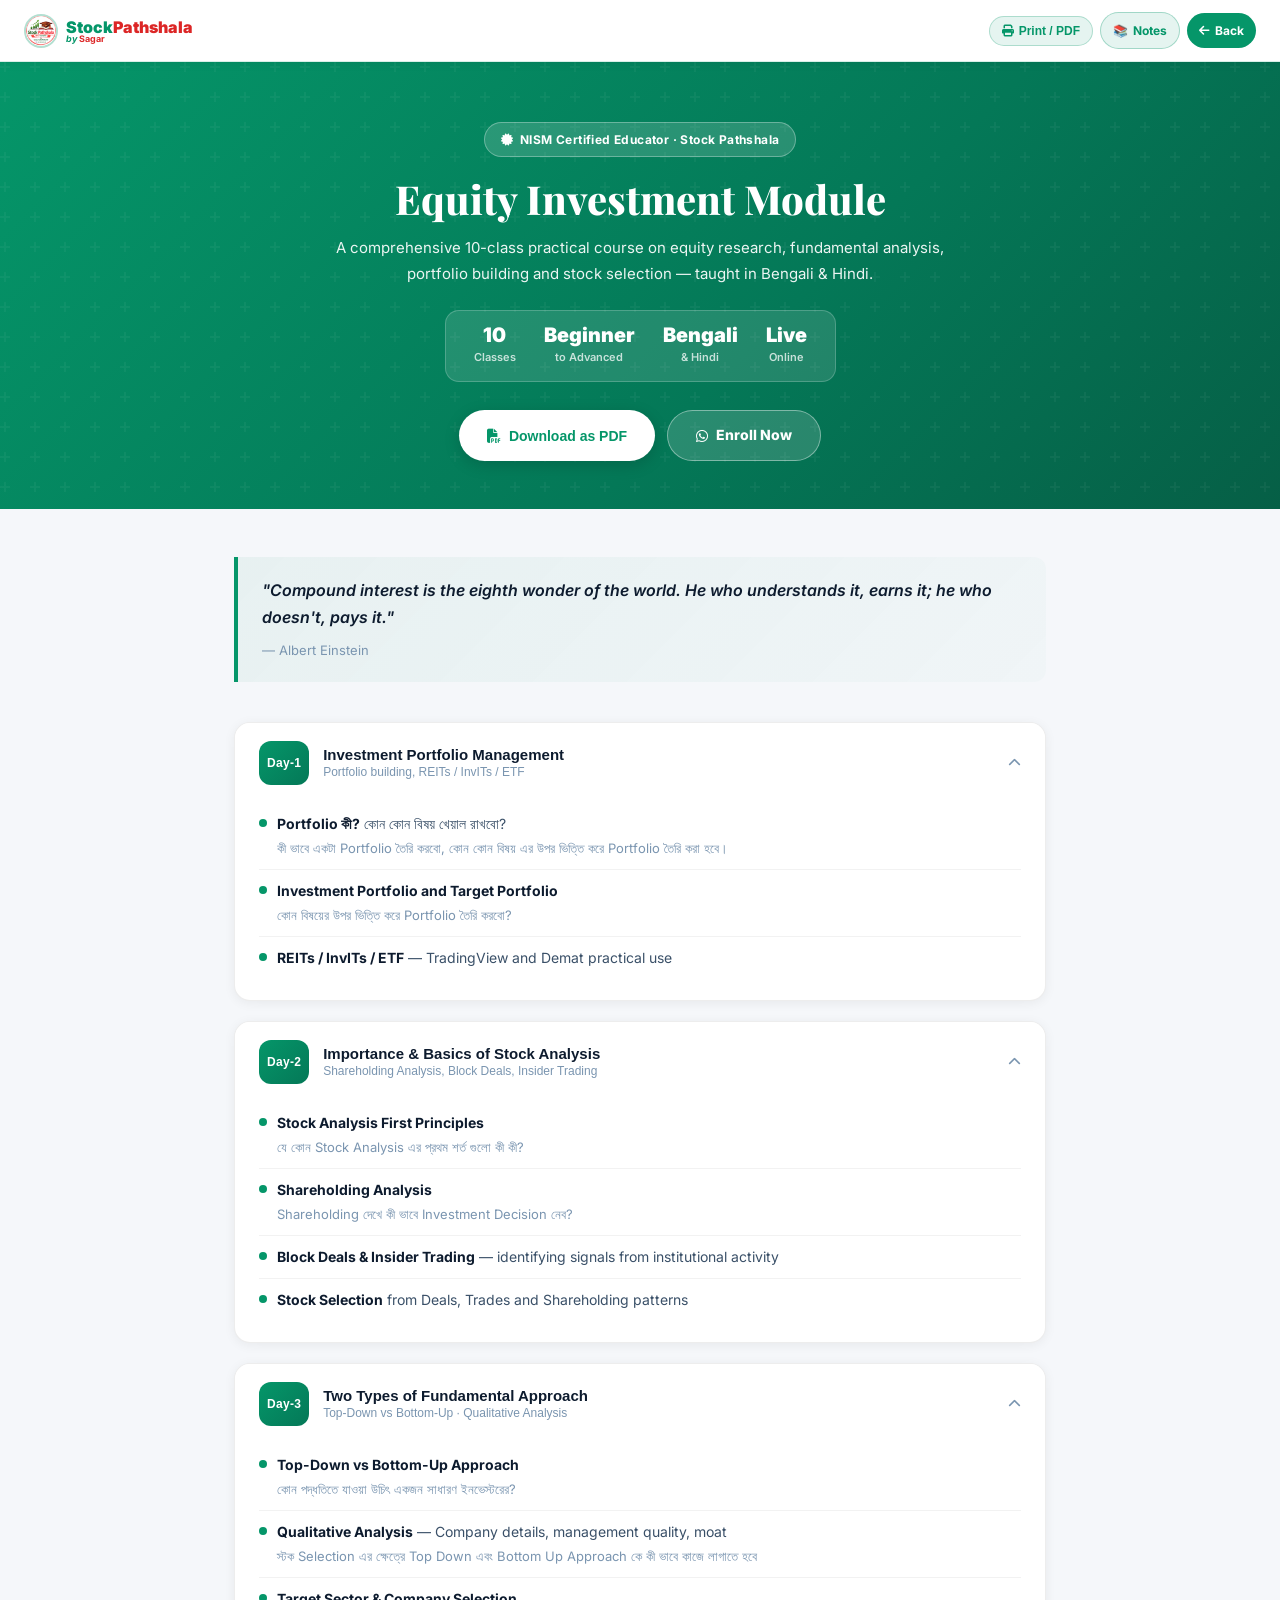
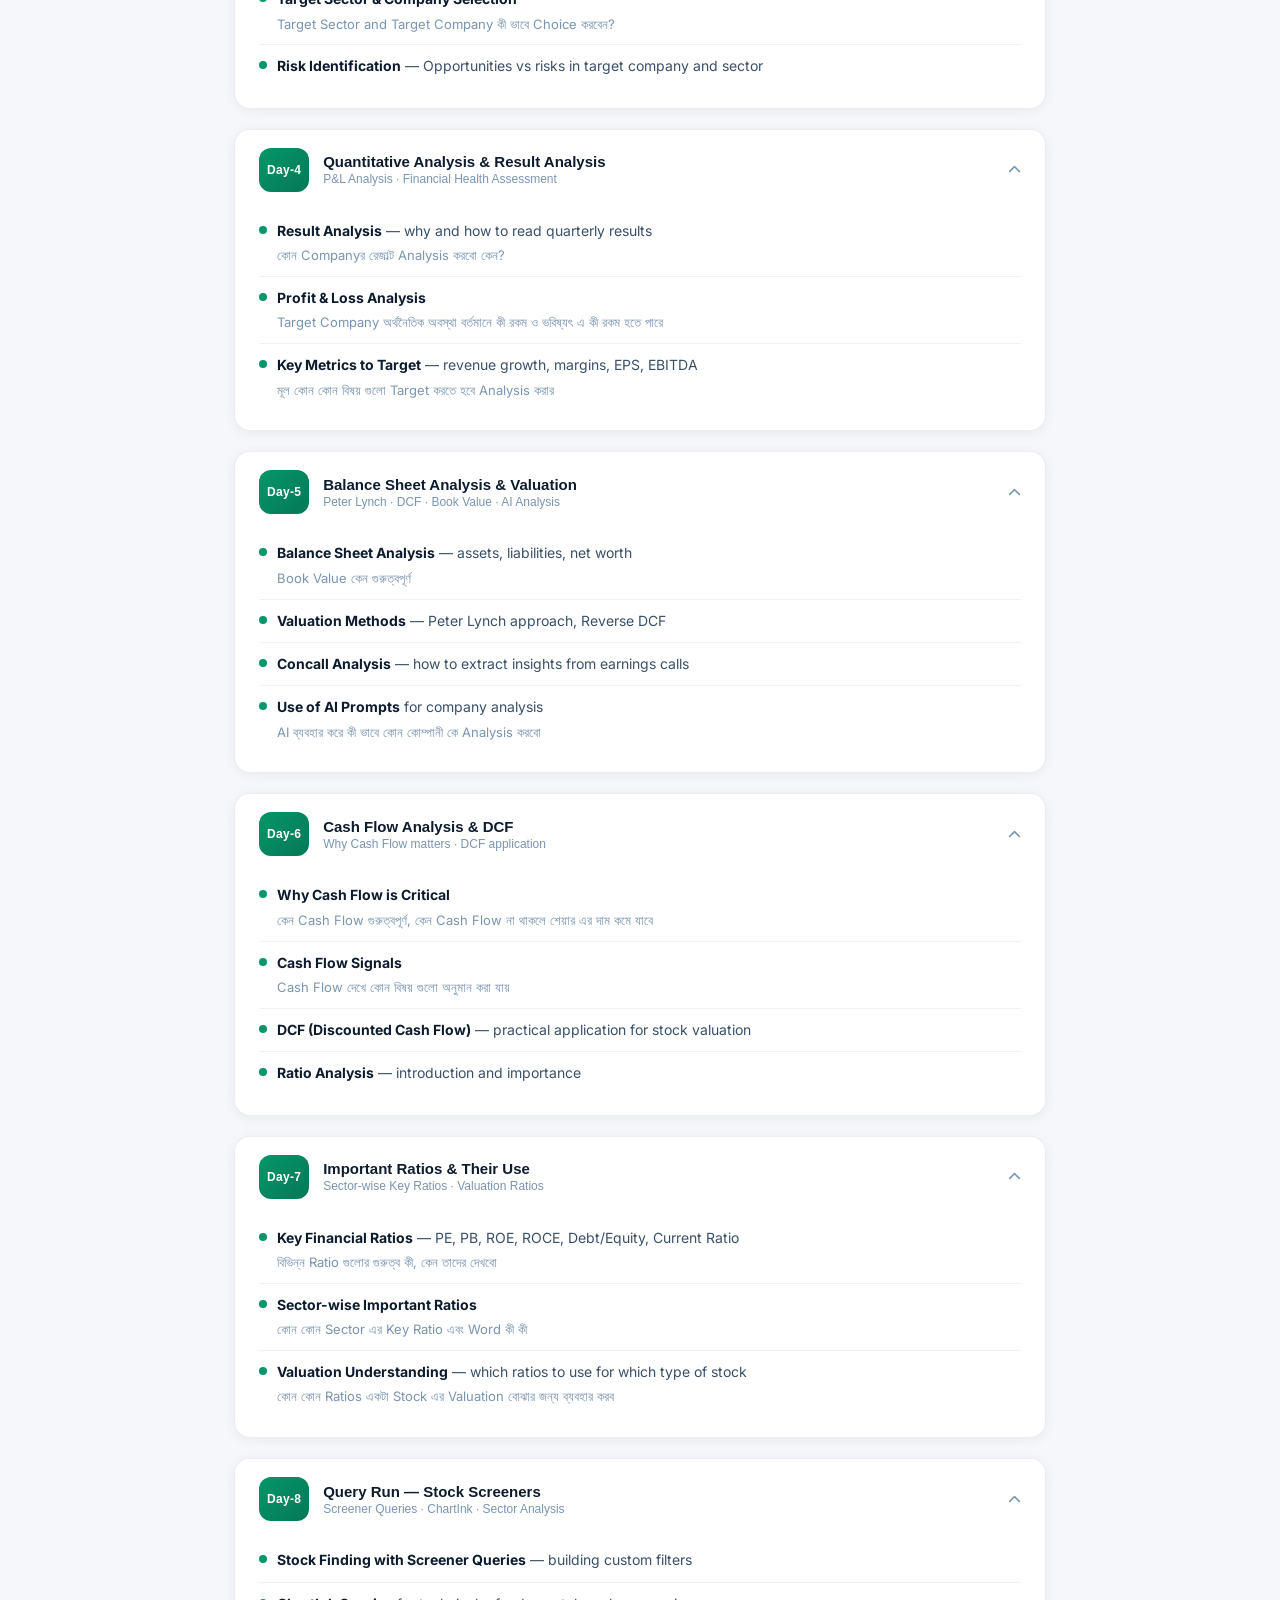
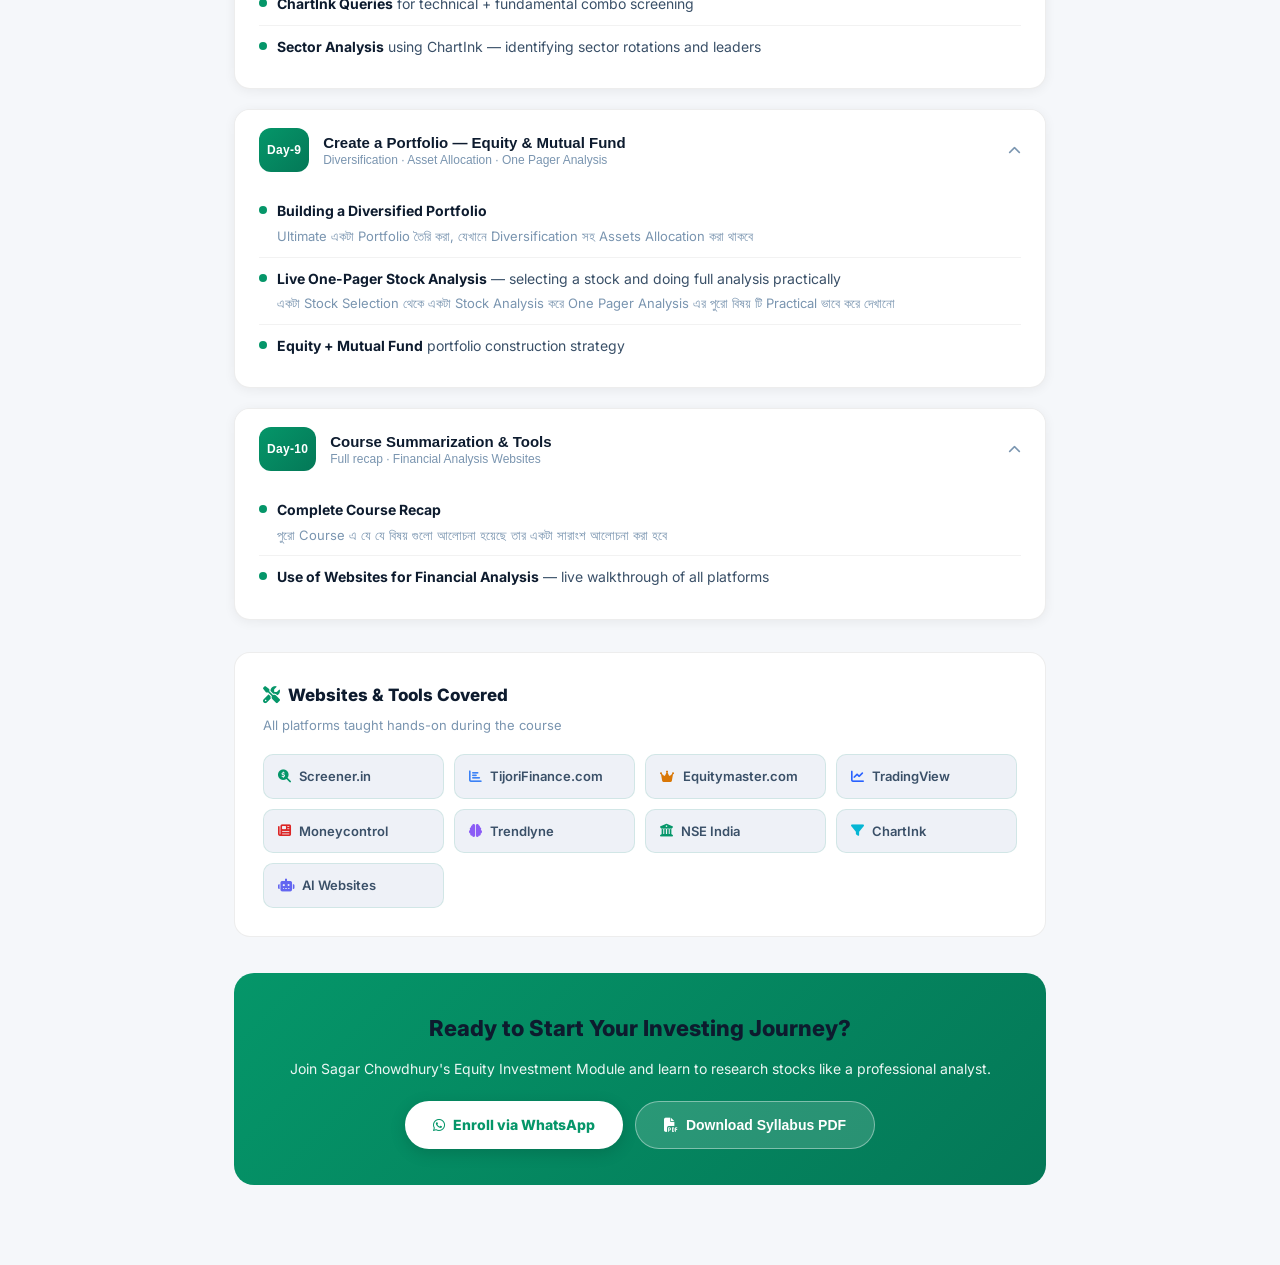
<file: course-equity-research.html>
<!DOCTYPE html>
<html lang="en">
<head>
<meta charset="UTF-8">
<meta name="viewport" content="width=device-width, initial-scale=1.0">
<title>Equity Investment Module | Stock Pathshala by Sagar</title>
<meta name="description" content="Equity Research and Trading course syllabus — 10-day module covering portfolio management, fundamental analysis, balance sheet, cash flow, ratios and stock screening. Stock Pathshala by Sagar Chowdhury.">
<link rel="canonical" href="https://stockpathshalabysagar.com/course-equity-research">
<link rel="icon" type="image/png" href="assets/stock-pathshala-logo.png">
<link rel="stylesheet" href="https://cdnjs.cloudflare.com/ajax/libs/font-awesome/6.5.0/css/all.min.css">
<link rel="preconnect" href="https://fonts.googleapis.com">
<link href="https://fonts.googleapis.com/css2?family=Inter:wght@300;400;500;600;700;800;900&family=Playfair+Display:wght@700;800&display=swap" rel="stylesheet">
<link rel="stylesheet" href="style.css">
<style>
/* ── Course page styles ── */
body { background: var(--bg-primary); }
.course-hero {
  background: linear-gradient(135deg, #059669 0%, #047857 60%, #065f46 100%);
  padding: 60px 24px 48px;
  color: #fff;
  text-align: center;
  position: relative;
  overflow: hidden;
}
.course-hero::before {
  content: '';
  position: absolute; inset: 0;
  background: url("data:image/svg+xml,%3Csvg width='60' height='60' viewBox='0 0 60 60' xmlns='http://www.w3.org/2000/svg'%3E%3Cg fill='none' fill-rule='evenodd'%3E%3Cg fill='%23ffffff' fill-opacity='0.04'%3E%3Cpath d='M36 34v-4h-2v4h-4v2h4v4h2v-4h4v-2h-4zm0-30V0h-2v4h-4v2h4v4h2V6h4V4h-4zM6 34v-4H4v4H0v2h4v4h2v-4h4v-2H6zM6 4V0H4v4H0v2h4v4h2V6h4V4H6z'/%3E%3C/g%3E%3C/g%3E%3C/svg%3E");
}
.course-hero-inner { position: relative; z-index: 1; max-width: 760px; margin: 0 auto; }
.course-badge {
  display: inline-flex; align-items: center; gap: 7px;
  padding: 6px 16px; background: rgba(255,255,255,0.15);
  border: 1px solid rgba(255,255,255,0.3); border-radius: 50px;
  font-size: 12px; font-weight: 700; color: #fff; margin-bottom: 18px;
  letter-spacing: 0.4px;
}
.course-hero h1 {
  font-family: 'Playfair Display', serif;
  font-size: 40px; font-weight: 800; color: #fff;
  margin-bottom: 12px; line-height: 1.2;
}
.course-hero p { font-size: 15px; opacity: 1; color: rgba(255,255,255,0.92); line-height: 1.7; margin-bottom: 24px; }
.course-meta-strip {
  display: inline-flex; gap: 28px; flex-wrap: wrap; justify-content: center;
  background: rgba(255,255,255,0.12); border-radius: 14px;
  padding: 14px 28px; border: 1px solid rgba(255,255,255,0.2);
}
.course-meta-item { text-align: center; }
.course-meta-item .val { font-size: 20px; font-weight: 900; color: #fff; line-height: 1; }
.course-meta-item .lbl { font-size: 11px; color: rgba(255,255,255,0.75); margin-top: 3px; font-weight: 600; }
.course-actions {
  display: flex; gap: 12px; justify-content: center; flex-wrap: wrap; margin-top: 28px;
}
.btn-dl {
  display: inline-flex; align-items: center; gap: 8px;
  padding: 12px 28px; border-radius: 50px; font-weight: 800;
  font-size: 14px; text-decoration: none; cursor: pointer;
  transition: all 0.2s; border: none;
}
.btn-dl.primary { background: #fff; color: #059669; box-shadow: 0 4px 16px rgba(0,0,0,0.15); }
.btn-dl.primary:hover { transform: translateY(-2px); box-shadow: 0 6px 22px rgba(0,0,0,0.2); }
.btn-dl.outline { background: rgba(255,255,255,0.15); color: #fff; border: 1.5px solid rgba(255,255,255,0.4); }
.btn-dl.outline:hover { background: rgba(255,255,255,0.25); }
.course-body { max-width: 860px; margin: 0 auto; padding: 48px 24px 80px; }
.quote-box {
  background: linear-gradient(135deg, rgba(5,150,105,0.06), rgba(5,150,105,0.02));
  border-left: 4px solid #059669; border-radius: 0 12px 12px 0;
  padding: 20px 24px; margin-bottom: 40px;
}
.quote-box p { font-size: 16px; font-style: italic; color: var(--text-primary); font-weight: 600; line-height: 1.7; margin: 0; }
.quote-box span { font-size: 13px; color: var(--text-muted); font-style: normal; display: block; margin-top: 8px; }
.day-card {
  background: var(--bg-card); border-radius: 16px;
  border: 1px solid rgba(0,0,0,0.07); box-shadow: 0 2px 12px rgba(0,0,0,0.06);
  margin-bottom: 20px; overflow: hidden;
}
.day-header {
  display: flex; align-items: center; gap: 14px;
  padding: 18px 24px; cursor: pointer;
  background: var(--bg-card); transition: background 0.2s;
  border: none; width: 100%; text-align: left;
}
.day-header:hover { background: var(--bg-secondary); }
.day-num {
  min-width: 44px; height: 44px; border-radius: 12px; flex-shrink: 0;
  background: linear-gradient(135deg, #059669, #047857);
  display: flex; align-items: center; justify-content: center;
  font-size: 12px; font-weight: 900; color: #fff; letter-spacing: 0.3px;
  padding: 0 8px; white-space: nowrap;
}
.day-title { flex: 1; }
.day-title strong { font-size: 15px; font-weight: 800; color: var(--text-primary); display: block; }
.day-title span { font-size: 12px; color: var(--text-muted); margin-top: 2px; display: block; }
.day-chevron { color: var(--text-muted); font-size: 13px; transition: transform 0.25s; }
.day-header.open .day-chevron { transform: rotate(180deg); }
.day-body { padding: 0 24px 20px; display: none; }
.day-body.open { display: block; }
.topic-item {
  display: flex; gap: 10px; align-items: flex-start;
  padding: 10px 0; border-bottom: 1px solid rgba(0,0,0,0.05);
}
.topic-item:last-child { border-bottom: none; }
.topic-dot {
  width: 8px; height: 8px; border-radius: 50%; background: #059669;
  flex-shrink: 0; margin-top: 6px;
}
.topic-text { font-size: 14px; color: var(--text-secondary); line-height: 1.6; }
.topic-text strong { color: var(--text-primary); }
.bengali { font-size: 13px; color: var(--text-muted); display: block; margin-top: 3px; }
.tools-section {
  background: var(--bg-card); border-radius: 16px;
  border: 1px solid rgba(0,0,0,0.07); padding: 28px;
  margin-top: 32px;
}
.tools-grid {
  display: grid; grid-template-columns: repeat(auto-fill, minmax(160px, 1fr));
  gap: 10px; margin-top: 16px;
}
.tool-chip {
  display: flex; align-items: center; gap: 8px;
  padding: 10px 14px; background: var(--bg-secondary);
  border-radius: 10px; font-size: 13px; font-weight: 600;
  color: var(--text-secondary); text-decoration: none;
  border: 1px solid rgba(5,150,105,0.12); transition: all 0.2s;
}
.tool-chip:hover { border-color: #059669; color: #059669; background: var(--green-soft); }
.enroll-cta {
  background: linear-gradient(135deg, #059669, #047857);
  border-radius: 20px; padding: 36px; text-align: center;
  margin-top: 36px; color: #fff;
}
.enroll-cta h3 { font-size: 22px; font-weight: 800; margin-bottom: 8px; }
.enroll-cta p { font-size: 14px; opacity: 1; color: rgba(255,255,255,0.92); margin-bottom: 20px; }
@media print {
  .course-actions, nav, footer, .enroll-cta button, .day-chevron { display: none !important; }
  .day-body { display: block !important; }
  .day-card { box-shadow: none; border: 1px solid #e5e7eb; page-break-inside: avoid; }
  .course-hero { background: #059669 !important; -webkit-print-color-adjust: exact; print-color-adjust: exact; }
  body { padding-bottom: 0 !important; }
}
@media (max-width: 600px) {
  .course-hero h1 { font-size: 26px; }
  .course-meta-strip { gap: 16px; padding: 12px 16px; }
  .course-body { padding: 28px 16px 80px; }
}
</style>
</head>
<body>

<!-- Nav -->
<nav style="position:sticky;top:0;z-index:100;background:rgba(255,255,255,0.97);
  backdrop-filter:blur(20px);border-bottom:1px solid rgba(5,150,105,0.15);
  padding:12px 24px;display:flex;align-items:center;justify-content:space-between;
  box-shadow:0 1px 10px rgba(0,0,0,0.06)">
  <a href="index" style="display:flex;align-items:center;gap:8px;text-decoration:none">
    <img src="assets/stock-pathshala-logo.png" style="width:34px;height:34px;border-radius:50%;object-fit:cover;border:2px solid rgba(5,150,105,0.3)">
    <div style="line-height:1">
      <span style="font-size:16px;font-weight:900;color:#059669">Stock</span><span style="font-size:16px;font-weight:900;color:#dc2626">Pathshala</span>
      <span style="font-size:9px;font-weight:700;color:#059669;display:block;margin-top:-1px"><em>by</em> <b style="color:#dc2626">Sagar</b></span>
    </div>
  </a>
  <div style="display:flex;gap:7px;align-items:center;flex-shrink:0">
    <button onclick="window.print()" style="display:flex;align-items:center;gap:5px;padding:7px 12px;
      background:var(--green-soft,rgba(5,150,105,0.1));border:1.5px solid rgba(5,150,105,0.25);
      border-radius:50px;color:#059669;font-weight:700;font-size:12px;cursor:pointer;white-space:nowrap">
      <i class="fas fa-print"></i> <span class="btn-label-hide">Print / PDF</span>
    </button>
    <a href="equity-notes" style="display:flex;align-items:center;gap:5px;padding:7px 12px;
      background:rgba(5,150,105,0.1);border:1.5px solid rgba(5,150,105,0.3);
      border-radius:50px;color:#059669;font-weight:700;font-size:12px;text-decoration:none;white-space:nowrap">
      📚 <span class="btn-label-hide">Notes</span>
    </a>
    <a href="index#classes" style="display:flex;align-items:center;gap:5px;padding:7px 12px;
      background:#059669;border-radius:50px;color:#fff;font-weight:700;font-size:12px;text-decoration:none;white-space:nowrap">
      <i class="fas fa-arrow-left"></i> <span class="btn-label-hide">Back</span>
    </a>
  </div>
</nav>
<style>
@media(max-width:480px){
  .btn-label-hide { display:none; }
}
</style>

<!-- Hero -->
<div class="course-hero">
  <div class="course-hero-inner">
    <div class="course-badge"><i class="fas fa-certificate"></i> NISM Certified Educator · Stock Pathshala</div>
    <h1>Equity Investment Module</h1>
    <p>A comprehensive 10-class practical course on equity research, fundamental analysis,<br>portfolio building and stock selection — taught in Bengali & Hindi.</p>
    <div class="course-meta-strip">
      <div class="course-meta-item"><div class="val">10</div><div class="lbl">Classes</div></div>
      <div class="course-meta-item"><div class="val">Beginner</div><div class="lbl">to Advanced</div></div>
      <div class="course-meta-item"><div class="val">Bengali</div><div class="lbl">& Hindi</div></div>
      <div class="course-meta-item"><div class="val">Live</div><div class="lbl">Online</div></div>
    </div>
    <div class="course-actions">
      <button onclick="window.print()" class="btn-dl primary">
        <i class="fas fa-file-pdf"></i> Download as PDF
      </button>
      <a href="https://wa.me/918436090949?text=Hi%20Sagar%2C%20I%20want%20to%20enroll%20in%20the%20Equity%20Investment%20Module" target="_blank" class="btn-dl outline">
        <i class="fab fa-whatsapp"></i> Enroll Now
      </a>
    </div>
  </div>
</div>

<!-- Body -->
<div class="course-body">

  <!-- Quote -->
  <div class="quote-box">
    <p>"Compound interest is the eighth wonder of the world. He who understands it, earns it; he who doesn't, pays it."</p>
    <span>— Albert Einstein</span>
  </div>

  <!-- Day 1 -->
  <div class="day-card">
    <button class="day-header open" onclick="toggleDay(this)">
      <div class="day-num">Day-1</div>
      <div class="day-title">
        <strong>Investment Portfolio Management</strong>
        <span>Portfolio building, REITs / InvITs / ETF</span>
      </div>
      <i class="fas fa-chevron-down day-chevron"></i>
    </button>
    <div class="day-body open">
      <div class="topic-item"><div class="topic-dot"></div><div class="topic-text"><strong>Portfolio কী?</strong> কোন কোন বিষয় খেয়াল রাখবো?<span class="bengali">কী ভাবে একটা Portfolio তৈরি করবো, কোন কোন বিষয় এর উপর ভিত্তি করে Portfolio তৈরি করা হবে।</span></div></div>
      <div class="topic-item"><div class="topic-dot"></div><div class="topic-text"><strong>Investment Portfolio and Target Portfolio</strong><span class="bengali">কোন বিষয়ের উপর ভিত্তি করে Portfolio তৈরি করবো?</span></div></div>
      <div class="topic-item"><div class="topic-dot"></div><div class="topic-text"><strong>REITs / InvITs / ETF</strong> — TradingView and Demat practical use</div></div>
    </div>
  </div>

  <!-- Day 2 -->
  <div class="day-card">
    <button class="day-header open" onclick="toggleDay(this)">
      <div class="day-num">Day-2</div>
      <div class="day-title">
        <strong>Importance & Basics of Stock Analysis</strong>
        <span>Shareholding Analysis, Block Deals, Insider Trading</span>
      </div>
      <i class="fas fa-chevron-down day-chevron"></i>
    </button>
    <div class="day-body open">
      <div class="topic-item"><div class="topic-dot"></div><div class="topic-text"><strong>Stock Analysis First Principles</strong><span class="bengali">যে কোন Stock Analysis এর প্রথম শর্ত গুলো কী কী?</span></div></div>
      <div class="topic-item"><div class="topic-dot"></div><div class="topic-text"><strong>Shareholding Analysis</strong><span class="bengali">Shareholding দেখে কী ভাবে Investment Decision নেব?</span></div></div>
      <div class="topic-item"><div class="topic-dot"></div><div class="topic-text"><strong>Block Deals & Insider Trading</strong> — identifying signals from institutional activity</div></div>
      <div class="topic-item"><div class="topic-dot"></div><div class="topic-text"><strong>Stock Selection</strong> from Deals, Trades and Shareholding patterns</div></div>
    </div>
  </div>

  <!-- Day 3 -->
  <div class="day-card">
    <button class="day-header open" onclick="toggleDay(this)">
      <div class="day-num">Day-3</div>
      <div class="day-title">
        <strong>Two Types of Fundamental Approach</strong>
        <span>Top-Down vs Bottom-Up · Qualitative Analysis</span>
      </div>
      <i class="fas fa-chevron-down day-chevron"></i>
    </button>
    <div class="day-body open">
      <div class="topic-item"><div class="topic-dot"></div><div class="topic-text"><strong>Top-Down vs Bottom-Up Approach</strong><span class="bengali">কোন পদ্ধতিতে যাওয়া উচিৎ একজন সাধারণ ইনভেস্টরের?</span></div></div>
      <div class="topic-item"><div class="topic-dot"></div><div class="topic-text"><strong>Qualitative Analysis</strong> — Company details, management quality, moat<span class="bengali">স্টক Selection এর ক্ষেত্রে Top Down এবং Bottom Up Approach কে কী ভাবে কাজে লাগাতে হবে</span></div></div>
      <div class="topic-item"><div class="topic-dot"></div><div class="topic-text"><strong>Target Sector & Company Selection</strong><span class="bengali">Target Sector and Target Company কী ভাবে Choice করবেন?</span></div></div>
      <div class="topic-item"><div class="topic-dot"></div><div class="topic-text"><strong>Risk Identification</strong> — Opportunities vs risks in target company and sector</div></div>
    </div>
  </div>

  <!-- Day 4 -->
  <div class="day-card">
    <button class="day-header open" onclick="toggleDay(this)">
      <div class="day-num">Day-4</div>
      <div class="day-title">
        <strong>Quantitative Analysis & Result Analysis</strong>
        <span>P&L Analysis · Financial Health Assessment</span>
      </div>
      <i class="fas fa-chevron-down day-chevron"></i>
    </button>
    <div class="day-body open">
      <div class="topic-item"><div class="topic-dot"></div><div class="topic-text"><strong>Result Analysis</strong> — why and how to read quarterly results<span class="bengali">কোন Companyর রেজাল্ট Analysis করবো কেন?</span></div></div>
      <div class="topic-item"><div class="topic-dot"></div><div class="topic-text"><strong>Profit & Loss Analysis</strong><span class="bengali">Target Company অর্থনৈতিক অবস্থা বর্তমানে কী রকম ও ভবিষ্যৎ এ কী রকম হতে পারে</span></div></div>
      <div class="topic-item"><div class="topic-dot"></div><div class="topic-text"><strong>Key Metrics to Target</strong> — revenue growth, margins, EPS, EBITDA<span class="bengali">মূল কোন কোন বিষয় গুলো Target করতে হবে Analysis করার</span></div></div>
    </div>
  </div>

  <!-- Day 5 -->
  <div class="day-card">
    <button class="day-header open" onclick="toggleDay(this)">
      <div class="day-num">Day-5</div>
      <div class="day-title">
        <strong>Balance Sheet Analysis & Valuation</strong>
        <span>Peter Lynch · DCF · Book Value · AI Analysis</span>
      </div>
      <i class="fas fa-chevron-down day-chevron"></i>
    </button>
    <div class="day-body open">
      <div class="topic-item"><div class="topic-dot"></div><div class="topic-text"><strong>Balance Sheet Analysis</strong> — assets, liabilities, net worth<span class="bengali">Book Value কেন গুরুত্বপূর্ণ</span></div></div>
      <div class="topic-item"><div class="topic-dot"></div><div class="topic-text"><strong>Valuation Methods</strong> — Peter Lynch approach, Reverse DCF</div></div>
      <div class="topic-item"><div class="topic-dot"></div><div class="topic-text"><strong>Concall Analysis</strong> — how to extract insights from earnings calls</div></div>
      <div class="topic-item"><div class="topic-dot"></div><div class="topic-text"><strong>Use of AI Prompts</strong> for company analysis<span class="bengali">AI ব্যবহার করে কী ভাবে কোন কোম্পানী কে Analysis করবো</span></div></div>
    </div>
  </div>

  <!-- Day 6 -->
  <div class="day-card">
    <button class="day-header open" onclick="toggleDay(this)">
      <div class="day-num">Day-6</div>
      <div class="day-title">
        <strong>Cash Flow Analysis & DCF</strong>
        <span>Why Cash Flow matters · DCF application</span>
      </div>
      <i class="fas fa-chevron-down day-chevron"></i>
    </button>
    <div class="day-body open">
      <div class="topic-item"><div class="topic-dot"></div><div class="topic-text"><strong>Why Cash Flow is Critical</strong><span class="bengali">কেন Cash Flow গুরুত্বপূর্ণ, কেন Cash Flow না থাকলে শেয়ার এর দাম কমে যাবে</span></div></div>
      <div class="topic-item"><div class="topic-dot"></div><div class="topic-text"><strong>Cash Flow Signals</strong><span class="bengali">Cash Flow দেখে কোন বিষয় গুলো অনুমান করা যায়</span></div></div>
      <div class="topic-item"><div class="topic-dot"></div><div class="topic-text"><strong>DCF (Discounted Cash Flow)</strong> — practical application for stock valuation</div></div>
      <div class="topic-item"><div class="topic-dot"></div><div class="topic-text"><strong>Ratio Analysis</strong> — introduction and importance</div></div>
    </div>
  </div>

  <!-- Day 7 -->
  <div class="day-card">
    <button class="day-header open" onclick="toggleDay(this)">
      <div class="day-num">Day-7</div>
      <div class="day-title">
        <strong>Important Ratios & Their Use</strong>
        <span>Sector-wise Key Ratios · Valuation Ratios</span>
      </div>
      <i class="fas fa-chevron-down day-chevron"></i>
    </button>
    <div class="day-body open">
      <div class="topic-item"><div class="topic-dot"></div><div class="topic-text"><strong>Key Financial Ratios</strong> — PE, PB, ROE, ROCE, Debt/Equity, Current Ratio<span class="bengali">বিভিন্ন Ratio গুলোর গুরুত্ব কী, কেন তাদের দেখবো</span></div></div>
      <div class="topic-item"><div class="topic-dot"></div><div class="topic-text"><strong>Sector-wise Important Ratios</strong><span class="bengali">কোন কোন Sector এর Key Ratio এবং Word কী কী</span></div></div>
      <div class="topic-item"><div class="topic-dot"></div><div class="topic-text"><strong>Valuation Understanding</strong> — which ratios to use for which type of stock<span class="bengali">কোন কোন Ratios একটা Stock এর Valuation বোঝার জন্য ব্যবহার করব</span></div></div>
    </div>
  </div>

  <!-- Day 8 -->
  <div class="day-card">
    <button class="day-header open" onclick="toggleDay(this)">
      <div class="day-num">Day-8</div>
      <div class="day-title">
        <strong>Query Run — Stock Screeners</strong>
        <span>Screener Queries · ChartInk · Sector Analysis</span>
      </div>
      <i class="fas fa-chevron-down day-chevron"></i>
    </button>
    <div class="day-body open">
      <div class="topic-item"><div class="topic-dot"></div><div class="topic-text"><strong>Stock Finding with Screener Queries</strong> — building custom filters</div></div>
      <div class="topic-item"><div class="topic-dot"></div><div class="topic-text"><strong>ChartInk Queries</strong> for technical + fundamental combo screening</div></div>
      <div class="topic-item"><div class="topic-dot"></div><div class="topic-text"><strong>Sector Analysis</strong> using ChartInk — identifying sector rotations and leaders</div></div>
    </div>
  </div>

  <!-- Day 9 -->
  <div class="day-card">
    <button class="day-header open" onclick="toggleDay(this)">
      <div class="day-num">Day-9</div>
      <div class="day-title">
        <strong>Create a Portfolio — Equity & Mutual Fund</strong>
        <span>Diversification · Asset Allocation · One Pager Analysis</span>
      </div>
      <i class="fas fa-chevron-down day-chevron"></i>
    </button>
    <div class="day-body open">
      <div class="topic-item"><div class="topic-dot"></div><div class="topic-text"><strong>Building a Diversified Portfolio</strong><span class="bengali">Ultimate একটা Portfolio তৈরি করা, যেখানে Diversification সহ Assets Allocation করা থাকবে</span></div></div>
      <div class="topic-item"><div class="topic-dot"></div><div class="topic-text"><strong>Live One-Pager Stock Analysis</strong> — selecting a stock and doing full analysis practically<span class="bengali">একটা Stock Selection থেকে একটা Stock Analysis করে One Pager Analysis এর পুরো বিষয় টি Practical ভাবে করে দেখানো</span></div></div>
      <div class="topic-item"><div class="topic-dot"></div><div class="topic-text"><strong>Equity + Mutual Fund</strong> portfolio construction strategy</div></div>
    </div>
  </div>

  <!-- Day 10 -->
  <div class="day-card">
    <button class="day-header open" onclick="toggleDay(this)">
      <div class="day-num">Day-10</div>
      <div class="day-title">
        <strong>Course Summarization & Tools</strong>
        <span>Full recap · Financial Analysis Websites</span>
      </div>
      <i class="fas fa-chevron-down day-chevron"></i>
    </button>
    <div class="day-body open">
      <div class="topic-item"><div class="topic-dot"></div><div class="topic-text"><strong>Complete Course Recap</strong><span class="bengali">পুরো Course এ যে যে বিষয় গুলো আলোচনা হয়েছে তার একটা সারাংশ আলোচনা করা হবে</span></div></div>
      <div class="topic-item"><div class="topic-dot"></div><div class="topic-text"><strong>Use of Websites for Financial Analysis</strong> — live walkthrough of all platforms</div></div>
    </div>
  </div>

  <!-- Tools section -->
  <div class="tools-section">
    <h3 style="font-size:17px;font-weight:800;color:var(--text-primary);margin-bottom:4px">
      <i class="fas fa-tools" style="color:#059669"></i> &nbsp;Websites & Tools Covered
    </h3>
    <p style="font-size:13px;color:var(--text-muted);margin-bottom:0">All platforms taught hands-on during the course</p>
    <div class="tools-grid">
      <a href="https://www.screener.in" target="_blank" class="tool-chip"><i class="fas fa-search-dollar" style="color:#059669"></i> Screener.in</a>
      <a href="https://tijorifinance.com" target="_blank" class="tool-chip"><i class="fas fa-chart-bar" style="color:#3b82f6"></i> TijoriFinance.com</a>
      <a href="https://www.equitymaster.com" target="_blank" class="tool-chip"><i class="fas fa-crown" style="color:#d97706"></i> Equitymaster.com</a>
      <a href="https://www.tradingview.com" target="_blank" class="tool-chip"><i class="fas fa-chart-line" style="color:#2962ff"></i> TradingView</a>
      <a href="https://www.moneycontrol.com" target="_blank" class="tool-chip"><i class="fas fa-newspaper" style="color:#dc2626"></i> Moneycontrol</a>
      <a href="https://www.trendlyne.com" target="_blank" class="tool-chip"><i class="fas fa-brain" style="color:#8b5cf6"></i> Trendlyne</a>
      <a href="https://www.nseindia.com" target="_blank" class="tool-chip"><i class="fas fa-building-columns" style="color:#059669"></i> NSE India</a>
      <a href="https://chartink.com" target="_blank" class="tool-chip"><i class="fas fa-filter" style="color:#06b6d4"></i> ChartInk</a>
      <div class="tool-chip"><i class="fas fa-robot" style="color:#6366f1"></i> AI Websites</div>
    </div>
  </div>

  <!-- Enroll CTA -->
  <div class="enroll-cta">
    <h3>Ready to Start Your Investing Journey?</h3>
    <p>Join Sagar Chowdhury's Equity Investment Module and learn to research stocks like a professional analyst.</p>
    <div style="display:flex;gap:12px;justify-content:center;flex-wrap:wrap">
      <a href="https://wa.me/918436090949?text=Hi%20Sagar%2C%20I%20want%20to%20enroll%20in%20the%20Equity%20Investment%20Module"
        target="_blank" class="btn-dl primary">
        <i class="fab fa-whatsapp"></i> Enroll via WhatsApp
      </a>
      <button onclick="window.print()" class="btn-dl outline">
        <i class="fas fa-file-pdf"></i> Download Syllabus PDF
      </button>
    </div>
  </div>

</div><!-- /course-body -->

<script>
function toggleDay(btn) {
  btn.classList.toggle('open');
  const body = btn.nextElementSibling;
  body.classList.toggle('open');
}
</script>
</body>
</html>
</file>
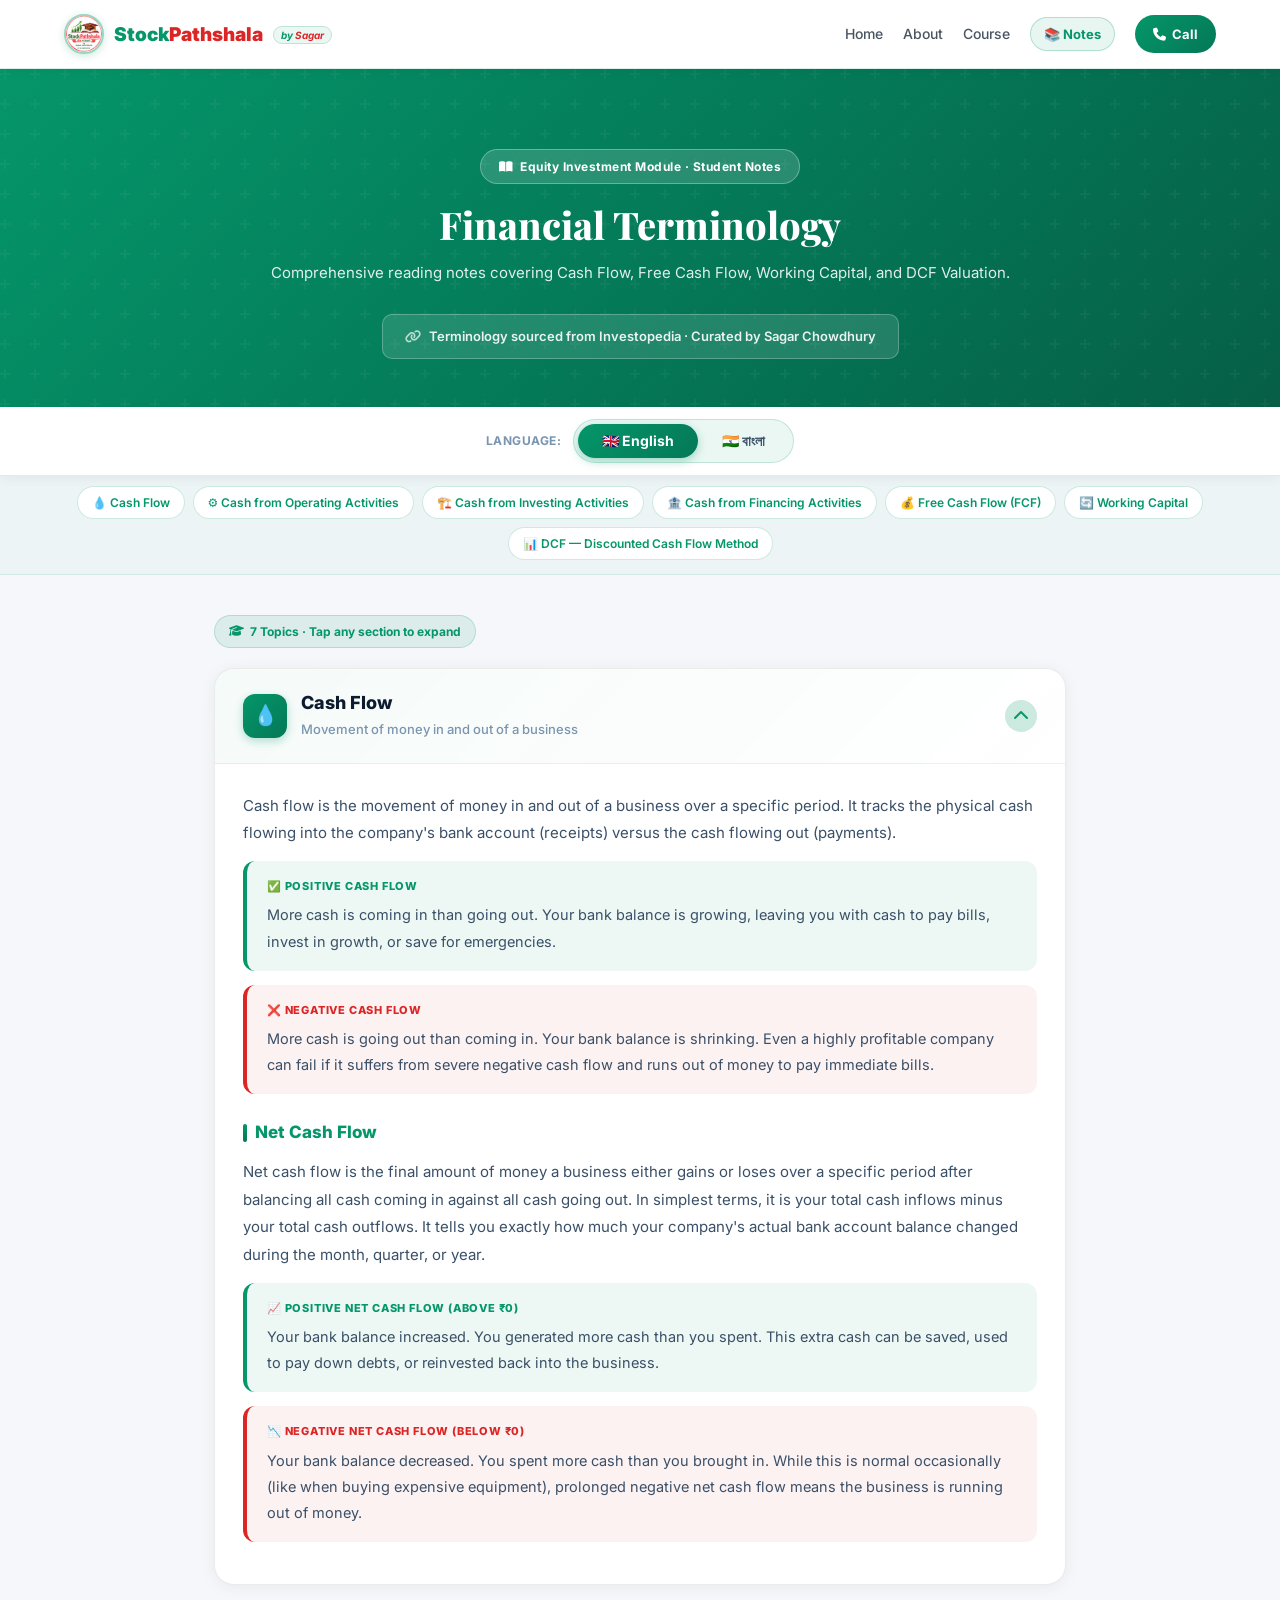
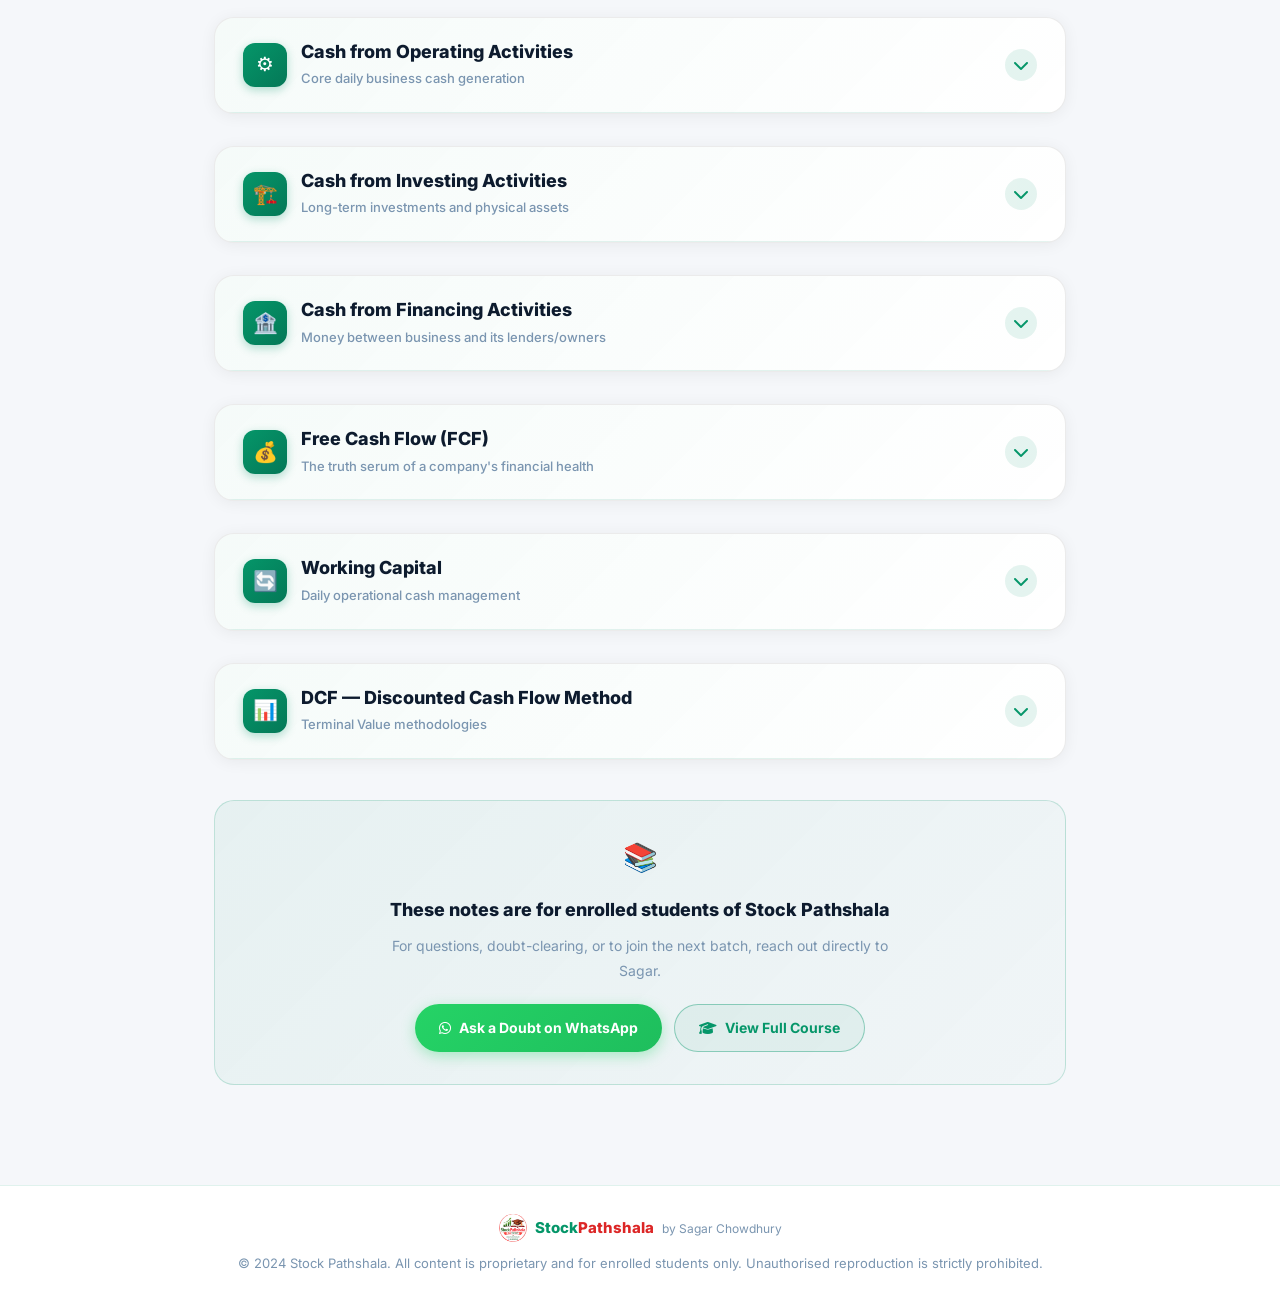
<file: equity-notes.html>
<!DOCTYPE html>
<html lang="en">
<head>
<meta charset="UTF-8">
<meta name="viewport" content="width=device-width, initial-scale=1.0">
<title>Equity Investment Module — Financial Notes | Stock Pathshala by Sagar</title>
<meta name="description" content="Financial terminology notes from the Equity Investment Module by Sagar Chowdhury — Cash Flow, FCF, Working Capital, DCF. Available in English and Bengali.">
<meta name="robots" content="noindex, nofollow">
<link rel="icon" type="image/png" href="assets/stock-pathshala-logo.png">
<link rel="stylesheet" href="https://cdnjs.cloudflare.com/ajax/libs/font-awesome/6.5.0/css/all.min.css">
<link rel="preconnect" href="https://fonts.googleapis.com">
<link href="https://fonts.googleapis.com/css2?family=Inter:wght@300;400;500;600;700;800;900&family=Playfair+Display:wght@700;800&family=Hind+Siliguri:wght@400;500;600;700&display=swap" rel="stylesheet">
<link rel="stylesheet" href="style.css">
<style>
/* ── Copy protection ── */
* { -webkit-user-select:none!important; -moz-user-select:none!important; user-select:none!important; -webkit-touch-callout:none!important; }
@media print { body { display:none!important; } }

/* ── Nav ── */
#mainNav { position:fixed;top:0;left:0;right:0;z-index:1000;background:rgba(255,255,255,0.97);backdrop-filter:blur(20px);border-bottom:1px solid rgba(5,150,105,0.15);padding:14px 0;box-shadow:0 1px 12px rgba(0,0,0,0.07); }
.nav-inner { max-width:1200px;margin:auto;padding:0 24px;display:flex;justify-content:space-between;align-items:center;gap:16px; }
.nav-brand { display:flex;align-items:center;gap:10px;text-decoration:none; }
.nav-brand-logo { width:40px;height:40px;border-radius:50%;object-fit:cover;border:2px solid rgba(5,150,105,0.4);box-shadow:0 2px 8px rgba(5,150,105,0.2); }
.nav-brand-name { font-size:19px;font-weight:900;line-height:1; }
.nav-links { display:flex;align-items:center;gap:20px; }
.nav-link { opacity:.75;transition:all .2s;font-size:14px;font-weight:500;text-decoration:none;color:var(--text-primary); }
.nav-link:hover { opacity:1;color:#059669; }
.nav-link.active { opacity:1;color:#059669!important;font-weight:700;border-bottom:2.5px solid #059669;padding-bottom:2px; }
.nav-notes-pill { display:inline-flex;align-items:center;gap:5px;padding:5px 13px;border-radius:50px;background:rgba(5,150,105,0.09);border:1.5px solid rgba(5,150,105,0.25);color:#059669;font-weight:700;font-size:13px;text-decoration:none; }
@media(max-width:640px){ .hide-sm{display:none!important;} }

/* ── Hero ── */
.notes-hero { background:linear-gradient(135deg,#059669 0%,#047857 55%,#065f46 100%);padding:80px 24px 48px;color:#fff;text-align:center;position:relative;overflow:hidden;margin-top:69px; }
.notes-hero::before { content:'';position:absolute;inset:0;background:url("data:image/svg+xml,%3Csvg width='60' height='60' viewBox='0 0 60 60' xmlns='http://www.w3.org/2000/svg'%3E%3Cg fill='none'%3E%3Cg fill='%23ffffff' fill-opacity='0.04'%3E%3Cpath d='M36 34v-4h-2v4h-4v2h4v4h2v-4h4v-2h-4zm0-30V0h-2v4h-4v2h4v4h2V6h4V4h-4zM6 34v-4H4v4H0v2h4v4h2v-4h4v-2H6zM6 4V0H4v4H0v2h4v4h2V6h4V4H6z'/%3E%3C/g%3E%3C/g%3E%3C/svg%3E"); }
.notes-hero-inner { position:relative;z-index:1;max-width:800px;margin:0 auto; }
.notes-badge { display:inline-flex;align-items:center;gap:7px;padding:6px 18px;background:rgba(255,255,255,0.15);border:1px solid rgba(255,255,255,0.3);border-radius:50px;font-size:12px;font-weight:700;color:#fff;margin-bottom:18px;letter-spacing:.5px; }
.notes-hero h1 { font-family:'Playfair Display',serif;font-size:38px;font-weight:800;color:#fff;margin-bottom:12px;line-height:1.2; }
.notes-hero p { font-size:15px;color:rgba(255,255,255,0.88);line-height:1.75;margin-bottom:28px; }
.notes-source-pill { display:inline-flex;align-items:center;gap:8px;background:rgba(255,255,255,0.12);border:1px solid rgba(255,255,255,0.25);border-radius:10px;padding:10px 22px;font-size:13px;color:rgba(255,255,255,0.9);font-weight:600; }

/* ── Language toggle bar ── */
.lang-bar { position:sticky;top:69px;z-index:900;background:rgba(255,255,255,0.97);backdrop-filter:blur(16px);border-bottom:1px solid rgba(5,150,105,0.15);box-shadow:0 2px 12px rgba(0,0,0,0.06);padding:12px 24px;display:flex;align-items:center;justify-content:center;gap:12px;flex-wrap:wrap; }
.lang-toggle-wrap { display:flex;background:rgba(5,150,105,0.08);border:1.5px solid rgba(5,150,105,0.2);border-radius:50px;padding:4px; }
.lang-btn { padding:8px 24px;border-radius:50px;border:none;cursor:pointer;font-family:inherit;font-size:14px;font-weight:700;transition:all .25s;background:transparent;color:#3a5068; }
.lang-btn.active { background:linear-gradient(135deg,#059669,#047857);color:#fff;box-shadow:0 3px 10px rgba(5,150,105,0.35); }
.lang-btn:not(.active):hover { background:rgba(5,150,105,0.1);color:#059669; }
.toc-label { font-size:12px;font-weight:700;color:#7a95b0;letter-spacing:.5px;text-transform:uppercase; }

/* ── TOC chips ── */
.toc-chips { display:flex;gap:8px;flex-wrap:wrap;justify-content:center;padding:10px 24px 14px;background:rgba(5,150,105,0.03);border-bottom:1px solid rgba(5,150,105,0.1); }
.toc-chip { padding:5px 14px;border-radius:50px;font-size:12px;font-weight:600;background:var(--bg-card);border:1px solid rgba(5,150,105,0.2);color:#059669;cursor:pointer;text-decoration:none;transition:all .2s; }
.toc-chip:hover { background:#059669;color:#fff;box-shadow:0 3px 10px rgba(5,150,105,0.3); }

/* ── Notes body ── */
.notes-body { max-width:900px;margin:0 auto;padding:40px 24px 100px; }
.progress-pill { display:inline-flex;align-items:center;gap:6px;padding:5px 14px;background:rgba(5,150,105,0.1);border:1px solid rgba(5,150,105,0.2);border-radius:50px;font-size:12px;font-weight:700;color:#059669;margin-bottom:20px; }

/* ── Section accordion ── */
.notes-section { background:var(--bg-card);border-radius:20px;border:1px solid rgba(0,0,0,0.08);box-shadow:0 2px 16px rgba(0,0,0,0.06);margin-bottom:32px;overflow:hidden;scroll-margin-top:160px; }
.section-header { display:flex;align-items:center;gap:14px;padding:22px 28px;cursor:pointer;border-bottom:1px solid rgba(5,150,105,0.1);background:linear-gradient(135deg,rgba(5,150,105,0.04),transparent);transition:background .2s; }
.section-header:hover { background:linear-gradient(135deg,rgba(5,150,105,0.08),transparent); }
.section-icon { width:44px;height:44px;border-radius:12px;flex-shrink:0;background:linear-gradient(135deg,#059669,#047857);display:flex;align-items:center;justify-content:center;font-size:20px;color:#fff;box-shadow:0 3px 10px rgba(5,150,105,0.3); }
.section-title-wrap { flex:1; }
.section-title { font-size:18px;font-weight:800;color:var(--text-primary);margin:0;line-height:1.3;display:block; }
.section-title::after { display:none!important; }
.section-subtitle { font-size:13px;color:#7a95b0;margin-top:4px;font-weight:500; }
.section-arrow { width:32px;height:32px;border-radius:50%;background:rgba(5,150,105,0.1);display:flex;align-items:center;justify-content:center;color:#059669;transition:all .3s;flex-shrink:0; }
.section-header.open .section-arrow { transform:rotate(180deg);background:rgba(5,150,105,0.2); }
.section-body { padding:28px;display:none; }
.section-body.open { display:block; }
@media(max-width:640px){ .section-body{padding:20px 16px;} }

/* ── Block: paragraph ── */
.nb-p { font-size:15px;line-height:1.85;color:#3a5068;margin-bottom:12px; }
.bn .nb-p { font-family:'Hind Siliguri',sans-serif;font-size:15.5px;line-height:2.0; }
.nb-p:last-child { margin-bottom:0; }

/* ── Block: h2 / h3 ── */
.nb-h2 { font-size:17px;font-weight:800;color:#059669;margin:24px 0 10px;display:flex;align-items:center;gap:8px; }
.nb-h2:first-child { margin-top:0; }
.nb-h2::before { content:'';display:block;width:4px;height:18px;background:linear-gradient(#059669,#047857);border-radius:2px;flex-shrink:0; }
.nb-h3 { font-size:15px;font-weight:700;color:var(--text-primary);margin:16px 0 8px; }

/* ── Block: callout ── */
.nb-callout { border-radius:12px;padding:16px 20px;margin:14px 0;border-left:4px solid; }
.nb-callout.green  { background:rgba(5,150,105,0.07); border-color:#059669; }
.nb-callout.red    { background:rgba(220,38,38,0.06);  border-color:#dc2626; }
.nb-callout.gold   { background:rgba(217,119,6,0.07);  border-color:#d97706; }
.nb-callout.blue   { background:rgba(59,130,246,0.07); border-color:#3b82f6; }
.nb-callout-label  { font-size:11px;font-weight:800;letter-spacing:.8px;text-transform:uppercase;margin-bottom:6px; }
.nb-callout.green .nb-callout-label { color:#059669; }
.nb-callout.red   .nb-callout-label { color:#dc2626; }
.nb-callout.gold  .nb-callout-label { color:#d97706; }
.nb-callout.blue  .nb-callout-label { color:#3b82f6; }
.nb-callout p { font-size:14.5px;line-height:1.8;margin:0; }
.bn .nb-callout p { font-family:'Hind Siliguri',sans-serif;font-size:15px;line-height:1.95; }

/* ── Block: formula ── */
.nb-formula { background:rgba(5,150,105,0.06);border:1.5px solid rgba(5,150,105,0.2);border-radius:12px;padding:16px 24px;margin:14px 0;text-align:center;font-size:19px;font-weight:800;color:#059669; }

/* ── Block: steps ── */
.nb-steps { list-style:none;margin:12px 0; }
.nb-steps li { display:flex;gap:14px;align-items:flex-start;padding:12px 0;border-bottom:1px solid rgba(5,150,105,0.08); }
.nb-steps li:last-child { border-bottom:none;padding-bottom:0; }
.nb-step-num { min-width:32px;height:32px;border-radius:50%;background:linear-gradient(135deg,#059669,#047857);color:#fff;font-size:13px;font-weight:800;display:flex;align-items:center;justify-content:center;flex-shrink:0;box-shadow:0 2px 8px rgba(5,150,105,0.3); }
.nb-step-text { font-size:14.5px;line-height:1.8;color:#3a5068;padding-top:4px; }
.bn .nb-step-text { font-family:'Hind Siliguri',sans-serif;font-size:15px;line-height:2.0; }

/* ── Block: 2col ── */
.nb-2col { display:grid;grid-template-columns:1fr 1fr;gap:14px;margin:14px 0; }
.nb-col-card { border-radius:12px;padding:16px;border:1.5px solid; }
.nb-col-card.left  { background:rgba(217,119,6,0.06);border-color:rgba(217,119,6,0.3); }
.nb-col-card.right { background:rgba(220,38,38,0.06);border-color:rgba(220,38,38,0.3); }
.nb-col-head { font-size:12px;font-weight:800;letter-spacing:.5px;text-transform:uppercase;margin-bottom:8px; }
.nb-col-card.left  .nb-col-head { color:#d97706; }
.nb-col-card.right .nb-col-head { color:#dc2626; }
.nb-col-card ul { list-style:none;padding:0;margin:0; }
.nb-col-card ul li { font-size:13.5px;line-height:1.75;color:#3a5068;padding:3px 0; }
.nb-col-card ul li::before { content:'• ';color:#059669;font-weight:700; }
.bn .nb-col-card ul li { font-family:'Hind Siliguri',sans-serif;font-size:14px;line-height:1.9; }
@media(max-width:640px){ .nb-2col{grid-template-columns:1fr;} }

/* ── Block: cards ── */
.nb-cards { display:grid;gap:14px;margin:14px 0; }
.nb-cards.cols-2 { grid-template-columns:repeat(auto-fit,minmax(220px,1fr)); }
.nb-cards.cols-3 { grid-template-columns:repeat(auto-fit,minmax(200px,1fr)); }

/* scenario */
.nb-card-scenario { border-radius:14px;padding:18px;border:1.5px solid; }
.nb-card-scenario.ideal    { background:rgba(5,150,105,0.06);border-color:rgba(5,150,105,0.25); }
.nb-card-scenario.trap     { background:rgba(220,38,38,0.06);border-color:rgba(220,38,38,0.25); }
.nb-card-scenario.distress { background:rgba(217,119,6,0.06);border-color:rgba(217,119,6,0.25); }
.nb-card-sc-title { font-size:13px;font-weight:800;margin-bottom:8px; }
.nb-card-scenario.ideal    .nb-card-sc-title { color:#059669; }
.nb-card-scenario.trap     .nb-card-sc-title { color:#dc2626; }
.nb-card-scenario.distress .nb-card-sc-title { color:#d97706; }
.nb-card-scenario p { font-size:13.5px;line-height:1.75;color:#3a5068;margin:0; }
.bn .nb-card-scenario p { font-family:'Hind Siliguri',sans-serif;font-size:14px;line-height:1.9; }

/* signal */
.nb-card-signal { border-radius:14px;padding:20px;border:1.5px solid; }
.nb-card-signal.pos { background:rgba(5,150,105,0.07); border-color:rgba(5,150,105,0.3); }
.nb-card-signal.neg { background:rgba(220,38,38,0.07); border-color:rgba(220,38,38,0.3); }
.nb-card-signal-head { font-size:15px;font-weight:800;margin-bottom:8px; }
.nb-card-signal.pos .nb-card-signal-head { color:#059669; }
.nb-card-signal.neg .nb-card-signal-head { color:#dc2626; }
.nb-card-signal p { font-size:13.5px;line-height:1.75;color:#3a5068;margin:0; }
.bn .nb-card-signal p { font-family:'Hind Siliguri',sans-serif;font-size:14px;line-height:1.9; }

/* summary */
.nb-card-summary { border-radius:14px;padding:18px 20px;border:1.5px solid; }
.nb-card-summary.op  { background:rgba(5,150,105,0.07);  border-color:rgba(5,150,105,0.25); }
.nb-card-summary.inv { background:rgba(217,119,6,0.07);  border-color:rgba(217,119,6,0.25); }
.nb-card-summary.fin { background:rgba(59,130,246,0.07); border-color:rgba(59,130,246,0.25); }
.nb-card-sum-label { font-size:11px;font-weight:800;letter-spacing:.6px;text-transform:uppercase;margin-bottom:6px; }
.nb-card-summary.op  .nb-card-sum-label { color:#059669; }
.nb-card-summary.inv .nb-card-sum-label { color:#d97706; }
.nb-card-summary.fin .nb-card-sum-label { color:#3b82f6; }
.nb-card-sum-val { font-size:14px;font-weight:700;color:var(--text-primary);line-height:1.6; }
.bn .nb-card-sum-val { font-family:'Hind Siliguri',sans-serif;font-size:14.5px; }

/* compare */
.nb-card-compare { border-radius:12px;padding:16px;border:1.5px solid; }
.nb-card-compare.profit   { background:rgba(217,119,6,0.06);border-color:rgba(217,119,6,0.3); }
.nb-card-compare.cashflow { background:rgba(220,38,38,0.06);border-color:rgba(220,38,38,0.3); }
.nb-card-compare-head { font-size:12px;font-weight:800;letter-spacing:.5px;text-transform:uppercase;margin-bottom:8px; }
.nb-card-compare.profit   .nb-card-compare-head { color:#d97706; }
.nb-card-compare.cashflow .nb-card-compare-head { color:#dc2626; }
.nb-card-compare p { font-size:13.5px;line-height:1.75;color:#3a5068;margin:0; }
.bn .nb-card-compare p { font-family:'Hind Siliguri',sans-serif;font-size:14px;line-height:1.9; }

/* sector */
.nb-card-sector { border-radius:14px;padding:18px; }
.nb-card-sector.pos { background:rgba(5,150,105,0.07); border:1.5px solid rgba(5,150,105,0.25); }
.nb-card-sector.neg { background:rgba(220,38,38,0.06); border:1.5px solid rgba(220,38,38,0.2); }
.nb-card-sect-head { font-size:13px;font-weight:800;text-transform:uppercase;letter-spacing:.6px;margin-bottom:10px; }
.nb-card-sector.pos .nb-card-sect-head { color:#059669; }
.nb-card-sector.neg .nb-card-sect-head { color:#dc2626; }
.nb-sector-tag { display:inline-block;margin:3px;padding:4px 12px;border-radius:50px;font-size:12px;font-weight:700; }
.nb-card-sector.pos .nb-sector-tag { background:rgba(5,150,105,0.12);color:#047857; }
.nb-card-sector.neg .nb-sector-tag { background:rgba(220,38,38,0.1); color:#b91c1c; }
.nb-card-sector p { font-size:13px;margin-top:10px;color:#3a5068;margin-bottom:0; }
.bn .nb-card-sector p { font-family:'Hind Siliguri',sans-serif; }

/* dcf */
.nb-card-dcf { border-radius:14px;padding:18px 20px;border:1.5px solid; }
.nb-card-dcf.perpetuity { background:rgba(5,150,105,0.07); border-color:rgba(5,150,105,0.25); }
.nb-card-dcf.exit       { background:rgba(59,130,246,0.07); border-color:rgba(59,130,246,0.2); }
.nb-card-dcf-head { font-size:14px;font-weight:800;margin-bottom:10px; }
.nb-card-dcf.perpetuity .nb-card-dcf-head { color:#059669; }
.nb-card-dcf.exit       .nb-card-dcf-head { color:#3b82f6; }
.nb-card-dcf p { font-size:14px;line-height:1.8;color:#3a5068;margin:0; }
.bn .nb-card-dcf p { font-family:'Hind Siliguri',sans-serif;font-size:14.5px;line-height:2.0; }

/* ── Block: powers ── */
.nb-powers { display:grid;gap:10px;margin:14px 0; }
.nb-power-item { display:flex;align-items:flex-start;gap:12px;background:rgba(5,150,105,0.05);border-radius:10px;padding:14px 16px;border:1px solid rgba(5,150,105,0.15); }
.nb-power-emoji { font-size:20px;flex-shrink:0;margin-top:1px; }
.nb-power-text { font-size:14.5px;line-height:1.75;color:#3a5068; }
.nb-power-title { font-weight:700;color:var(--text-primary); }
.bn .nb-power-text { font-family:'Hind Siliguri',sans-serif;font-size:15px;line-height:1.95; }

/* ── Block: example ── */
.nb-example { border-radius:16px;overflow:hidden;margin:14px 0;border:1.5px solid rgba(5,150,105,0.2);box-shadow:0 3px 14px rgba(5,150,105,0.08); }
.nb-example-head { padding:14px 20px;display:flex;align-items:center;gap:12px; }
.nb-example.good .nb-example-head { background:linear-gradient(135deg,rgba(5,150,105,0.1),rgba(5,150,105,0.04)); }
.nb-example.bad  .nb-example-head { background:linear-gradient(135deg,rgba(220,38,38,0.08),rgba(220,38,38,0.02)); }
.nb-example-icon { font-size:26px; }
.nb-example-title { font-size:15px;font-weight:800; }
.nb-example.good .nb-example-title { color:#059669; }
.nb-example.bad  .nb-example-title { color:#dc2626; }
.nb-example-badge { margin-left:auto;font-size:11px;font-weight:700;padding:3px 10px;border-radius:50px; }
.nb-example.good .nb-example-badge { background:rgba(5,150,105,0.15); color:#059669; }
.nb-example.bad  .nb-example-badge { background:rgba(220,38,38,0.12); color:#dc2626; }
.nb-example-body { padding:16px 20px; }
.nb-example-body p { font-size:14px;line-height:1.8;color:#3a5068;margin-bottom:8px; }
.nb-example-body p:last-child { margin-bottom:0; }
.bn .nb-example-body p { font-family:'Hind Siliguri',sans-serif;font-size:14.5px;line-height:2.0; }

/* ── Block: warning ── */
.nb-warning { background:rgba(217,119,6,0.08);border:1.5px solid rgba(217,119,6,0.3);border-radius:12px;padding:16px 20px;margin:14px 0;display:flex;gap:12px;align-items:flex-start; }
.nb-warning-icon { font-size:22px;flex-shrink:0; }
.nb-warning p { font-size:14px;line-height:1.8;color:#3a5068;margin:0; }
.bn .nb-warning p { font-family:'Hind Siliguri',sans-serif;font-size:14.5px;line-height:2.0; }

/* ── Block: table ── */
.nb-table-wrap { overflow-x:auto;margin:14px 0; }
.nb-table { width:100%;border-collapse:collapse;font-size:13.5px; }
.nb-table th { background:linear-gradient(135deg,#059669,#047857);color:#fff;padding:11px 14px;text-align:left;font-weight:700;font-size:12px;letter-spacing:.3px; }
.nb-table th:first-child { border-radius:10px 0 0 0; }
.nb-table th:last-child  { border-radius:0 10px 0 0; }
.nb-table td { padding:11px 14px;border-bottom:1px solid rgba(5,150,105,0.1);vertical-align:top;color:#3a5068;line-height:1.65; }
.nb-table tr:last-child td { border-bottom:none; }
.nb-table tr:nth-child(even) td { background:rgba(5,150,105,0.03); }
.nb-table tr:hover td { background:rgba(5,150,105,0.06); }
@media(max-width:640px){ .nb-table{font-size:12px;} .nb-table th,.nb-table td{padding:8px 10px;} }
.badge-pos { display:inline-block;padding:2px 10px;border-radius:50px;font-size:11px;font-weight:700;background:rgba(5,150,105,0.12);color:#059669; }
.badge-neg { display:inline-block;padding:2px 10px;border-radius:50px;font-size:11px;font-weight:700;background:rgba(220,38,38,0.1); color:#dc2626; }

/* ── Block: Q&A ── */
.nb-qa { margin:16px 0; }
.nb-qa-question { background:rgba(5,150,105,0.06);border:1.5px solid rgba(5,150,105,0.2);border-radius:12px 12px 0 0;padding:14px 20px;font-size:15px;font-weight:700;color:#059669;display:flex;align-items:flex-start;gap:10px; }
.nb-qa-q-icon { font-size:18px;margin-top:1px;flex-shrink:0; }
.bn .nb-qa-question { font-family:'Hind Siliguri',sans-serif; }
.nb-qa-answer { background:var(--bg-card);border:1.5px solid rgba(5,150,105,0.15);border-top:none;border-radius:0 0 12px 12px;padding:18px 20px; }
.nb-qa-answer p { font-size:14.5px;line-height:1.85;color:#3a5068;margin:0; }
.bn .nb-qa-answer p { font-family:'Hind Siliguri',sans-serif;font-size:15px;line-height:2.0; }

/* ── Footer card ── */
.notes-footer-card { background:linear-gradient(135deg,rgba(5,150,105,0.06),rgba(5,150,105,0.02));border:1.5px solid rgba(5,150,105,0.2);border-radius:20px;padding:32px;text-align:center;margin-top:40px; }
</style>
</head>
<body>

<!-- ══ NAV ══ -->
<nav id="mainNav">
  <div class="nav-inner">
    <a href="index" class="nav-brand">
      <img src="assets/stock-pathshala-logo.png" alt="Stock Pathshala" class="nav-brand-logo" onerror="this.style.display='none'">
      <div class="nav-brand-name">
        <span style="color:#059669">Stock</span><span style="color:#dc2626">Pathshala</span>
        <span style="font-size:10px;font-weight:700;color:#7a95b0;margin-left:6px;vertical-align:middle;background:rgba(5,150,105,0.08);border:1px solid rgba(5,150,105,0.2);padding:2px 7px;border-radius:20px;font-style:italic"><span style="color:#059669">by</span> <span style="color:#dc2626">Sagar</span></span>
      </div>
    </a>
    <div class="nav-links">
      <a href="index"                  class="nav-link hide-sm">Home</a>
      <a href="about"                  class="nav-link hide-sm">About</a>
      <a href="course-equity-research" class="nav-link hide-sm">Course</a>
      <a href="equity-notes"           class="nav-notes-pill active">📚 Notes</a>
      <a href="tel:+918436090949" style="display:inline-flex;align-items:center;gap:6px;padding:8px 18px;border-radius:50px;background:linear-gradient(135deg,#059669,#047857);color:#fff;font-size:13px;font-weight:700;text-decoration:none">
        <i class="fas fa-phone"></i> Call
      </a>
    </div>
  </div>
</nav>

<!-- ══ HERO (rendered by JS from NOTES_DATA.meta) ══ -->
<div class="notes-hero" id="hero"></div>

<!-- ══ LANGUAGE TOGGLE + TOC (rendered by JS) ══ -->
<div class="lang-bar">
  <span class="toc-label">Language:</span>
  <div class="lang-toggle-wrap">
    <button class="lang-btn active" id="btn-en" onclick="setLang('en')">🇬🇧 English</button>
    <button class="lang-btn"        id="btn-bn" onclick="setLang('bn')">🇮🇳 বাংলা</button>
  </div>
</div>
<div class="toc-chips" id="toc"></div>

<!-- ══ MAIN CONTENT MOUNT POINT ══ -->
<div class="notes-body">
  <div class="progress-pill" id="progress-pill"></div>
  <div id="sections-mount"></div>

  <!-- Footer card -->
  <div class="notes-footer-card">
    <div style="font-size:28px;margin-bottom:12px">📚</div>
    <h3 style="font-size:18px;font-weight:800;color:var(--text-primary);margin-bottom:8px">These notes are for enrolled students of Stock Pathshala</h3>
    <p style="font-size:14px;color:#7a95b0;margin-bottom:20px;max-width:500px;margin-left:auto;margin-right:auto">For questions, doubt-clearing, or to join the next batch, reach out directly to Sagar.</p>
    <div style="display:flex;gap:12px;justify-content:center;flex-wrap:wrap">
      <a href="https://wa.me/918436090949?text=Hi%20Sagar%2C%20I%20have%20a%20doubt%20from%20the%20Equity%20Notes" target="_blank"
        style="display:inline-flex;align-items:center;gap:8px;padding:11px 24px;border-radius:50px;background:linear-gradient(135deg,#25d366,#1ebe5d);color:#fff;font-weight:700;font-size:14px;text-decoration:none;box-shadow:0 4px 14px rgba(37,211,102,0.35)">
        <i class="fab fa-whatsapp"></i> Ask a Doubt on WhatsApp
      </a>
      <a href="course-equity-research"
        style="display:inline-flex;align-items:center;gap:8px;padding:11px 24px;border-radius:50px;border:1.5px solid rgba(5,150,105,0.4);color:#059669;font-weight:700;font-size:14px;text-decoration:none;background:rgba(5,150,105,0.06)">
        <i class="fas fa-graduation-cap"></i> View Full Course
      </a>
    </div>
  </div>
</div>

<!-- ══ FOOTER ══ -->
<footer style="background:var(--bg-card);border-top:1px solid rgba(5,150,105,0.12);padding:28px 24px;text-align:center">
  <div style="max-width:900px;margin:auto">
    <div style="display:flex;align-items:center;justify-content:center;gap:8px;margin-bottom:10px">
      <img src="assets/stock-pathshala-logo.png" style="width:28px;height:28px;border-radius:50%;object-fit:cover" onerror="this.style.display='none'">
      <span style="font-size:15px;font-weight:800"><span style="color:#059669">Stock</span><span style="color:#dc2626">Pathshala</span></span>
      <span style="font-size:12px;color:#7a95b0">by Sagar Chowdhury</span>
    </div>
    <p style="font-size:13px;color:#7a95b0;margin:0">© 2024 Stock Pathshala. All content is proprietary and for enrolled students only. Unauthorised reproduction is strictly prohibited.</p>
  </div>
</footer>

<!-- ══ DATA + RENDERER ══ -->
<script src="notes-data.js"></script>
<script>
/* ════════════════════════════════════════════════════════
   COPY PROTECTION
════════════════════════════════════════════════════════ */
(function(){
  document.addEventListener('contextmenu', e => e.preventDefault());
  document.addEventListener('dragstart',   e => e.preventDefault());
  document.addEventListener('copy',  e => { e.preventDefault(); e.clipboardData?.setData('text/plain',''); });
  document.addEventListener('cut',   e =>   e.preventDefault());
  document.addEventListener('keydown', e => {
    const k = e.key.toLowerCase(), ctrl = e.ctrlKey || e.metaKey;
    if(ctrl && 'cxaspuv'.includes(k))          { e.preventDefault(); return false; }
    if(e.key==='F12')                           { e.preventDefault(); return false; }
    if(ctrl && e.shiftKey && 'ijck'.includes(k)){ e.preventDefault(); return false; }
  });
  document.addEventListener('mousedown', e => { if(e.detail >= 2) e.preventDefault(); });
  window.addEventListener('beforeprint', () => {
    document.body.innerHTML = '<div style="display:flex;align-items:center;justify-content:center;height:100vh;font-family:sans-serif;font-size:20px;color:#059669;font-weight:700">🔒 Printing is not allowed for this content.</div>';
  });
  const check = () => {
    const open = window.outerWidth - window.innerWidth > 160 || window.outerHeight - window.innerHeight > 160;
    document.body.style.filter = open ? 'blur(8px)' : '';
  };
  setInterval(check, 1200);
  window.addEventListener('resize', check);
})();

/* ════════════════════════════════════════════════════════
   RENDERER
════════════════════════════════════════════════════════ */
let currentLang = 'en';

/* ── Block renderers ── */
const R = {
  p(b)       { return `<p class="nb-p">${b.text}</p>`; },

  h2(b)      { return `<div class="nb-h2">${b.text}</div>`; },
  h3(b)      { return `<div class="nb-h3">${b.text}</div>`; },

  callout(b) {
    return `<div class="nb-callout ${b.variant}">
      <div class="nb-callout-label">${b.label}</div>
      <p>${b.text}</p>
    </div>`;
  },

  formula(b) { return `<div class="nb-formula">${b.text}</div>`; },

  steps(b) {
    const items = b.items.map((it, i) =>
      `<li>
        <div class="nb-step-num">${i + 1}</div>
        <div class="nb-step-text"><strong>${it.title}</strong><br>${it.text}</div>
      </li>`).join('');
    return `<ul class="nb-steps">${items}</ul>`;
  },

  '2col'(b) {
    const col = (c, side) => `
      <div class="nb-col-card ${side}">
        <div class="nb-col-head">${c.head}</div>
        <ul>${c.items.map(i => `<li>${i}</li>`).join('')}</ul>
      </div>`;
    return `<div class="nb-2col">${col(b.left,'left')}${col(b.right,'right')}</div>`;
  },

  cards(b) {
    const v = b.variant;
    const cols = (v === 'signal' || v === 'compare' || v === 'dcf') ? 'cols-2' : 'cols-3';

    const cardHtml = b.items.map(it => {
      if (v === 'scenario') return `
        <div class="nb-card-scenario ${it.variant}">
          <div class="nb-card-sc-title">${it.title}</div>
          <p>${it.text}</p>
        </div>`;

      if (v === 'signal') return `
        <div class="nb-card-signal ${it.variant}">
          <div class="nb-card-signal-head">${it.title}</div>
          <p>${it.text}</p>
        </div>`;

      if (v === 'summary') return `
        <div class="nb-card-summary ${it.variant}">
          <div class="nb-card-sum-label">${it.title}</div>
          <div class="nb-card-sum-val">${it.text}</div>
        </div>`;

      if (v === 'compare') return `
        <div class="nb-card-compare ${it.variant}">
          <div class="nb-card-compare-head">${it.title}</div>
          <p>${it.text}</p>
        </div>`;

      if (v === 'sector') {
        const tags = (it.tags || []).map(t => `<span class="nb-sector-tag">${t}</span>`).join('');
        return `
          <div class="nb-card-sector ${it.variant}">
            <div class="nb-card-sect-head">${it.title}</div>
            ${tags}
            <p>${it.text}</p>
          </div>`;
      }

      if (v === 'dcf') return `
        <div class="nb-card-dcf ${it.variant}">
          <div class="nb-card-dcf-head">${it.title}</div>
          <p>${it.text}</p>
        </div>`;

      return '';
    }).join('');

    return `<div class="nb-cards ${cols}">${cardHtml}</div>`;
  },

  powers(b) {
    const items = b.items.map(it => `
      <div class="nb-power-item">
        <div class="nb-power-emoji">${it.emoji}</div>
        <div class="nb-power-text"><span class="nb-power-title">${it.title}</span> — ${it.text}</div>
      </div>`).join('');
    return `<div class="nb-powers">${items}</div>`;
  },

  example(b) {
    const icon  = b.variant === 'good' ? '🟢' : '🔴';
    const paras = b.body.map(p => `<p>${p}</p>`).join('');
    return `
      <div class="nb-example ${b.variant}">
        <div class="nb-example-head">
          <div class="nb-example-icon">${icon}</div>
          <div class="nb-example-title">${b.title}</div>
          <div class="nb-example-badge">${b.badge}</div>
        </div>
        <div class="nb-example-body">${paras}</div>
      </div>`;
  },

  warning(b) {
    return `<div class="nb-warning">
      <div class="nb-warning-icon">⚠️</div>
      <p>${b.text}</p>
    </div>`;
  },

  table(b) {
    const ths  = b.head.map(h => `<th>${h}</th>`).join('');
    const rows = b.rows.map(row =>
      `<tr>${row.map(cell => `<td>${cell}</td>`).join('')}</tr>`
    ).join('');
    return `<div class="nb-table-wrap"><table class="nb-table"><thead><tr>${ths}</tr></thead><tbody>${rows}</tbody></table></div>`;
  },

  qa(b) {
    return `<div class="nb-qa">
      <div class="nb-qa-question"><div class="nb-qa-q-icon">❓</div><span>${b.question}</span></div>
      <div class="nb-qa-answer"><p>${b.answer}</p></div>
    </div>`;
  }
};

function renderBlocks(blocks, lang) {
  return blocks.map(b => {
    const fn = R[b.type];
    return fn ? fn(b) : '';
  }).join('');
}

/* ── Render hero from meta ── */
function renderHero() {
  const m = NOTES_DATA.meta;
  document.getElementById('hero').innerHTML = `
    <div class="notes-hero-inner">
      <div class="notes-badge"><i class="fas fa-book-open"></i> ${m.badge}</div>
      <h1>${m.title}</h1>
      <p>${m.subtitle}</p>
      <div class="notes-source-pill">
        <i class="fas fa-link" style="color:rgba(255,255,255,0.7)"></i>
        ${m.source}
      </div>
    </div>`;
}

/* ── Render TOC chips ── */
function renderTOC() {
  const chips = NOTES_DATA.topics.map(t =>
    `<a href="#sec-${t.id}" class="toc-chip">${t.icon} ${t.title.en}</a>`
  ).join('');
  document.getElementById('toc').innerHTML = chips;

  // wire smooth scroll + auto-open
  document.querySelectorAll('.toc-chip').forEach(chip => {
    chip.addEventListener('click', e => {
      e.preventDefault();
      const target = document.querySelector(chip.getAttribute('href'));
      if (!target) return;
      const body   = target.querySelector('.section-body');
      const header = target.querySelector('.section-header');
      if (body && !body.classList.contains('open')) {
        body.classList.add('open');
        header.classList.add('open');
        body.style.display = 'block';
      }
      setTimeout(() => {
        const top = target.getBoundingClientRect().top + window.pageYOffset - 170;
        window.scrollTo({ top, behavior:'smooth' });
      }, 50);
    });
  });
}

/* ── Render all topic sections ── */
function renderSections(lang) {
  const mount = document.getElementById('sections-mount');
  mount.innerHTML = '';

  NOTES_DATA.topics.forEach((topic, i) => {
    const isFirst   = i === 0;
    const blocks    = topic.blocks[lang] || topic.blocks.en;
    const titleText = topic.title[lang]    || topic.title.en;
    const subText   = topic.subtitle[lang] || topic.subtitle.en;

    const section = document.createElement('div');
    section.className = 'notes-section';
    section.id = `sec-${topic.id}`;

    section.innerHTML = `
      <div class="section-header${isFirst ? ' open' : ''}" onclick="toggleSection(this)">
        <div class="section-icon">${topic.icon}</div>
        <div class="section-title-wrap">
          <h2 class="section-title">${titleText}</h2>
          <div class="section-subtitle">${subText}</div>
        </div>
        <div class="section-arrow"><i class="fas fa-chevron-down"></i></div>
      </div>
      <div class="section-body${isFirst ? ' open' : ''}" style="display:${isFirst ? 'block' : 'none'}">
        <div class="${lang === 'bn' ? 'bn' : ''}">${renderBlocks(blocks, lang)}</div>
      </div>`;

    mount.appendChild(section);
  });

  // update progress pill
  document.getElementById('progress-pill').innerHTML =
    `<i class="fas fa-graduation-cap"></i> ${NOTES_DATA.topics.length} Topics · Tap any section to expand`;
}

/* ── Accordion toggle ── */
function toggleSection(header) {
  const body  = header.nextElementSibling;
  const isOpen = body.classList.contains('open');
  body.classList.toggle('open', !isOpen);
  header.classList.toggle('open', !isOpen);
  body.style.display = !isOpen ? 'block' : 'none';
}

/* ── Language switch ── */
function setLang(lang) {
  currentLang = lang;
  document.getElementById('btn-en').classList.toggle('active', lang === 'en');
  document.getElementById('btn-bn').classList.toggle('active', lang === 'bn');
  // Re-render sections in new language (preserves open/closed state)
  const openIds = [...document.querySelectorAll('.section-body.open')]
    .map(b => b.closest('.notes-section')?.id);
  renderSections(lang);
  // Re-open previously open sections
  openIds.forEach(id => {
    const sec = document.getElementById(id);
    if (!sec) return;
    const body   = sec.querySelector('.section-body');
    const header = sec.querySelector('.section-header');
    body.classList.add('open');
    header.classList.add('open');
    body.style.display = 'block';
  });
  try { localStorage.setItem('sp-notes-lang', lang); } catch(e){}
}

/* ── Boot ── */
(function init() {
  renderHero();
  renderTOC();
  const saved = (() => { try { return localStorage.getItem('sp-notes-lang') || 'en'; } catch(e){ return 'en'; } })();
  currentLang = saved;
  document.getElementById(`btn-${saved}`).classList.add('active');
  document.getElementById(`btn-${saved === 'en' ? 'bn' : 'en'}`).classList.remove('active');
  renderSections(saved);
})();
</script>
</body>
</html>
</file>
<file: tech-background.css>
/* Tech-Themed Animated Background - Mobile Developer Portfolio */

/* Base Background - Enhanced Gradient */
.tech-bg-container {
  position: fixed;
  top: 0;
  left: 0;
  width: 100%;
  height: 100%;
  z-index: 0;
  overflow: hidden;
  background: linear-gradient(160deg, #060d18 0%, #0a1525 60%, #07160d 100%);
}

.light .tech-bg-container {
  background: linear-gradient(135deg, #ffffff 0%, #f0f4f8 50%, #e8eef5 100%);
}

/* Enhanced Animated Gradient Orbs */
.gradient-orb {
  position: absolute;
  border-radius: 50%;
  filter: blur(100px);
  pointer-events: none;
  animation: orbFloat 25s infinite ease-in-out;
  opacity: 0.4;
}

.gradient-orb:nth-child(1) {
  width: 600px;
  height: 600px;
  background: radial-gradient(circle, rgba(0,208,132,0.35), transparent);
  top: -10%;
  right: -10%;
  animation-duration: 30s;
}

.gradient-orb:nth-child(2) {
  width: 500px;
  height: 500px;
  background: radial-gradient(circle, rgba(255,77,109,0.25), transparent);
  bottom: -10%;
  left: -10%;
  animation-duration: 35s;
  animation-delay: 5s;
}

.gradient-orb:nth-child(3) {
  width: 400px;
  height: 400px;
  background: radial-gradient(circle, rgba(240,180,41,0.2), transparent);
  top: 40%;
  left: 50%;
  animation-duration: 28s;
  animation-delay: 10s;
}

.light .gradient-orb:nth-child(1) {
  background: radial-gradient(circle, rgba(102,126,234,0.15), transparent);
}

.light .gradient-orb:nth-child(2) {
  background: radial-gradient(circle, rgba(214,178,94,0.12), transparent);
}

.light .gradient-orb:nth-child(3) {
  background: radial-gradient(circle, rgba(118,75,162,0.1), transparent);
}

@keyframes orbFloat {
  0%, 100% { transform: translate(0, 0) scale(1); }
  33% { transform: translate(30px, -30px) scale(1.1); }
  66% { transform: translate(-30px, 30px) scale(0.9); }
}

/* Floating Particles - Animated Background Elements */
.floating-particle {
  position: absolute;
  border-radius: 50%;
  pointer-events: none;
  animation: particleFloat 20s infinite ease-in-out;
}

.floating-particle:nth-child(1) {
  width: 80px;
  height: 80px;
  background: radial-gradient(circle, rgba(214,178,94,0.3), transparent);
  top: 10%;
  left: 10%;
  animation-duration: 25s;
  animation-delay: 0s;
}

.floating-particle:nth-child(2) {
  width: 120px;
  height: 120px;
  background: radial-gradient(circle, rgba(0,208,132,0.18), transparent);
  top: 60%;
  left: 80%;
  animation-duration: 30s;
  animation-delay: 5s;
}

.floating-particle:nth-child(3) {
  width: 60px;
  height: 60px;
  background: radial-gradient(circle, rgba(255,77,109,0.25), transparent);
  top: 80%;
  left: 20%;
  animation-duration: 20s;
  animation-delay: 10s;
}

.floating-particle:nth-child(4) {
  width: 100px;
  height: 100px;
  background: radial-gradient(circle, rgba(118,75,162,0.25), transparent);
  top: 30%;
  left: 70%;
  animation-duration: 28s;
  animation-delay: 3s;
}

.floating-particle:nth-child(5) {
  width: 70px;
  height: 70px;
  background: radial-gradient(circle, rgba(214,178,94,0.35), transparent);
  top: 50%;
  left: 40%;
  animation-duration: 22s;
  animation-delay: 8s;
}

@keyframes particleFloat {
  0%, 100% { transform: translate(0, 0) scale(1); }
  25% { transform: translate(50px, -50px) scale(1.1); }
  50% { transform: translate(-30px, 50px) scale(0.9); }
  75% { transform: translate(40px, 30px) scale(1.05); }
}

/* Gradient Mesh Overlay - Depth Effect */
.mesh-overlay {
  position: absolute;
  top: 0;
  left: 0;
  width: 100%;
  height: 100%;
  background:
    radial-gradient(circle at 20% 30%, rgba(214,178,94,0.08) 0%, transparent 50%),
    radial-gradient(circle at 80% 70%, rgba(102,126,234,0.06) 0%, transparent 50%),
    radial-gradient(circle at 50% 50%, rgba(118,75,162,0.05) 0%, transparent 50%);
  pointer-events: none;
}

.light .mesh-overlay {
  background:
    radial-gradient(circle at 20% 30%, rgba(214,178,94,0.04) 0%, transparent 50%),
    radial-gradient(circle at 80% 70%, rgba(102,126,234,0.03) 0%, transparent 50%),
    radial-gradient(circle at 50% 50%, rgba(118,75,162,0.025) 0%, transparent 50%);
}

/* Grid pattern — lighter for light theme */
.grid-pattern {
  position: absolute;
  top: 0; left: 0; width: 100%; height: 100%;
  background-image: 
    linear-gradient(rgba(5,150,105,0.05) 1px, transparent 1px),
    linear-gradient(90deg, rgba(5,150,105,0.05) 1px, transparent 1px);
  background-size: 80px 80px;
  opacity: 0.7;
}
.dark .grid-pattern {
  background-image: 
    linear-gradient(rgba(0,208,132,0.04) 1px, transparent 1px),
    linear-gradient(90deg, rgba(0,208,132,0.04) 1px, transparent 1px);
}
.code-symbol {
  position: absolute;
  font-family: 'Courier New', monospace;
  font-weight: bold;
  color: rgba(214,178,94,0.08);
  pointer-events: none;
  animation: floatCode 20s infinite ease-in-out;
  font-size: 100px;
  opacity: 0.4;
}

.light .code-symbol {
  color: rgba(139,107,31,0.08);
  opacity: 0.3;
}

.code-symbol:nth-child(1) { 
  top: 15%; 
  right: 10%; 
  animation-duration: 25s; 
}

.code-symbol:nth-child(2) { 
  bottom: 20%; 
  left: 5%; 
  animation-duration: 30s; 
  animation-delay: 5s; 
}

.code-symbol:nth-child(3) { 
  top: 60%; 
  right: 15%; 
  animation-duration: 28s; 
  animation-delay: 10s; 
}

@keyframes floatCode {
  0%, 100% { transform: translateY(0) rotate(0deg); opacity: 0.4; }
  50% { transform: translateY(-20px) rotate(5deg); opacity: 0.2; }
}

/* Tech Particles - Enhanced Visibility */
.tech-particle {
  position: absolute;
  pointer-events: none;
  opacity: 0.2;
  animation: techFloat 30s infinite ease-in-out;
}

.tech-particle i {
  font-size: 70px;
  background: linear-gradient(135deg, #667eea 0%, #764ba2 100%);
  -webkit-background-clip: text;
  -webkit-text-fill-color: transparent;
  background-clip: text;
}

.light .tech-particle {
  opacity: 0.15;
}

.light .tech-particle i {
  background: linear-gradient(135deg, #4a5fc1 0%, #5a3a7a 100%);
  -webkit-background-clip: text;
  -webkit-text-fill-color: transparent;
  background-clip: text;
}

.tech-particle:nth-child(1) { 
  top: 10%; 
  left: 15%; 
  animation-duration: 35s; 
}

.tech-particle:nth-child(2) { 
  bottom: 15%; 
  right: 20%; 
  animation-duration: 40s; 
  animation-delay: 10s; 
}

@keyframes techFloat {
  0%, 100% { transform: translate(0, 0) rotate(0deg) scale(1); opacity: 0.2; }
  50% { transform: translate(20px, -20px) rotate(180deg) scale(1.1); opacity: 0.12; }
}

/* Accent Lines - Enhanced Visibility */
.circuit-lines {
  position: absolute;
  top: 0;
  left: 0;
  width: 100%;
  height: 100%;
  opacity: 0.05;
}

.circuit-line {
  position: absolute;
  background: linear-gradient(90deg, transparent, #d6b25e, transparent);
  height: 1px;
  animation: circuitPulse 6s ease-in-out infinite;
}

.light .circuit-line {
  background: linear-gradient(90deg, transparent, #8b6b1f, transparent);
  opacity: 0.8;
}

.circuit-line:nth-child(1) { 
  top: 25%; 
  width: 30%; 
  left: 10%; 
  animation-delay: 0s; 
}

.circuit-line:nth-child(2) { 
  top: 60%; 
  width: 40%; 
  right: 15%; 
  animation-delay: 2s; 
}

@keyframes circuitPulse {
  0%, 100% { opacity: 0.05; transform: scaleX(1); }
  50% { opacity: 0.12; transform: scaleX(1.05); }
}

/* Mobile Device Outline - Enhanced Visibility */
.mobile-outline {
  position: absolute;
  width: 180px;
  height: 360px;
  border: 1px solid rgba(214,178,94,0.08);
  border-radius: 30px;
  pointer-events: none;
  animation: mobileGlow 10s ease-in-out infinite;
  top: 50%;
  right: 8%;
  transform: translateY(-50%);
}

.light .mobile-outline {
  border-color: rgba(139,107,31,0.1);
}

@keyframes mobileGlow {
  0%, 100% { opacity: 0.5; }
  50% { opacity: 0.25; }
}

/* Responsive Adjustments */
@media (max-width: 900px) {
  .code-symbol { 
    font-size: 80px; 
    opacity: 0.2;
  }
  .tech-particle i { 
    font-size: 60px; 
  }
  .mobile-outline { 
    width: 140px; 
    height: 280px; 
    right: 5%;
  }
  .gradient-orb { 
    filter: blur(80px); 
  }
}

/* Performance Optimization */
@media (prefers-reduced-motion: reduce) {
  .grid-pattern,
  .code-symbol,
  .tech-particle,
  .circuit-line,
  .gradient-orb,
  .mobile-outline {
    animation: none;
  }
}
</file>
<file: mobile-nav-fix.css>
/* Mobile Navigation Fix */

/* Hamburger Menu Button */
.mobile-menu-toggle {
  display: none;
  background: none;
  border: none;
  color: var(--text-primary);
  font-size: 24px;
  cursor: pointer;
  padding: 8px;
  z-index: 1001;
}

/* Mobile Navigation Styles */
@media (max-width: 768px) {
  /* Show hamburger button on mobile */
  .mobile-menu-toggle {
    display: block;
  }
  
  /* Hide desktop nav links by default */
  nav > div > div:last-child {
    position: fixed;
    top: 0;
    right: -100%;
    width: 280px;
    height: 100vh;
    background: var(--bg-secondary);
    backdrop-filter: blur(20px);
    flex-direction: column;
    align-items: flex-start;
    padding: 80px 30px 30px;
    gap: 20px !important;
    transition: right 0.3s ease;
    border-left: 1px solid rgba(255, 255, 255, 0.1);
    overflow-y: auto;
    box-shadow: -4px 0 20px rgba(0, 0, 0, 0.3);
    z-index: 1000;
  }
  
  .light nav > div > div:last-child {
    background: rgba(255, 255, 255, 0.98);
    border-left: 1px solid rgba(0, 0, 0, 0.1);
  }
  
  /* Show menu when active */
  nav > div > div:last-child.mobile-menu-open {
    right: 0;
  }
  
  /* Style mobile nav links */
  nav > div > div:last-child a {
    width: 100%;
    padding: 12px 0;
    font-size: 18px;
    border-bottom: 1px solid rgba(255, 255, 255, 0.06);
    position: relative;
    z-index: 1001;
    pointer-events: auto;
    display: block;
  }
  
  .light nav > div > div:last-child a {
    border-bottom: 1px solid rgba(0, 0, 0, 0.06);
  }
  
  /* Theme toggle button in mobile menu */
  nav > div > div:last-child button {
    width: 100%;
    justify-content: flex-start;
    margin-top: 20px;
    position: relative;
    z-index: 1001;
    pointer-events: auto;
  }
  
  /* Overlay for mobile menu */
  .mobile-menu-overlay {
    display: none;
    position: fixed;
    top: 0;
    left: 0;
    width: 100%;
    height: 100%;
    background: rgba(0, 0, 0, 0.5);
    z-index: 999;
    pointer-events: auto;
  }
  
  .mobile-menu-overlay.active {
    display: block;
    pointer-events: auto;
  }
}

/* Improved Text Contrast — desktop nav links default color */
nav a {
  opacity: 0.9;
}

nav a:hover,
nav a.active {
  color: var(--accent) !important;
  opacity: 1;
}

@media (max-width: 768px) {
  nav a {
    color: var(--text-primary) !important;
  }

  .light nav a {
    color: var(--text-primary) !important;
  }
}

/* Chatbot Text Visibility Fix */
.chatbot-header {
  background: var(--gradient-accent);
  color: #000 !important;
  font-weight: 700;
  font-size: 16px;
}

.chatbot-header * {
  color: #000 !important;
}

.chatbot-close {
  color: #000 !important;
  opacity: 0.8;
}

.chatbot-close:hover {
  opacity: 1;
  background: rgba(0, 0, 0, 0.1);
}

.chatbot-message {
  color: var(--text-primary);
  line-height: 1.6;
}

.chatbot-message.bot {
  background: var(--bg-tertiary);
  color: var(--text-primary);
}

.chatbot-message.user {
  background: var(--gradient-accent);
  color: #000;
}

.chatbot-option {
  color: var(--text-primary);
  background: var(--bg-tertiary);
}

.chatbot-option:hover {
  color: #000;
  background: var(--accent-primary);
}

.light .chatbot-message.bot {
  background: rgba(0, 0, 0, 0.05);
  color: var(--text-primary);
}

.light .chatbot-option {
  background: rgba(0, 0, 0, 0.05);
  color: var(--text-primary);
}

/* Ensure all text is readable */
body {
  color: var(--text-primary);
}

p, li, span {
  color: var(--text-secondary);
}

h1, h2, h3, h4, h5, h6 {
  color: var(--text-primary);
}

/* ============================================================
   MOBILE RESPONSIVE FIXES
   1. About Stock Pathshala hero card
   2. Send a Message form (phone/email grid)
   3. Mobile bottom navigation bar
   ============================================================ */

/* ── 1. About Stock Pathshala hero card ── */
@media (max-width: 768px) {
  /* The hero card inside #about-sp uses grid-template-columns:auto 1fr inline.
     We override it to single column via a utility class added below. */
  #about-sp > div:first-of-type {
    grid-template-columns: 1fr !important;
    padding: 24px !important;
    gap: 20px !important;
    text-align: center;
  }
  #about-sp > div:first-of-type > div:first-child {
    display: flex;
    flex-direction: column;
    align-items: center;
  }
  #about-sp > div:first-of-type h3 {
    font-size: 18px !important;
  }
  #about-sp > div:first-of-type p {
    font-size: 14px !important;
  }
  #about-sp > div:first-of-type > div:last-child > div:last-child {
    justify-content: center;
  }
}

/* ── 2. Send a Message — phone/email 2-col grid collapse ── */
@media (max-width: 640px) {
  /* The inline style uses display:grid;grid-template-columns:1fr 1fr
     We target the parent .contact-form-wrap grid inside */
  .contact-form-wrap {
    padding: 20px !important;
  }
  /* Force the phone/email row to single column */
  .contact-form-wrap form > div[style*="grid-template-columns:1fr 1fr"],
  .contact-form-wrap form > div[style*="grid-template-columns: 1fr 1fr"] {
    display: flex !important;
    flex-direction: column !important;
    gap: 0 !important;
  }
  /* Email/send alternative buttons row */
  .contact-form-wrap form > div[style*="display:flex;gap:8px"] {
    flex-direction: column !important;
    gap: 10px !important;
  }
  .contact-form-wrap form > div[style*="display:flex;gap:8px"] a {
    flex: none !important;
    width: 100% !important;
  }
}

/* ── 3. Mobile Bottom Navigation Bar — Modern Redesign ── */
.mobile-bottom-nav {
  display: none;
}

@media (max-width: 768px) {

  .mobile-bottom-nav {
    display: flex;
    position: fixed;
    bottom: 0;
    left: 0;
    right: 0;
    z-index: 998;
    /* Frosted glass base */
    background: rgba(255, 255, 255, 0.92);
    backdrop-filter: blur(24px);
    -webkit-backdrop-filter: blur(24px);
    border-top: 1px solid rgba(5, 150, 105, 0.12);
    box-shadow:
      0 -1px 0 rgba(255,255,255,0.6) inset,
      0 -8px 32px rgba(0, 0, 0, 0.10);
    padding: 6px 8px max(10px, env(safe-area-inset-bottom));
    justify-content: space-around;
    align-items: flex-end;
    gap: 2px;
  }

  .dark .mobile-bottom-nav {
    background: rgba(8, 16, 32, 0.94);
    border-top: 1px solid rgba(0, 208, 132, 0.12);
    box-shadow: 0 -8px 32px rgba(0, 0, 0, 0.4);
  }

  /* Regular nav items */
  .mobile-bottom-nav a {
    display: flex;
    flex-direction: column;
    align-items: center;
    gap: 3px;
    padding: 6px 10px 4px;
    text-decoration: none;
    color: #94a3b8;
    font-size: 9.5px;
    font-weight: 700;
    letter-spacing: 0.3px;
    border-radius: 14px;
    transition: all 0.22s cubic-bezier(0.34, 1.56, 0.64, 1);
    min-width: 48px;
    text-align: center;
    position: relative;
  }

  .mobile-bottom-nav a i {
    font-size: 19px;
    line-height: 1;
    transition: transform 0.22s cubic-bezier(0.34, 1.56, 0.64, 1);
  }

  /* Active dot indicator */
  .mobile-bottom-nav a.active::after {
    content: '';
    position: absolute;
    bottom: -2px;
    left: 50%;
    transform: translateX(-50%);
    width: 4px;
    height: 4px;
    background: #059669;
    border-radius: 50%;
  }

  /* Active & hover state */
  .mobile-bottom-nav a.active,
  .mobile-bottom-nav a:active {
    color: #059669;
    background: rgba(5, 150, 105, 0.08);
  }

  .mobile-bottom-nav a.active i,
  .mobile-bottom-nav a:active i {
    transform: translateY(-2px);
  }

  /* Hover effect for non-enroll items */
  .mobile-bottom-nav a:not(.nav-enroll):hover {
    color: #059669;
    background: rgba(5, 150, 105, 0.06);
  }

  /* ── Centre Enroll pill button ── */
  .mobile-bottom-nav a.nav-enroll {
    background: linear-gradient(135deg, #059669 0%, #047857 100%);
    color: #fff !important;
    padding: 8px 16px 6px;
    border-radius: 22px;
    box-shadow: 0 4px 14px rgba(5, 150, 105, 0.4);
    font-size: 9.5px;
    font-weight: 800;
    letter-spacing: 0.3px;
    position: static;
    bottom: auto;
    width: auto;
    height: auto;
    min-width: auto;
    justify-content: center;
    gap: 3px;
    transform: none;
    transition: all 0.2s ease;
  }

  .mobile-bottom-nav a.nav-enroll i {
    font-size: 18px;
    transition: none;
  }

  .mobile-bottom-nav a.nav-enroll::before {
    display: none;
  }

  .mobile-bottom-nav a.nav-enroll::after {
    display: none;
  }

  .mobile-bottom-nav a.nav-enroll:hover,
  .mobile-bottom-nav a.nav-enroll:active {
    transform: scale(1.04);
    box-shadow: 0 6px 18px rgba(5, 150, 105, 0.5);
  }

  .dark .mobile-bottom-nav a.nav-enroll {
    box-shadow: 0 4px 14px rgba(5, 150, 105, 0.45);
  }

  /* Push page content up */
  body {
    padding-bottom: 76px;
  }

  /* Chatbot FAB above bottom nav */
  #sp-chat-fab {
    bottom: 88px !important;
  }

  #sp-chat-widget {
    bottom: 160px !important;
  }
}

/* ── Mobile nav: Notes pill + brand fixes ── */

/* Hide "by Sagar" pill on very small screens to save space */
@media (max-width: 380px) {
  .brand-by-pill { display: none !important; }
}

/* In slide-out menu, Notes pill should look like a normal menu link,
   not overflow as an inline-flex pill */
@media (max-width: 768px) {
  nav > div > div:last-child a[href="equity-notes"] {
    display: flex !important;
    align-items: center !important;
    width: 100% !important;
    padding: 12px 0 !important;
    border-radius: 0 !important;
    background: transparent !important;
    border: none !important;
    border-bottom: 1px solid rgba(0,0,0,0.06) !important;
    color: #059669 !important;
    font-size: 18px !important;
    font-weight: 700 !important;
    gap: 8px !important;
  }
  .light nav > div > div:last-child a[href="equity-notes"] {
    border-bottom: 1px solid rgba(0,0,0,0.06) !important;
  }
  /* Phone button in mobile menu */
  nav > div > div:last-child a[href^="tel"] {
    display: flex !important;
    width: 100% !important;
    padding: 12px 20px !important;
    border-radius: 50px !important;
    margin-top: 8px !important;
    font-size: 16px !important;
    justify-content: center !important;
  }
}

/* ── Notes pill: desktop styling via class (no inline style) ── */
.nav-notes-pill {
  display: inline-flex !important;
  align-items: center;
  gap: 5px;
  padding: 5px 13px;
  border-radius: 50px;
  background: rgba(5,150,105,0.09);
  border: 1.5px solid rgba(5,150,105,0.25);
  color: #059669 !important;
  font-weight: 600;
  font-size: 14px;
  opacity: 1 !important;
}
.nav-notes-pill:hover {
  background: rgba(5,150,105,0.18);
}

/* ── Notes pill in mobile slide-out menu ── */
@media (max-width: 768px) {
  .nav-notes-pill {
    display: flex !important;
    width: 100% !important;
    padding: 12px 0 !important;
    border-radius: 0 !important;
    background: transparent !important;
    border: none !important;
    border-bottom: 1px solid rgba(0,0,0,0.06) !important;
    font-size: 18px !important;
    font-weight: 700 !important;
    color: #059669 !important;
  }
}
</file>
<file: style.css>
/* ============================================================
   Stock Pathshala — Professional Institute Theme
   Sagar Chowdhury | NISM Research Analyst
   ============================================================ */

@import url('https://fonts.googleapis.com/css2?family=Inter:wght@300;400;500;600;700;800;900&family=Playfair+Display:wght@700;800&display=swap');

:root {
  /* ── Default: Clean light finance theme ── */
  --bg-primary:    #f5f7fa;
  --bg-secondary:  #eef1f7;
  --bg-tertiary:   #e4e9f2;
  --bg-card:       #ffffff;
  --bg-glass:      rgba(255,255,255,0.92);

  --text-primary:  #0d1b2e;
  --text-secondary:#3a5068;
  --text-muted:    #7a95b0;

  --green:         #059669;
  --green-soft:    rgba(5,150,105,0.10);
  --green-border:  rgba(5,150,105,0.25);
  --red:           #dc2626;
  --red-soft:      rgba(220,38,38,0.10);
  --gold:          #d97706;
  --gold-soft:     rgba(217,119,6,0.10);

  --accent:        #059669;
  --accent-glow:   rgba(5,150,105,0.18);
  --gradient-green:linear-gradient(135deg, #059669 0%, #047857 100%);
  --gradient-hero: linear-gradient(160deg, #f0fdf6 0%, #f5f7fa 60%, #fdf4f4 100%);
  --gradient-card: linear-gradient(135deg, #ffffff 0%, #f8fafc 100%);

  --shadow-sm:  0 1px 4px rgba(0,0,0,0.07);
  --shadow-md:  0 4px 16px rgba(0,0,0,0.10);
  --shadow-lg:  0 8px 32px rgba(0,0,0,0.12);
  --shadow-glow:0 0 24px rgba(5,150,105,0.15);
  --shadow-card:0 2px 12px rgba(0,0,0,0.08);

  --radius-sm:  6px;
  --radius-md:  10px;
  --radius-lg:  16px;
  --radius-xl:  24px;
  --radius-full:9999px;

  --transition-fast:  150ms ease;
  --transition-base:  250ms ease;
  --transition-slow:  400ms ease;
}

/* ── Dark mode (toggled via .dark class) ── */
.dark {
  --bg-primary:    #060d18;
  --bg-secondary:  #0b1628;
  --bg-tertiary:   #0f1f38;
  --bg-card:       #0d1a30;
  --bg-glass:      rgba(13,26,48,0.85);
  --text-primary:  #e8f0fe;
  --text-secondary:#8da4c4;
  --text-muted:    #4a6280;
  --green:         #00d084;
  --green-soft:    rgba(0,208,132,0.12);
  --green-border:  rgba(0,208,132,0.25);
  --red:           #ff4d6d;
  --red-soft:      rgba(255,77,109,0.12);
  --gold:          #f0b429;
  --gold-soft:     rgba(240,180,41,0.12);
  --accent:        #00d084;
  --accent-glow:   rgba(0,208,132,0.2);
  --gradient-green:linear-gradient(135deg, #00d084 0%, #00a86b 100%);
  --shadow-sm:  0 2px 8px rgba(0,0,0,0.3);
  --shadow-md:  0 4px 20px rgba(0,0,0,0.4);
  --shadow-lg:  0 8px 40px rgba(0,0,0,0.5);
  --shadow-glow:0 0 30px rgba(0,208,132,0.15);
}

/* keep .light as alias for backward compat */
.light {
  --bg-primary:    #f5f7fa;
  --bg-secondary:  #eef1f7;
  --bg-tertiary:   #e4e9f2;
  --bg-card:       #ffffff;
  --text-primary:  #0d1b2e;
  --text-secondary:#3a5068;
  --text-muted:    #7a95b0;
  --green:         #059669;
  --green-soft:    rgba(5,150,105,0.10);
  --green-border:  rgba(5,150,105,0.25);
  --accent:        #059669;
  --shadow-sm:     0 1px 4px rgba(0,0,0,0.07);
  --shadow-md:     0 4px 16px rgba(0,0,0,0.10);
  --shadow-lg:     0 8px 32px rgba(0,0,0,0.12);
}

/* ── Reset ── */
*, *::before, *::after { margin:0; padding:0; box-sizing:border-box; }
html { scroll-behavior: smooth; }
body {
  font-family: 'Inter', system-ui, sans-serif;
  background: var(--bg-primary);
  color: var(--text-primary);
  line-height: 1.75;
  overflow-x: hidden;
  transition: background var(--transition-slow), color var(--transition-slow);
}

/* ── Layout ── */
.container { max-width: 1200px; margin: auto; padding: 100px 24px; position: relative; z-index: 2; }
section { margin-bottom: 100px; }
a { text-decoration: none; color: inherit; }

/* ── Typography ── */
h1 { font-family:'Playfair Display', serif; font-size: 52px; font-weight: 800; line-height: 1.15; }
h2 {
  font-size: 30px; font-weight: 700; margin-bottom: 48px; position: relative;
  display: inline-flex; align-items: center; gap: 12px;
}
h2::after {
  content: ""; display: block; width: 60px; height: 3px;
  background: var(--gradient-green); border-radius: 2px;
  position: absolute; bottom: -14px; left: 0;
}
h3 { font-size: 19px; font-weight: 700; color: var(--text-primary); margin-bottom: 10px; }
p, li { color: var(--text-secondary); line-height: 1.8; }

/* ── Buttons ── */
.btn {
  display: inline-flex; align-items: center; gap: 8px;
  padding: 12px 26px; border-radius: var(--radius-full);
  border: 1.5px solid var(--accent); background: none; color: var(--accent);
  cursor: pointer; font-weight: 600; font-size: 14px; font-family: inherit;
  transition: all var(--transition-base); white-space: nowrap;
}
.btn:hover { transform: translateY(-2px); box-shadow: var(--shadow-md); }
.btn.primary {
  background: var(--gradient-green); color: #fff; border: none;
  box-shadow: 0 4px 16px rgba(0,208,132,0.3);
}
.btn.primary:hover { box-shadow: 0 6px 24px rgba(0,208,132,0.45); }
.btn.outline-red   { color: var(--red);  border-color: var(--red);  }
.btn.outline-gold  { color: var(--gold); border-color: var(--gold); }

/* ── Cards ── */
.card { background: var(--bg-card); border: 1px solid rgba(0,0,0,0.08);
  border-radius: var(--radius-lg); padding: 28px; position: relative; overflow: hidden;
  transition: all var(--transition-slow); opacity: 0; transform: translateY(24px);
  box-shadow: var(--shadow-sm);
  display: flex; flex-direction: column;
}
.dark .card { border-color: rgba(255,255,255,0.06); }
.card::before {
  content: ''; position: absolute; inset-block-start: 0; left: 0; right: 0; height: 3px;
  background: var(--gradient-green); transform: scaleX(0); transform-origin: left;
  transition: transform var(--transition-base);
}
.card:hover { transform: translateY(-6px) !important; box-shadow: var(--shadow-glow); border-color: var(--green-border); }
.card:hover::before { transform: scaleX(1); }
.card.visible { opacity: 1; transform: translateY(0); }

/* ── Tags ── */
.tag {
  display: inline-flex; align-items: center; gap: 4px;
  padding: 5px 12px; border-radius: var(--radius-full);
  font-size: 11px; font-weight: 700; letter-spacing: 0.4px;
  margin: 3px; text-transform: uppercase;
}
.tag.green { background: var(--green-soft); color: var(--green); border: 1px solid var(--green-border); }
.tag.red   { background: var(--red-soft);   color: var(--red);   border: 1px solid rgba(255,77,109,0.25); }
.tag.gold  { background: var(--gold-soft);  color: var(--gold);  border: 1px solid rgba(240,180,41,0.25); }
.tag.blue  { background: rgba(59,130,246,0.12); color: #60a5fa; border: 1px solid rgba(59,130,246,0.25); }

/* ── Stat Cards ── */
.stats-grid {
  display: grid; grid-template-columns: repeat(auto-fit, minmax(180px, 1fr)); gap: 20px;
}
.stat-card {
  text-align: center; padding: 28px 20px;
  background: var(--bg-card); border-radius: var(--radius-lg);
  border: 1px solid rgba(0,0,0,0.08);
  box-shadow: var(--shadow-sm);
  transition: all var(--transition-base);
}
.dark .stat-card { border-color: rgba(255,255,255,0.06); }
.stat-card:hover { transform: translateY(-4px); border-color: var(--green-border); box-shadow: var(--shadow-glow); }
.stat-number { font-size: 40px; font-weight: 800; color: var(--green); display: block; margin-bottom: 6px; }
.stat-label  { font-size: 13px; color: var(--text-secondary); font-weight: 500; }

/* ── Grid ── */
.grid-3 { display: grid; grid-template-columns: repeat(auto-fit, minmax(320px, 1fr)); gap: 24px; }
.grid-2 { display: grid; grid-template-columns: 1fr 1fr; gap: 32px; align-items: start; }
.blog-grid { display: grid; grid-template-columns: repeat(auto-fit, minmax(280px, 1fr)); gap: 24px; }
.blog-slider { display: flex; gap: 16px; overflow-x: auto; padding-bottom: 8px; scroll-snap-type: x proximity; }
.blog-slider .blog-card { min-width: 280px; max-width: 320px; scroll-snap-align: start; }
.blog-wall { display: grid; gap: 20px; }
.blog-wall .blog-card { flex-direction: row; align-items: stretch; }
.blog-wall .blog-image { height: 220px; min-width: 260px; margin: 12px; border-radius: 14px; }
.page-header { display: flex; align-items: center; justify-content: space-between; gap: 16px; flex-wrap: wrap; margin-bottom: 24px; }
.page-subtitle { color: var(--text-muted); margin-top: 8px; }
.blog-card { background: var(--bg-card); border: 1px solid rgba(0,0,0,0.08); border-radius: 20px; overflow: hidden; box-shadow: var(--shadow-sm); display: flex; flex-direction: column; }
.blog-card-body { padding: 18px 18px 20px; }
.blog-image { width: 100%; height: 180px; object-fit: cover; display: block; background: var(--bg-secondary); }
.blog-image.fallback { display: flex; align-items: center; justify-content: center; color: var(--text-muted); font-weight: 600; }
.blog-date { font-size: 12px; color: var(--text-muted); margin-bottom: 8px; text-transform: uppercase; letter-spacing: 0.4px; }
.blog-card .blog-image { border-radius: 16px; margin: 12px 12px 0; width: auto; height: 240px; object-fit: cover; object-position: center; background: #f8fafc; cursor: zoom-in; }
.blog-card .blog-card-body p { font-size: 14px; line-height: 1.7; }
.blog-card-actions { display: flex; justify-content: flex-end; margin-top: 12px; }
.blog-share-btn { border: 0; background: var(--green-soft); color: var(--green); padding: 8px 12px; border-radius: 999px; cursor: pointer; font-size: 13px; font-weight: 700; }
.blog-share-btn:hover { background: var(--green); color: #fff; }
.blog-lightbox { position: fixed; inset: 0; background: rgba(0,0,0,0.9); display: none; align-items: center; justify-content: center; z-index: 9999; padding: 80px 24px 24px; }
.blog-lightbox.active { display: flex; }
.blog-lightbox img { max-width: 100%; max-height: 100%; object-fit: contain; border-radius: 16px; box-shadow: 0 16px 50px rgba(0,0,0,0.35); }
.blog-lightbox-close { position: absolute; top: 20px; right: 20px; background: rgba(255,255,255,0.95); border: none; width: 44px; height: 44px; border-radius: 50%; font-size: 22px; cursor: pointer; color: #111; }
.blog-empty { padding: 24px; text-align: center; color: var(--text-muted); border: 1px dashed var(--green-border); border-radius: var(--radius-lg); background: rgba(255,255,255,0.7); }
.admin-page .container { padding-top: 60px; }
.admin-header { display: flex; align-items: center; justify-content: space-between; gap: 16px; margin-bottom: 24px; flex-wrap: wrap; }
.admin-subtitle { color: var(--text-muted); margin-top: 8px; }
.admin-topbar { display: flex; align-items: center; justify-content: space-between; gap: 16px; flex-wrap: wrap; margin-bottom: 24px; }
.admin-form { display: grid; gap: 16px; }
.form-group { display: grid; gap: 8px; }
.form-group input, .form-group textarea { width: 100%; border: 1px solid rgba(0,0,0,0.1); border-radius: var(--radius-md); padding: 12px 14px; font: inherit; color: var(--text-primary); background: var(--bg-card); }
.form-group input:focus, .form-group textarea:focus { outline: 2px solid rgba(5,150,105,0.18); border-color: var(--green); }
.form-actions { display: flex; gap: 12px; flex-wrap: wrap; }
.flash { margin-top: 12px; padding: 10px 14px; border-radius: var(--radius-md); font-size: 14px; }
.flash.success { background: rgba(5,150,105,0.12); color: var(--green); }
.flash.error { background: rgba(220,38,38,0.12); color: var(--red); }
.flash.info { background: rgba(59,130,246,0.1); color: #2563eb; }
.admin-actions { display: flex; gap: 10px; margin-top: 12px; flex-wrap: wrap; }
.btn.small { padding: 8px 14px; font-size: 13px; }
.admin-card { display: flex; flex-direction: column; }
.admin-card .blog-image { height: 180px; }

/* ── Hero ── */
.hero {
  display: grid; grid-template-columns: 1.2fr 0.8fr;
  gap: 60px; align-items: center; padding-top: 20px;
}
.hero-right { display: flex; flex-direction: column; align-items: center; gap: 24px; }

/* NISM badge */
.nism-badge {
  display: inline-flex; align-items: center; gap: 10px;
  padding: 10px 20px; border-radius: var(--radius-full);
  background: linear-gradient(135deg, rgba(0,208,132,0.15), rgba(0,168,107,0.1));
  border: 1.5px solid var(--green-border);
  color: var(--green); font-size: 13px; font-weight: 700;
  letter-spacing: 0.5px; margin-bottom: 16px;
  box-shadow: inset 0 0 20px rgba(0,208,132,0.05);
}
.nism-badge i { font-size: 16px; }

/* ── Logo Circle ── */
.logo-circle {
  width: 260px; height: 260px; border-radius: 50%;
  border: 3px solid var(--green);
  box-shadow: 0 0 0 8px rgba(0,208,132,0.06), 0 0 60px rgba(0,208,132,0.2);
  overflow: hidden; background: #fff;
  display: flex; align-items: center; justify-content: center;
  animation: logoPulse 4s ease-in-out infinite;
}
.logo-circle img { width: 100%; height: 100%; object-fit: cover; border-radius: 50%; }
@keyframes logoPulse {
  0%,100% { box-shadow: 0 0 0 8px rgba(0,208,132,0.06), 0 0 60px rgba(0,208,132,0.2); }
  50%      { box-shadow: 0 0 0 12px rgba(0,208,132,0.1), 0 0 80px rgba(0,208,132,0.3); }
}

/* css logo fallback */
.logo-text-wrap { display:flex;flex-direction:column;align-items:center;gap:2px;padding:20px; }
.logo-text-stock { font-size:28px; font-weight:900; color:#00d084; letter-spacing:-0.5px; }
.logo-text-path  { font-size:28px; font-weight:900; color:#ff4d6d; letter-spacing:-0.5px; }
.logo-text-bn    { font-size:15px; font-weight:700; color:#2d4a6e; margin-top:4px; }

/* ── Ticker ── */
.ticker-bar {
  background: var(--bg-card);
  border-bottom: 1px solid rgba(5,150,105,0.15);
  box-shadow: var(--shadow-sm);
  overflow: hidden; padding: 10px 0; position: relative;
}
.dark .ticker-bar { border-bottom-color: rgba(0,208,132,0.15); }
.ticker-bar::before, .ticker-bar::after {
  content:''; position:absolute; top:0; bottom:0; width:60px; z-index:3; pointer-events:none;
}
.ticker-bar::before { left:0;  background:linear-gradient(to right, var(--bg-card), transparent); }
.ticker-bar::after  { right:0; background:linear-gradient(to left,  var(--bg-card), transparent); }
.ticker-track {
  display: flex; gap: 50px; width: max-content;
  animation: ticker 30s linear infinite;
}
.ticker-track:hover { animation-play-state: paused; }
.t-item { display:inline-flex; align-items:center; gap:6px; font-size:13px; font-weight:600; white-space:nowrap; }
.t-up   { color: var(--green); }
.t-down { color: var(--red); }
.t-label { color: var(--text-muted); font-weight:500; }
@keyframes ticker { 0%{transform:translateX(0)} 100%{transform:translateX(-50%)} }

/* ── Services / Classes ── */
.service-icon {
  width: 56px; height: 56px; border-radius: var(--radius-md);
  display: flex; align-items: center; justify-content: center;
  font-size: 26px; color: #fff; margin-bottom: 18px;
  box-shadow: var(--shadow-sm);
}

/* ── YouTube Carousel ── */
.yt-section-header {
  display: flex; align-items: center; justify-content: space-between;
  margin-bottom: 32px; flex-wrap: wrap; gap: 16px;
}
.yt-channel-pill {
  display: inline-flex; align-items: center; gap: 10px;
  padding: 10px 20px; background: rgba(255,0,0,0.1);
  border: 1px solid rgba(255,0,0,0.3); border-radius: var(--radius-full);
  color: #ff4444; font-weight: 700; font-size: 14px;
  transition: all var(--transition-base);
}
.yt-channel-pill:hover { background: rgba(255,0,0,0.18); transform: translateY(-2px); }

.carousel-container { position: relative; }
.carousel-track-wrap {
  overflow: hidden; border-radius: var(--radius-lg);
}
.carousel-track {
  display: flex; gap: 20px;
  transition: transform 0.45s cubic-bezier(0.25,0.46,0.45,0.94);
}
.yt-card {
  flex: 0 0 calc(33.333% - 14px);
  background: var(--bg-card); border-radius: var(--radius-lg);
  border: 1px solid rgba(0,0,0,0.08);
  box-shadow: var(--shadow-sm);
  overflow: hidden; transition: all var(--transition-base);
  cursor: pointer;
}
.dark .yt-card { border-color: rgba(255,255,255,0.06); }
.yt-card:hover { transform: translateY(-6px); border-color: rgba(255,0,0,0.35); box-shadow: 0 8px 30px rgba(255,0,0,0.15); }
.yt-thumb {
  position: relative; padding-bottom: 56.25%; overflow: hidden;
  background: #0a0a0a;
}
.yt-thumb img { position:absolute; inset:0; width:100%; height:100%; object-fit:cover;
  transition: transform 0.4s ease; }
.yt-card:hover .yt-thumb img { transform: scale(1.05); }
.yt-play-btn {
  position: absolute; inset:0; display:flex; align-items:center; justify-content:center;
  background: rgba(0,0,0,0.3); opacity:0; transition: opacity var(--transition-base);
}
.yt-card:hover .yt-play-btn { opacity:1; }
.yt-play-btn i { font-size:52px; color:#fff; filter:drop-shadow(0 2px 8px rgba(0,0,0,0.5)); }
.yt-duration {
  position:absolute; bottom:8px; right:8px; background:rgba(0,0,0,0.85);
  color:#fff; font-size:11px; font-weight:700; padding:2px 7px; border-radius:4px;
}
.yt-card-body { padding: 16px 18px 20px; }
.yt-card-title {
  font-size: 14px; font-weight: 700; color: var(--text-primary);
  line-height: 1.5; margin-bottom: 10px;
  display: -webkit-box; -webkit-line-clamp: 2; -webkit-box-orient: vertical; overflow: hidden;
}
.yt-card-meta { display:flex; align-items:center; gap:12px; font-size:12px; color: var(--text-muted); }
.yt-card-meta span { display:inline-flex; align-items:center; gap:4px; }

/* Carousel controls */
.carousel-controls {
  display: flex; align-items: center; justify-content: center;
  gap: 12px; margin-top: 28px;
}
.carousel-btn {
  width: 44px; height: 44px; border-radius: 50%;
  background: var(--bg-card); border: 1.5px solid rgba(255,255,255,0.1);
  color: var(--text-primary); cursor: pointer; font-size: 16px;
  display:flex; align-items:center; justify-content:center;
  transition: all var(--transition-base);
}
.carousel-btn:hover:not(:disabled) { background: var(--green); color:#fff; border-color:var(--green); transform:scale(1.1); }
.carousel-btn:disabled { opacity:0.3; cursor:not-allowed; }
.carousel-dots { display:flex; gap:6px; align-items:center; }
.carousel-dot {
  width:8px; height:8px; border-radius:50%;
  background: var(--text-muted); cursor:pointer;
  transition: all var(--transition-base);
}
.carousel-dot.active { background: var(--green); transform:scale(1.3); }

/* Loading / error states */
.yt-loading { display:flex; align-items:center; justify-content:center;
  gap:12px; padding:60px; color:var(--text-muted); font-size:16px; }
.yt-error { text-align:center; padding:40px; color:var(--text-muted); }

/* ── Social links ── */
.social-row { display:flex; gap:10px; flex-wrap:wrap; margin-top:20px; }
.soc-btn {
  display:inline-flex; align-items:center; gap:7px;
  padding:9px 18px; border-radius:var(--radius-full);
  font-size:13px; font-weight:700; transition:all var(--transition-base);
  border: 1.5px solid transparent;
}
.soc-btn:hover { transform:translateY(-3px); box-shadow:var(--shadow-md); }
.soc-li { background:rgba(10,102,194,0.12); border-color:rgba(10,102,194,0.35); color:#4d9de0; }
.soc-yt { background:rgba(255,0,0,0.1);    border-color:rgba(255,0,0,0.3);     color:#ff4444; }
.soc-fb { background:rgba(24,119,242,0.1); border-color:rgba(24,119,242,0.3);  color:#5b9bd5; }
.soc-ig { background:rgba(225,48,108,0.1); border-color:rgba(225,48,108,0.3);  color:#e1306c; }
.soc-wa { background:rgba(37,211,102,0.1); border-color:rgba(37,211,102,0.3);  color:#25d366; }

/* ── Contact ── */
.contact-grid { display:grid; grid-template-columns:1fr 1.6fr; gap:36px; align-items:start; }
.contact-info { display:flex; flex-direction:column; gap:16px; }
.contact-card {
  background:var(--bg-card); padding:20px 24px; border-radius:var(--radius-lg);
  border:1px solid rgba(0,0,0,0.08); box-shadow:var(--shadow-sm);
  display:flex; align-items:center; gap:16px;
  transition:all var(--transition-base);
}
.dark .contact-card { border-color:rgba(255,255,255,0.06); }
.contact-card:hover { border-color:var(--green-border); transform:translateX(4px); }
.contact-icon-wrap {
  width:48px; height:48px; border-radius:var(--radius-md); flex-shrink:0;
  display:flex; align-items:center; justify-content:center; font-size:22px;
}
.contact-form-wrap { background:var(--bg-card); padding:36px; border-radius:var(--radius-lg);
  border:1px solid rgba(0,0,0,0.08); box-shadow:var(--shadow-sm); }
.dark .contact-form-wrap { border-color:rgba(255,255,255,0.06); }
.form-group { display:flex; flex-direction:column; gap:6px; margin-bottom:18px; }
.form-group label { font-size:12px; font-weight:700; color:var(--text-secondary);
  text-transform:uppercase; letter-spacing:0.6px; }
.form-group input, .form-group textarea, .form-group select {
  padding:12px 16px; background:var(--bg-tertiary);
  border:1.5px solid rgba(0,0,0,0.10); border-radius:var(--radius-md);
  color:var(--text-primary); font-size:14px; font-family:inherit;
  transition:border-color var(--transition-fast);
}
.dark .form-group input, .dark .form-group textarea, .dark .form-group select {
  background:var(--bg-tertiary); border-color:rgba(255,255,255,0.08);
}
.form-group input:focus, .form-group textarea:focus, .form-group select:focus {
  outline:none; border-color:var(--accent); box-shadow:0 0 0 3px var(--accent-glow);
}
.form-group textarea { resize:vertical; min-height:110px; }
.form-message { padding:12px 16px; border-radius:var(--radius-md); font-size:14px;
  text-align:center; display:none; margin-top:16px; }
.form-message.success { background:rgba(0,208,132,0.1); color:var(--green);
  border:1px solid var(--green-border); display:block; }
.form-message.error { background:var(--red-soft); color:var(--red);
  border:1px solid rgba(255,77,109,0.25); display:block; }

/* ── Nav ── */
.nav-link { opacity:0.75; transition:all var(--transition-fast); font-size:14px; text-decoration:none; }
.nav-link:hover { opacity:1; color:var(--accent)!important; }
.nav-link.active { opacity:1; color:var(--accent)!important; font-weight:700 !important; padding-bottom:3px; border-bottom:2.5px solid var(--accent); }

/* ── Footer ── */
footer { }
.dark footer .footer-col-grid { border-top-color: rgba(255,255,255,0.06); }

@media(max-width:900px) {
  footer .footer-col-grid,
  footer [style*="grid-template-columns:2fr"] {
    grid-template-columns: 1fr 1fr !important;
  }
}
@media(max-width:560px) {
  footer [style*="grid-template-columns:2fr"] {
    grid-template-columns: 1fr !important;
  }
}
.footer-social { display:flex; justify-content:center; gap:20px; margin-bottom:20px; }
.footer-soc { width:42px; height:42px; border-radius:50%;
  display:flex; align-items:center; justify-content:center;
  font-size:18px; border:1.5px solid transparent;
  transition:all var(--transition-base); }
.footer-soc:hover { transform:translateY(-3px) scale(1.1); }

/* ── Market chart decorative ── */
.chart-deco {
  position:absolute; right:0; top:50%; transform:translateY(-50%);
  width:260px; opacity:0.06; pointer-events:none;
}

/* ── Responsive ── */
@media(max-width:960px) {
  .hero       { grid-template-columns:1fr; }
  .grid-2     { grid-template-columns:1fr; }
  .contact-grid{ grid-template-columns:1fr; }
  h1          { font-size:36px; }
  .logo-circle{ width:200px; height:200px; }
  .yt-card    { flex:0 0 calc(50% - 10px); }
}
@media(max-width:640px) {
  h1   { font-size:28px; }
  h2   { font-size:22px; }
  .container { padding:80px 16px; }
  .yt-card { flex:0 0 calc(100%); }
  .stats-grid { grid-template-columns:repeat(2,1fr); }
}

/* ── Facebook Page Section ── */
.fb-page-wrap {
  width: 100%;
  max-width: 100%;
  border-radius: var(--radius-lg);
  overflow: hidden;
  background: var(--bg-card);
  border: 1px solid rgba(24,119,242,0.15);
  box-shadow: var(--shadow-md);
}

.fb-page-wrap iframe {
  display: block;
  width: 100% !important;
  max-width: 100%;
  min-height: 640px;
}

@media (max-width: 900px) {
  #facebook > div[style*="grid-template-columns"] {
    display: flex !important;
    flex-direction: column !important;
  }
  .fb-page-wrap,
  .fb-page-wrap iframe {
    width: 100% !important;
    min-height: 420px;
  }
}

/* ── Course Announcement Banner ── */
</file>
